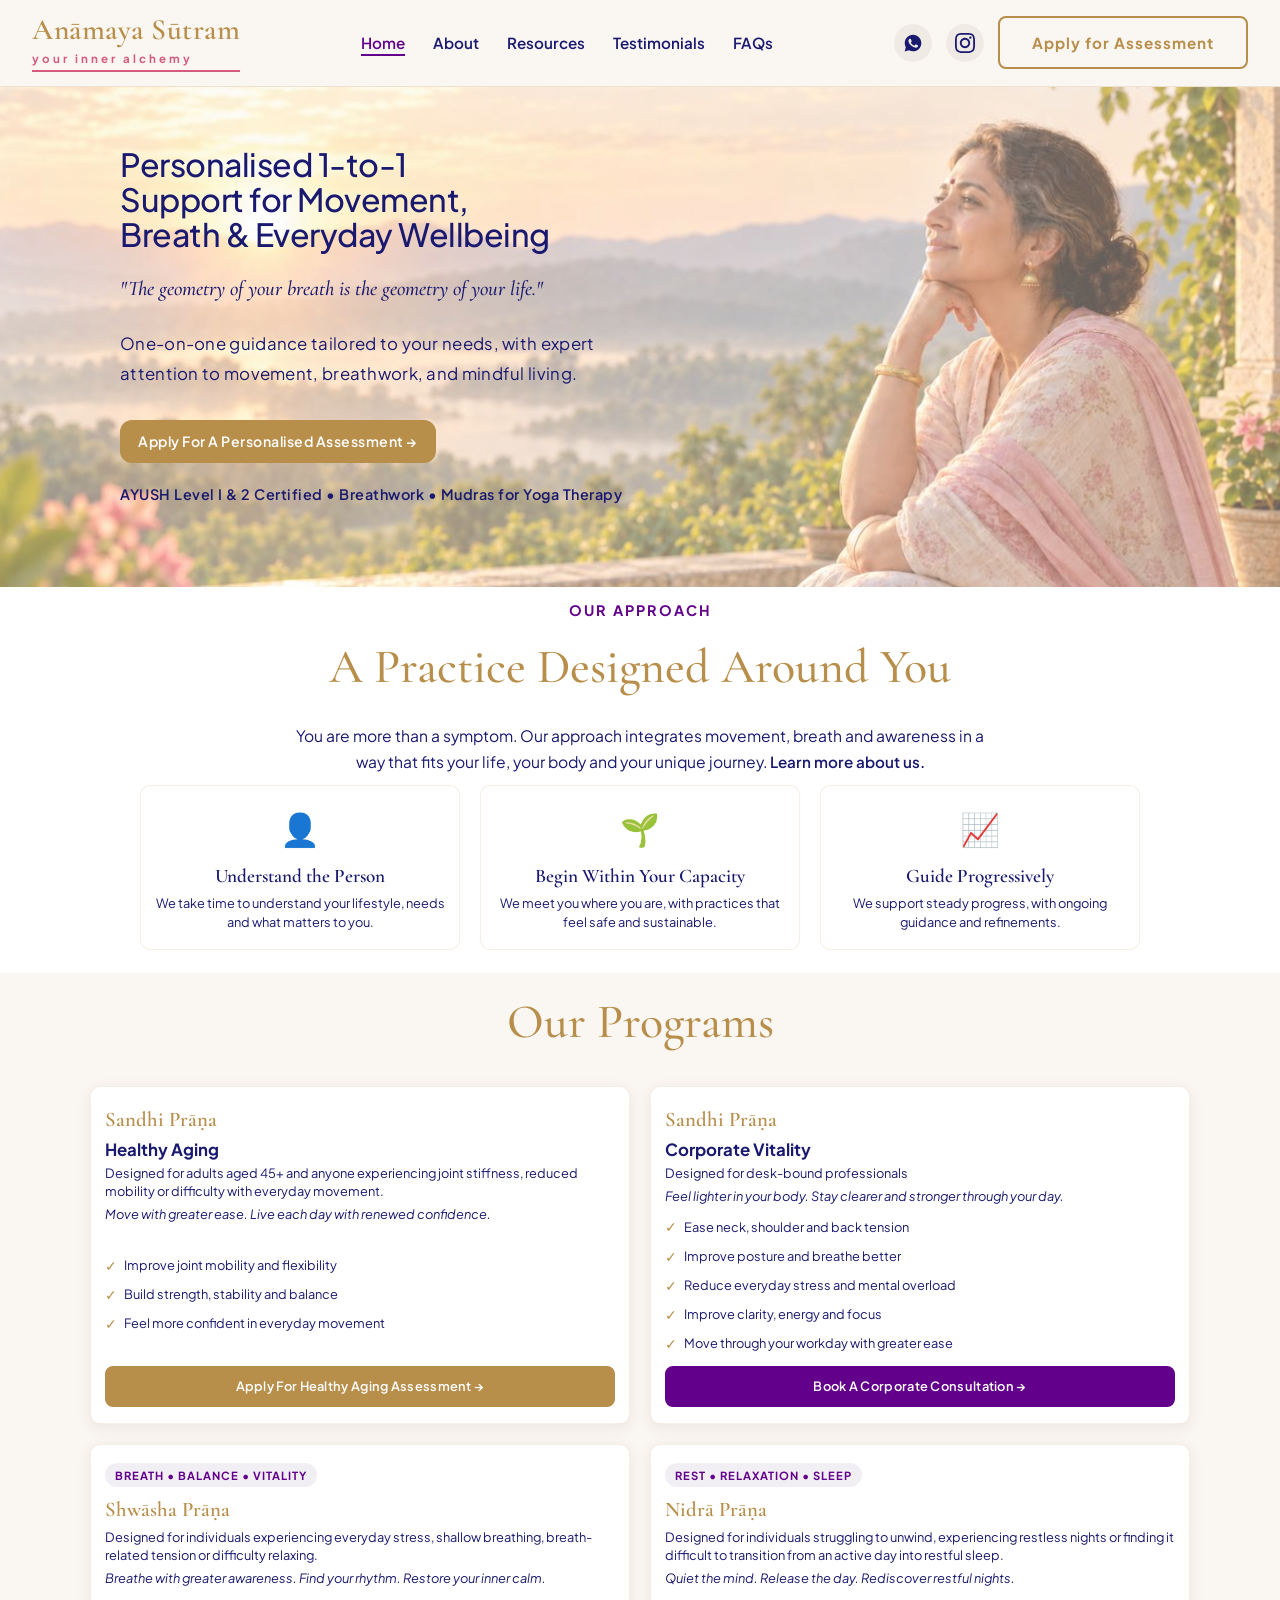
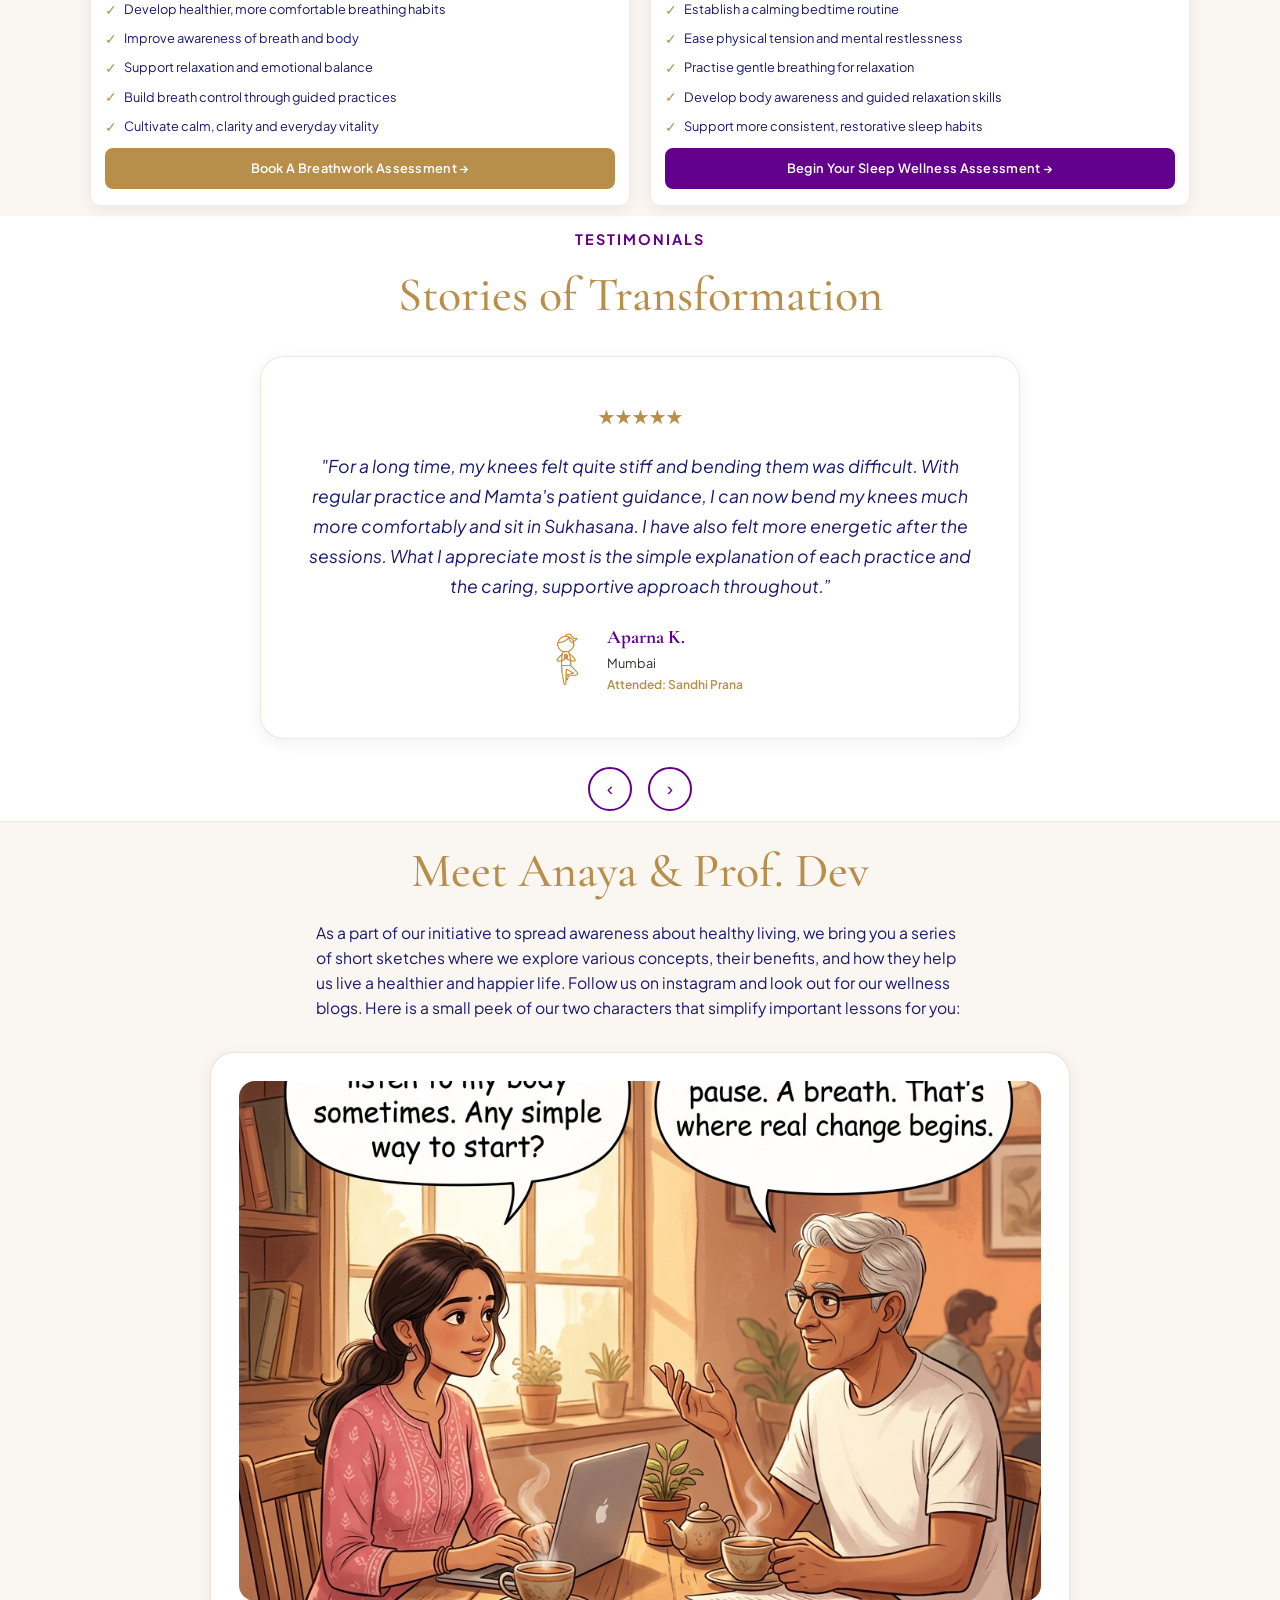
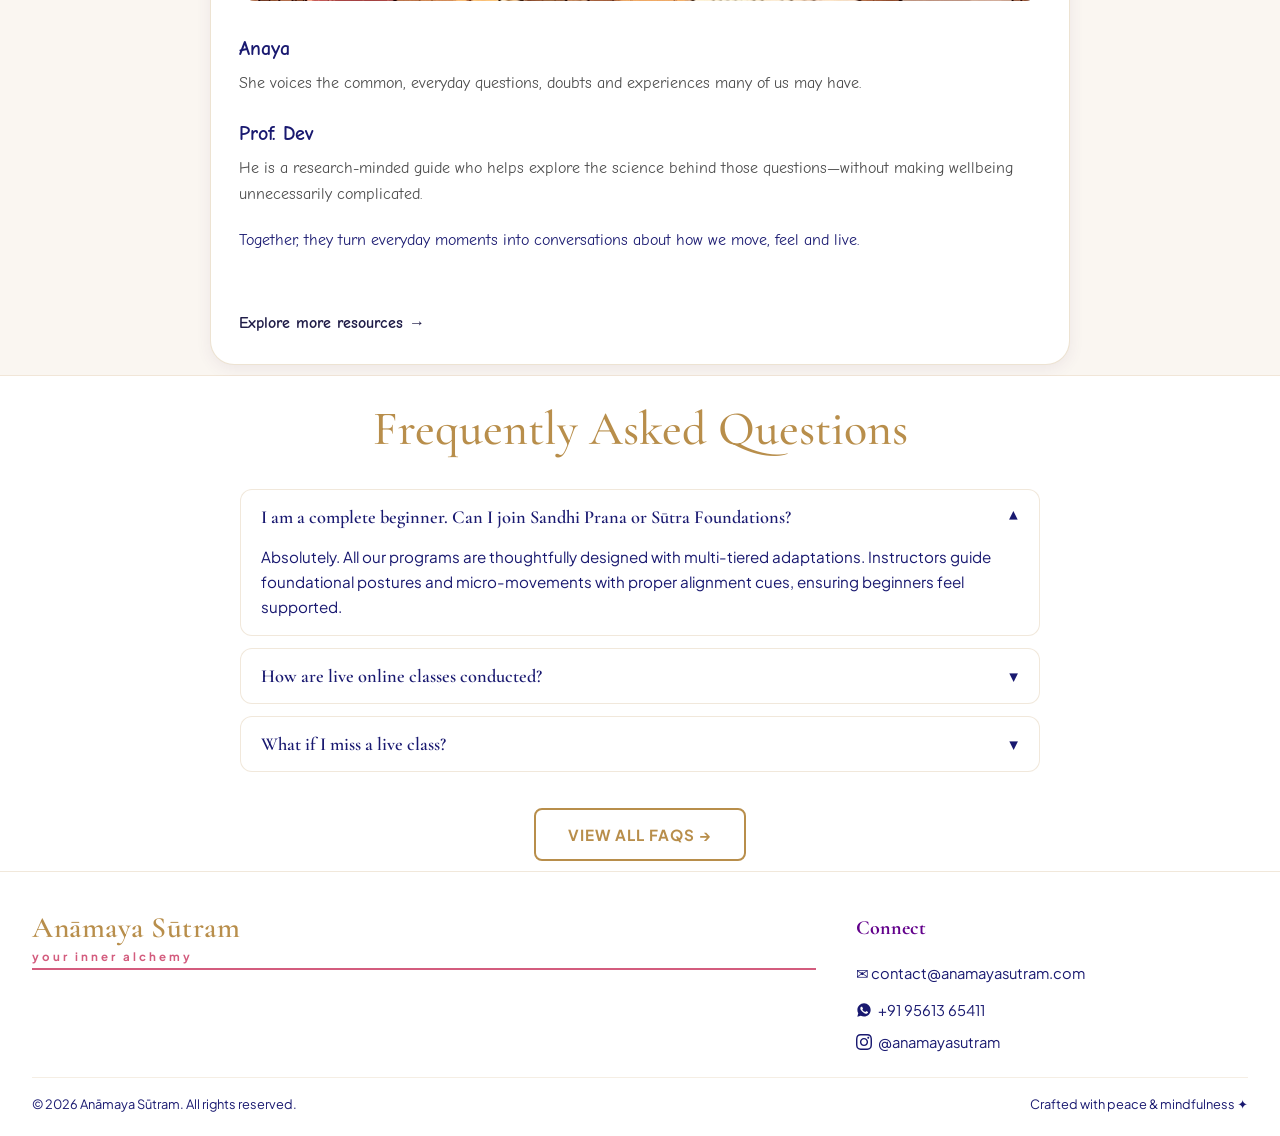
<file: index.html>
<!DOCTYPE html>
<html lang="en">

<head>
  <meta charset="UTF-8">
  <meta name="viewport" content="width=device-width, initial-scale=1.0">
  <title>Anāmaya sūtram | Your Inner Alchemy</title>
  <meta name="description"
    content="Science-informed guidance through breath, movement, mudras and mindful awareness. Restore your natural state of wellness.">
  <link rel="stylesheet" href="css/style.css">
  <link rel="icon" href="images/logo.jpg">
</head>

<body>

  <!-- Header / Navigation Bar (Matching Header Screenshot 1) -->
  <header class="navbar">
    <div class="container nav-container">

      <!-- Left Brand Title & Subtitle with Line -->
      <a href="index.html" class="nav-brand-screenshot">
        <span class="nav-brand-title">Anāmaya Sūtram</span></span>
        <span class="nav-brand-tagline">your inner alchemy</span>
      </a>

      <!-- Desktop Navigation Links -->
      <ul class="nav-links">
        <li><a href="index.html" class="nav-link active">Home</a></li>
        <!-- <li><a href="sandhi-prana.html" class="nav-link">Courses</a></li> -->
        <li><a href="about.html" class="nav-link">About</a></li>
        <li><a href="#anaya-prof-dev" class="nav-link">Resources</a></li>
        <li><a href="#testimonials" class="nav-link">Testimonials</a></li>
        <li><a href="#faqs" class="nav-link">FAQs</a></li>
      </ul>

      <!-- Right Header Actions (WhatsApp, Instagram, Purple ENQUIRE Button) -->
      <div class="nav-right-actions">
        <a href="https://wa.me/919561365411" target="_blank" rel="noopener noreferrer" class="social-pill"
          aria-label="WhatsApp">
          <svg viewBox="0 0 24 24">
            <path
              d="M12.031 2c-5.514 0-9.969 4.456-9.969 9.969 0 1.761.459 3.477 1.334 4.988l-1.396 5.109 5.234-1.373c1.458.799 3.104 1.22 4.797 1.22 5.513 0 9.968-4.456 9.968-9.969s-4.455-9.969-9.968-9.969zm5.836 14.173c-.244.687-1.42 1.312-1.969 1.393-.526.078-1.2.112-3.411-.806-2.825-1.173-4.646-4.043-4.786-4.23-.14-.188-1.139-1.517-1.139-2.894 0-1.377.722-2.054.98-2.335.258-.282.562-.352.75-.352.188 0 .375 0 .539.009.174.009.407-.066.637.487.244.586.834 2.033.906 2.18.072.146.12.318.024.506-.096.188-.144.305-.287.474-.143.169-.301.377-.43.506-.143.143-.292.299-.126.584.166.285.736 1.214 1.58 1.966 1.085.967 2.001 1.267 2.286 1.408.285.141.452.12.619-.072.167-.192.716-.834.906-1.119.189-.285.378-.238.636-.144.258.094 1.637.772 1.918.913.281.141.469.211.539.329.07.117.07.682-.174 1.369z" />
          </svg>
        </a>
        <a href="https://www.instagram.com/anamayasutram/" target="_blank" rel="noopener noreferrer" class="social-pill"
          aria-label="Instagram">
          <svg viewBox="0 0 24 24">
            <path
              d="M12 2.163c3.204 0 3.584.012 4.85.07 3.252.148 4.771 1.691 4.919 4.919.058 1.265.069 1.645.069 4.849 0 3.205-.012 3.584-.069 4.849-.149 3.225-1.664 4.771-4.919 4.919-1.266.058-1.644.07-4.85.07-3.204 0-3.584-.012-4.849-.07-3.26-.149-4.771-1.699-4.919-4.92-.058-1.265-.07-1.644-.07-4.849 0-3.204.013-3.583.07-4.849.149-3.227 1.664-4.771 4.919-4.919 1.266-.057 1.645-.069 4.849-.069zm0-2.163c-3.259 0-3.667.014-4.947.072-4.358.2-6.78 2.618-6.98 6.98-.059 1.281-.073 1.689-.073 4.948 0 3.259.014 3.668.072 4.948.2 4.358 2.618 6.78 6.98 6.98 1.281.058 1.689.072 4.948.072 3.259 0 3.668-.014 4.948-.072 4.354-.2 6.782-2.618 6.979-6.98.059-1.28.073-1.689.073-4.948 0-3.259-.014-3.667-.072-4.947-.196-4.354-2.617-6.78-6.979-6.98-1.281-.059-1.69-.073-4.949-.073zm0 5.838c-3.403 0-6.162 2.759-6.162 6.162s2.759 6.163 6.162 6.163 6.162-2.759 6.162-6.163c0-3.403-2.759-6.162-6.162-6.162zm0 10.162c-2.209 0-4-1.79-4-4 0-2.209 1.791-4 4-4s4 1.791 4 4c0 2.21-1.791 4-4 4zm6.406-11.845c-.796 0-1.441.645-1.441 1.44s.645 1.44 1.441 1.44c.795 0 1.439-.645 1.439-1.44s-.644-1.44-1.439-1.44z" />
          </svg>
        </a>
        <a href="https://forms.gle/pNHa3Q9pTXm5epXJA" target="_blank" rel="noopener noreferrer" class="btn btn-gold-outline">Apply for Assessment</a>
      </div>

      <button class="hamburger" aria-label="Toggle navigation">☰</button>
    </div>
  </header>

  <!-- Mobile Dropdown Menu -->
  <div class="mobile-menu">
    <ul class="mobile-nav-links">
      <li><a href="index.html">Home</a></li>
      <!-- <li><a href="sandhi-prana.html">Sandhi Prana</a></li> -->
      <li><a href="about.html">About</a></li>
      <li><a href="#anaya-prof-dev">Resources</a></li>
      <li><a href="#testimonials">Testimonials</a></li>
      <li><a href="#faqs">FAQs</a></li>
    </ul>
  </div>

  <!-- Hero Section (New Design with Personal Imagery) -->
  <section class="hero-wrapper">
    <div class="hero-overlay-content">
      <!-- Main Headline -->
      <h1 class="hero-headline">
        Personalised 1-to-1<br>
        Support for Movement,<br>
        Breath & Everyday Wellbeing
      </h1>

      <!-- Quote -->
      <p class="hero-quote">
        "The geometry of your breath is the geometry of your life."
      </p>

      <!-- Subheading -->
      <p class="hero-subheading">
        One-on-one guidance tailored to your needs, with expert attention to movement, breathwork, and mindful living.
      </p>

      <!-- Primary CTA Button -->
      <a href="https://forms.gle/pNHa3Q9pTXm5epXJA" target="_blank" rel="noopener noreferrer" class="btn btn-health-enquiry">Apply for a Personalised Assessment →</a>

      <!-- Supporting Text -->
      <p class="hero-supporting-text">
        AYUSH Level I & 2 Certified • Breathwork • Mudras for Yoga Therapy
      </p>

      <!-- Core Pillars Icons
      <div class="hero-pillars">
        <div class="pillar-item">
          <div class="pillar-icon">🌿</div>
          <div class="pillar-label">BREATH</div>
        </div>
        <div class="pillar-item">
          <div class="pillar-icon">🧘</div>
          <div class="pillar-label">MOVEMENT</div>
        </div>
        <div class="pillar-item">
          <div class="pillar-icon">🪷</div>
          <div class="pillar-label">AWARENESS</div>
        </div>
        <div class="pillar-item">
          <div class="pillar-icon">☀️</div>
          <div class="pillar-label">MINDFUL LIVING</div>
        </div>
      </div>
    </div> -->
  </section>
<!-- Why Practice With Us Section -->
  <section class="section-padding" style="background: #ffffff;">
    <div class="container">
      <div class="text-center" style="margin-bottom: 24px;">
        <span class="tagline-purple">Our Approach</span>
        <h2 class="gold-section-title" style="margin-top: 4px;">A Practice Designed Around You</h2>
        <p style="color: var(--color-midnight); max-width: 700px; margin: 16px auto 0; font-size: 0.98rem; line-height: 1.65;">
          You are more than a symptom. Our approach integrates movement, breath and awareness in a way that fits your life, your body and your unique journey. <a href="about.html" class="nav-link">Learn more about us.</a>
      </p>
        </p>
      </div>

      <div class="approach-cards-grid">
        <div class="approach-card">
          <div class="approach-icon">👤</div>
          <h3 class="approach-title">Understand the Person</h3>
          <p class="approach-desc">We take time to understand your lifestyle, needs and what matters to you.</p>
        </div>

        <div class="approach-card">
          <div class="approach-icon">🌱</div>
          <h3 class="approach-title">Begin Within Your Capacity</h3>
          <p class="approach-desc">We meet you where you are, with practices that feel safe and sustainable.</p>
        </div>

        <div class="approach-card">
          <div class="approach-icon">📈</div>
          <h3 class="approach-title">Guide Progressively</h3>
          <p class="approach-desc">We support steady progress, with ongoing guidance and refinements.</p>
        </div>
      </div>
    </div>
  </section>

  <!-- What is Anāmaya sūtram Section (Matching Screenshot 1)
  <section class="section-what-is" id="what-is">
    <div class="container">
      <h2 class="gold-section-title">What is Anāmaya Sūtram?</h2>
      <div class="geometry-quote">
        "Even through such a gross thing as breath I can get hold of the Spirit itself" <br> ~ Swami Vivekananda
      </div>

      <p class="science-desc">
        We provide science-backed courses combining yoga, breathwork and mindfulness. 
    </div>
  </section> -->

  <!-- Guided Programs Section -->
  <section class="section-padding bg-ivory" id="programs">
    <div class="container">
      <div class="text-center" style="margin-bottom: 24px;">
        <h2 class="gold-section-title">Our Programs</h2>
      </div>

      <div class="programs-grid-two">
        <!-- Healthy Aging Program -->
        <div class="program-card-featured">
          <div class="program-featured-header">
            <h3 class="program-featured-title">Sandhi Prāṇa</h3>
            <p class="program-featured-subtitle">Healthy Aging</p>
            <p class="program-featured-descriptor">Designed for adults aged 45+ and anyone experiencing joint stiffness, reduced mobility or difficulty with everyday movement.</p>
            <p class="program-featured-tagline">Move with greater ease. Live each day with renewed confidence.</p>
          </div>

          <div class="program-featured-content">
            <ul class="program-featured-list">
              <li>Improve joint mobility and flexibility</li>
              <li>Build strength, stability and balance</li>
              <li>Feel more confident in everyday movement</li>
            </ul>
          </div>

          <a href="https://forms.gle/pNHa3Q9pTXm5epXJA" target="_blank" rel="noopener noreferrer" class="btn btn-program-gold">Apply for Healthy Aging Assessment →</a>
        </div>

        <!-- Corporate Vitality Program -->
        <div class="program-card-featured">
          <div class="program-featured-header">
            <h3 class="program-featured-title">Sandhi Prāṇa</h3>
            <p class="program-featured-subtitle">Corporate Vitality</p>
            <p class="program-featured-descriptor">Designed for desk-bound professionals</p>
            <p class="program-featured-tagline">Feel lighter in your body. Stay clearer and stronger through your day.</p>
          </div>

          <div class="program-featured-content">
            <ul class="program-featured-list">
              <li>Ease neck, shoulder and back tension</li>
              <li>Improve posture and breathe better</li>
              <li>Reduce everyday stress and mental overload</li>
              <li>Improve clarity, energy and focus</li>
              <li>Move through your workday with greater ease</li>
            </ul>
          </div>

          <a href="https://forms.gle/pNHa3Q9pTXm5epXJA" target="_blank" rel="noopener noreferrer" class="btn btn-program-purple">Book a Corporate Consultation →</a>
        </div>

        <!-- Shwāsa Prāṇa Program -->
        <div class="program-card-featured">
          <div class="program-featured-header">
            <span class="program-featured-tag">Breath • Balance • Vitality</span>
            <h3 class="program-featured-title">Shwāsha Prāṇa</h3>
            <p class="program-featured-descriptor">Designed for individuals experiencing everyday stress, shallow breathing, breath-related tension or difficulty relaxing.</p>
            <p class="program-featured-tagline">Breathe with greater awareness. Find your rhythm. Restore your inner calm.</p>
          </div>

          <div class="program-featured-content">
            <ul class="program-featured-list">
              <li>Develop healthier, more comfortable breathing habits</li>
              <li>Improve awareness of breath and body</li>
              <li>Support relaxation and emotional balance</li>
              <li>Build breath control through guided practices</li>
              <li>Cultivate calm, clarity and everyday vitality</li>
            </ul>
          </div>

          <a href="https://forms.gle/pNHa3Q9pTXm5epXJA" target="_blank" rel="noopener noreferrer" class="btn btn-program-gold">Book a Breathwork Assessment →</a>
        </div>

        <!-- Nidrā Prāṇa Program -->
        <div class="program-card-featured">
          <div class="program-featured-header">
            <span class="program-featured-tag">Rest • Relaxation • Sleep</span>
            <h3 class="program-featured-title">Nidrā Prāṇa</h3>
            <p class="program-featured-descriptor">Designed for individuals struggling to unwind, experiencing restless nights or finding it difficult to transition from an active day into restful sleep.</p>
            <p class="program-featured-tagline">Quiet the mind. Release the day. Rediscover restful nights.</p>
          </div>

          <div class="program-featured-content">
            <ul class="program-featured-list">
              <li>Establish a calming bedtime routine</li>
              <li>Ease physical tension and mental restlessness</li>
              <li>Practise gentle breathing for relaxation</li>
              <li>Develop body awareness and guided relaxation skills</li>
              <li>Support more consistent, restorative sleep habits</li>
            </ul>
          </div>

          <a href="https://forms.gle/pNHa3Q9pTXm5epXJA" target="_blank" rel="noopener noreferrer" class="btn btn-program-purple">Begin Your Sleep Wellness Assessment →</a>
        </div>
      </div>
    </div>
  </section>

  
  <!-- Upcoming Batch Section -->
    <!--Commented out for now; but can be used when u want to advertise live sessions  -->
  <!-- <section class="section-padding bg-ivory">
    <div class="container">
      <div class="batch-container">
        <div class="batch-grid">
          <div>
            <span class="program-tag">✦ Upcoming Immersion</span>
            <h2 class="batch-title">Sandhi Prana &amp; Inner Alchemy</h2>
            <p style="color: var(--color-midnight); font-size: 1rem; line-height: 1.6;">
              Designed to awaken vital vitality, ease joint stiffness, and anchor peace into your daily routine. Guided
              live with personal attention to individual alignment.
            </p>
            <ul class="program-highlights" style="margin-top: 16px;">
              <li>Joint Lubrication &amp; Mobility Mechanics</li>
              <li>Prāṇāyāma &amp; Breathwork</li>
              <li>Sūtra Wisdom &amp; Meditation</li>
              <li>Personalized Verbal Adjustments</li>
            </ul>
          </div> -->

          <!-- <div class="batch-card-right">
            <div
              style="display: flex; justify-content: space-between; align-items: center; border-bottom: 1px solid rgba(184,142,75,0.2); padding-bottom: 12px; margin-bottom: 20px;">
              <span
                style="font-size: 0.75rem; text-transform: uppercase; color: var(--color-muted); font-weight: 600;">Status</span>
              <span
                style="font-size: 0.75rem; font-weight: 700; color: var(--color-purple); background: rgba(83,55,107,0.1); padding: 4px 12px; border-radius: 12px;">Filling
                Fast (5 seats left)</span>
            </div>

            <div class="batch-info-item">
              <div class="batch-info-icon">📅</div>
              <div class="batch-info-text">
                <label>Start Date</label>
                <span>September 10, 2026</span>
              </div>
            </div>

            <div class="batch-info-item">
              <div class="batch-info-icon">⏰</div>
              <div class="batch-info-text">
                <label>Schedule &amp; Time</label>
                <span>Tue, Thu &amp; Sat • 7:30 AM IST</span>
              </div>
            </div>

            <div class="batch-info-item">
              <div class="batch-info-icon">💻</div>
              <div class="batch-info-text">
                <label>Mode</label>
                <span>Online (Live Interactive Zoom)</span>
              </div>
            </div>

            <button onclick="openModal('Sandhi Prana')" class="btn btn-purple"
              style="width: 100%; margin-top: 12px;">REGISTER NOW</button>
          </div>
        </div>
      </div>
    </div>
  </section> -->

  <!-- Practitioner Testimonials Section (id="testimonials") -->
  <section class="section-padding" style="background: #ffffff;" id="testimonials">
    <div class="container">
      <div class="text-center" style="margin-bottom: 20px;">
        <span class="tagline-purple">Testimonials</span>
        <h2 class="gold-section-title" style="margin-top: 4px;">Stories of Transformation</h2>
      </div>

      <div class="testimonial-card">
        <div style="color: var(--color-gold); font-size: 1.2rem;">★★★★★</div>
        <p class="quote-text" id="testimonialQuote">
          "For a long time, my knees felt quite stiff and bending them was difficult. With regular practice and Mamta's
          patient guidance, I can now bend my knees much more comfortably and sit in Sukhasana. I have also felt more
          energetic after the sessions. What I appreciate most is the simple explanation of each practice and the
          caring, supportive approach throughout.”
        </p>
        <div class="user-bio">
          <img src="doodles/vrksasana_gold.png" alt="User avatar" class="user-avatar" id="testimonialAvatar">
          <div>
            <h4 style="font-family: var(--font-heading); font-size: 1.2rem; color: var(--color-purple);"
              id="testimonialName">Aparna K.</h4>
            <div style="font-size: 0.8rem; color: var(--color-muted);" id="testimonialRole">Mumbai</div>
            <div style="font-size: 0.75rem; color: var(--color-gold); font-weight: 600;" id="testimonialBatch">Attended:
              Sandhi Prana</div>
          </div>
        </div>
      </div>

      <div class="slider-controls">
        <button onclick="prevTestimonial()" class="slider-btn">‹</button>
        <button onclick="nextTestimonial()" class="slider-btn">›</button>
      </div>

      <!-- <div class="text-center" style="margin-top: 28px;">
        <a href="testimonials.html" class="btn btn-gold-outline">VIEW ALL STORIES →</a>
      </div>
    </div> -->
  </section>

  <!-- Meet Anaya & Prof. Dev Section (PLACED RIGHT ABOVE FAQs AS REQUESTED!) -->
  <section class="section-padding bg-ivory" id="anaya-prof-dev"
    style="border-top: 1px solid rgba(184,142,75,0.15); border-bottom: 1px solid rgba(184,142,75,0.15);">
    <div class="container">
      <div class="text-center" style="margin-bottom: 32px;">
        <h2 class="gold-section-title">Meet Anaya &amp; Prof. Dev</h2>
        <p class="science-desc">
          As a part of our initiative to spread awareness about healthy living, we bring you a series of short sketches where we explore various concepts, their benefits, and how they help us live a healthier and happier life. Follow us on instagram and look out for our wellness blogs. Here is a small peek of our two characters that simplify important lessons for you:
        </p>
      </div>  
      </div>

      <div class="anaya-dev-card">
        <img src="images/anaya_prof_dev.png" alt="Anaya and Prof. Dev Illustrated Discussion" class="anaya-dev-img">

        <div class="character-descriptions">
          <div class="character-item">
            <h4 class="text-purple">Anaya</h4>
            <p>She voices the common, everyday questions, doubts and experiences many of us may have.</p>
          </div>

          <div class="character-item">
            <h4 class="text-green">Prof. Dev</h4>
            <p>He is a research-minded guide who helps explore the science behind those questions—without making
              wellbeing
              unnecessarily complicated.</p>
          </div>

          <p style="font-size: 1rem; color: var(--color-midnight); margin-bottom: 24px;">
            Together, they turn everyday moments into conversations about how we move, feel and live.
          </p>

          <div>
            <a href="resources.html" class="explore-series-link">Explore more resources →</a>
          </div>
        </div>
      </div>
    </div>
  </section>

  <!-- Frequently Asked Questions Section (id="faqs") -->
  <section class="section-padding" style="background: #ffffff;" id="faqs">
    <div class="container">
      <div class="text-center" style="margin-bottom: 20px;">
        <!-- <span class="tagline-purple">Common Inquiries</span> -->
        <h2 class="gold-section-title" style="margin-top: 4px;">Frequently Asked Questions</h2>
      </div>

      <div class="accordion">
        <div class="accordion-item active">
          <button class="accordion-header">
            <span>I am a complete beginner. Can I join Sandhi Prana or Sūtra Foundations?</span>
            <span class="accordion-icon">▼</span>
          </button>
          <div class="accordion-body">
            Absolutely. All our programs are thoughtfully designed with multi-tiered adaptations. Instructors guide
            foundational postures and micro-movements with proper alignment cues, ensuring beginners feel supported.
          </div>
        </div>

        <div class="accordion-item">
          <button class="accordion-header">
            <span>How are live online classes conducted?</span>
            <span class="accordion-icon">▼</span>
          </button>
          <div class="accordion-body">
            Our live online classes are streamed via high-definition interactive Zoom sessions. Instructors observe
            participants carefully, providing real-time alignment corrections and verbal cues.
          </div>
        </div>

        <div class="accordion-item">
          <button class="accordion-header">
            <span>What if I miss a live class?</span>
            <span class="accordion-icon">▼</span>
          </button>
          <div class="accordion-body">
            Every live session is recorded in full high-definition and shared on your student portal within 3 hours. You
            receive access to recordings for the entire batch duration plus a catch-up buffer.
          </div>
        </div>
      </div>

      <div class="text-center" style="margin-top: 36px;">
        <a href="faq.html" class="btn btn-gold-outline">VIEW ALL FAQS →</a>
      </div>
      </div>
    </div>
  </section>

  <!-- Footer -->
  <footer>
    <div class="container">
      <div class="footer-grid">
        <div>
          <a href="index.html" class="nav-brand-screenshot" style="margin-bottom: 16px;">
            <span class="nav-brand-title">Anāmaya Sūtram</span>
            <span class="nav-brand-tagline">your inner alchemy</span>
          </a>
        </div>

        <div>
          <h4
            style="font-family: var(--font-heading); font-size: 1.25rem; color: var(--color-purple); margin-bottom: 16px;">
            Connect</h4>
          <p style="font-size: 0.92rem; color: var(--color-midnight); margin-bottom: 12px;">✉ contact@anamayasutram.com</p>
          <a href="https://wa.me/919561365411" target="_blank" rel="noopener noreferrer" style="text-decoration: none; color: var(--color-midnight); display: inline-flex; align-items: center; gap: 6px; font-size: 0.92rem; margin-bottom: 8px;">
            <svg viewBox="0 0 24 24" style="width: 16px; height: 16px; fill: currentColor;">
              <path d="M12.031 2c-5.514 0-9.969 4.456-9.969 9.969 0 1.761.459 3.477 1.334 4.988l-1.396 5.109 5.234-1.373c1.458.799 3.104 1.22 4.797 1.22 5.513 0 9.968-4.456 9.968-9.969s-4.455-9.969-9.968-9.969zm5.836 14.173c-.244.687-1.42 1.312-1.969 1.393-.526.078-1.2.112-3.411-.806-2.825-1.173-4.646-4.043-4.786-4.23-.14-.188-1.139-1.517-1.139-2.894 0-1.377.722-2.054.98-2.335.258-.282.562-.352.75-.352.188 0 .375 0 .539.009.174.009.407-.066.637.487.244.586.834 2.033.906 2.18.072.146.12.318.024.506-.096.188-.144.305-.287.474-.143.169-.301.377-.43.506-.143.143-.292.299-.126.584.166.285.736 1.214 1.58 1.966 1.085.967 2.001 1.267 2.286 1.408.285.141.452.12.619-.072.167-.192.716-.834.906-1.119.189-.285.378-.238.636-.144.258.094 1.637.772 1.918.913.281.141.469.211.539.329.07.117.07.682-.174 1.369z"/>
            </svg>
            +91 95613 65411
          </a>
          <br>
          <a href="https://www.instagram.com/anamayasutram/" target="_blank" rel="noopener noreferrer" style="text-decoration: none; color: var(--color-midnight); display: inline-flex; align-items: center; gap: 6px; font-size: 0.92rem;">
            <svg viewBox="0 0 24 24" style="width: 16px; height: 16px; fill: currentColor;">
              <path d="M12 2.163c3.204 0 3.584.012 4.85.07 3.252.148 4.771 1.691 4.919 4.919.058 1.265.069 1.645.069 4.849 0 3.205-.012 3.584-.069 4.849-.149 3.225-1.664 4.771-4.919 4.919-1.266.058-1.644.07-4.85.07-3.204 0-3.584-.012-4.849-.07-3.26-.149-4.771-1.699-4.919-4.92-.058-1.265-.07-1.644-.07-4.849 0-3.204.013-3.583.07-4.849.149-3.227 1.664-4.771 4.919-4.919 1.266-.057 1.645-.069 4.849-.069zm0-2.163c-3.259 0-3.667.014-4.947.072-4.358.2-6.78 2.618-6.98 6.98-.059 1.281-.073 1.689-.073 4.948 0 3.259.014 3.668.072 4.948.2 4.358 2.618 6.78 6.98 6.98 1.281.058 1.689.072 4.948.072 3.259 0 3.668-.014 4.948-.072 4.354-.2 6.782-2.618 6.979-6.98.059-1.28.073-1.689.073-4.948 0-3.259-.014-3.667-.072-4.947-.196-4.354-2.617-6.78-6.979-6.98-1.281-.059-1.69-.073-4.949-.073zm0 5.838c-3.403 0-6.162 2.759-6.162 6.162s2.759 6.163 6.162 6.163 6.162-2.759 6.162-6.163c0-3.403-2.759-6.162-6.162-6.162zm0 10.162c-2.209 0-4-1.79-4-4 0-2.209 1.791-4 4-4s4 1.791 4 4c0 2.21-1.791 4-4 4zm6.406-11.845c-.796 0-1.441.645-1.441 1.44s.645 1.44 1.441 1.44c.795 0 1.439-.645 1.439-1.44s-.644-1.44-1.439-1.44z"/>
            </svg>
            @anamayasutram
          </a>
        </div>
      </div>

      <div class="footer-bottom">
        <div>© 2026 Anāmaya Sūtram. All rights reserved.</div>
        <div>Crafted with peace &amp; mindfulness ✦</div>
      </div>
    </div>
  </footer>

  <!-- Modal Overlay -->
  <div class="modal-overlay" id="registrationModal">
    <div class="modal-card">
      <div class="modal-header">
        <div class="modal-title">Enquire / Join Batch</div>
        <button class="modal-close" id="closeModal">✕</button>
      </div>

      <div class="modal-body">
        <form id="registrationForm">
          <p style="font-size: 0.88rem; color: var(--color-muted); margin-bottom: 20px;">
            Fill out your details below to reserve your space or enquire about our upcoming batches.
          </p>

          <div class="form-group">
            <label>Full Name *</label>
            <input type="text" id="regName" class="form-control" placeholder="e.g. Radhika Sharma" required>
          </div>

          <div class="form-group">
            <label>Email Address *</label>
            <input type="email" id="regEmail" class="form-control" placeholder="you@example.com" required>
          </div>

          <div class="form-group">
            <label>Phone Number *</label>
            <input type="tel" id="regPhone" class="form-control" placeholder="+91 98765 43210" required>
          </div>

          <div class="form-group">
            <label>Preferred Program</label>
            <select id="preferredBatch" class="form-control">
              <option value="Sandhi Prana">Sandhi Prana (12-Week Joint Mobility Program)</option>
              <option value="Sūtra Foundations & Inner Alchemy">Sūtra Foundations (4-Week Core Immersion)</option>
              <option value="General Enquiry">General Enquiry</option>
            </select>
          </div>

          <div class="form-group">
            <label>Health Goals or Questions (Optional)</label>
            <textarea id="regMessage" class="form-control" rows="3"
              placeholder="Any joint stiffness, physical concerns or goals..."></textarea>
          </div>

          <button type="submit" class="btn btn-purple" style="width: 100%; margin-top: 8px;">SUBMIT ENQUIRY</button>
        </form>

        <div id="registrationSuccess" style="display: none; text-align: center; padding: 24px 0;">
          <div style="font-size: 3rem; color: var(--color-gold); margin-bottom: 12px;">✓</div>
          <h3 style="font-family: var(--font-heading); font-size: 2rem; color: var(--color-purple);">Namaste, <span
              id="userNameSuccess">Practitioner</span>!</h3>
          <p style="font-size: 0.95rem; color: var(--color-midnight); margin: 12px 0 24px 0;">Your enquiry has been received. Our team will contact you shortly with your batch orientation details.</p>
          <button onclick="closeModal()" class="btn btn-purple">Return to Home</button>
        </div>
      </div>
    </div>
  </div>

  <script src="js/main.js"></script>
</body>

</html>
</file>
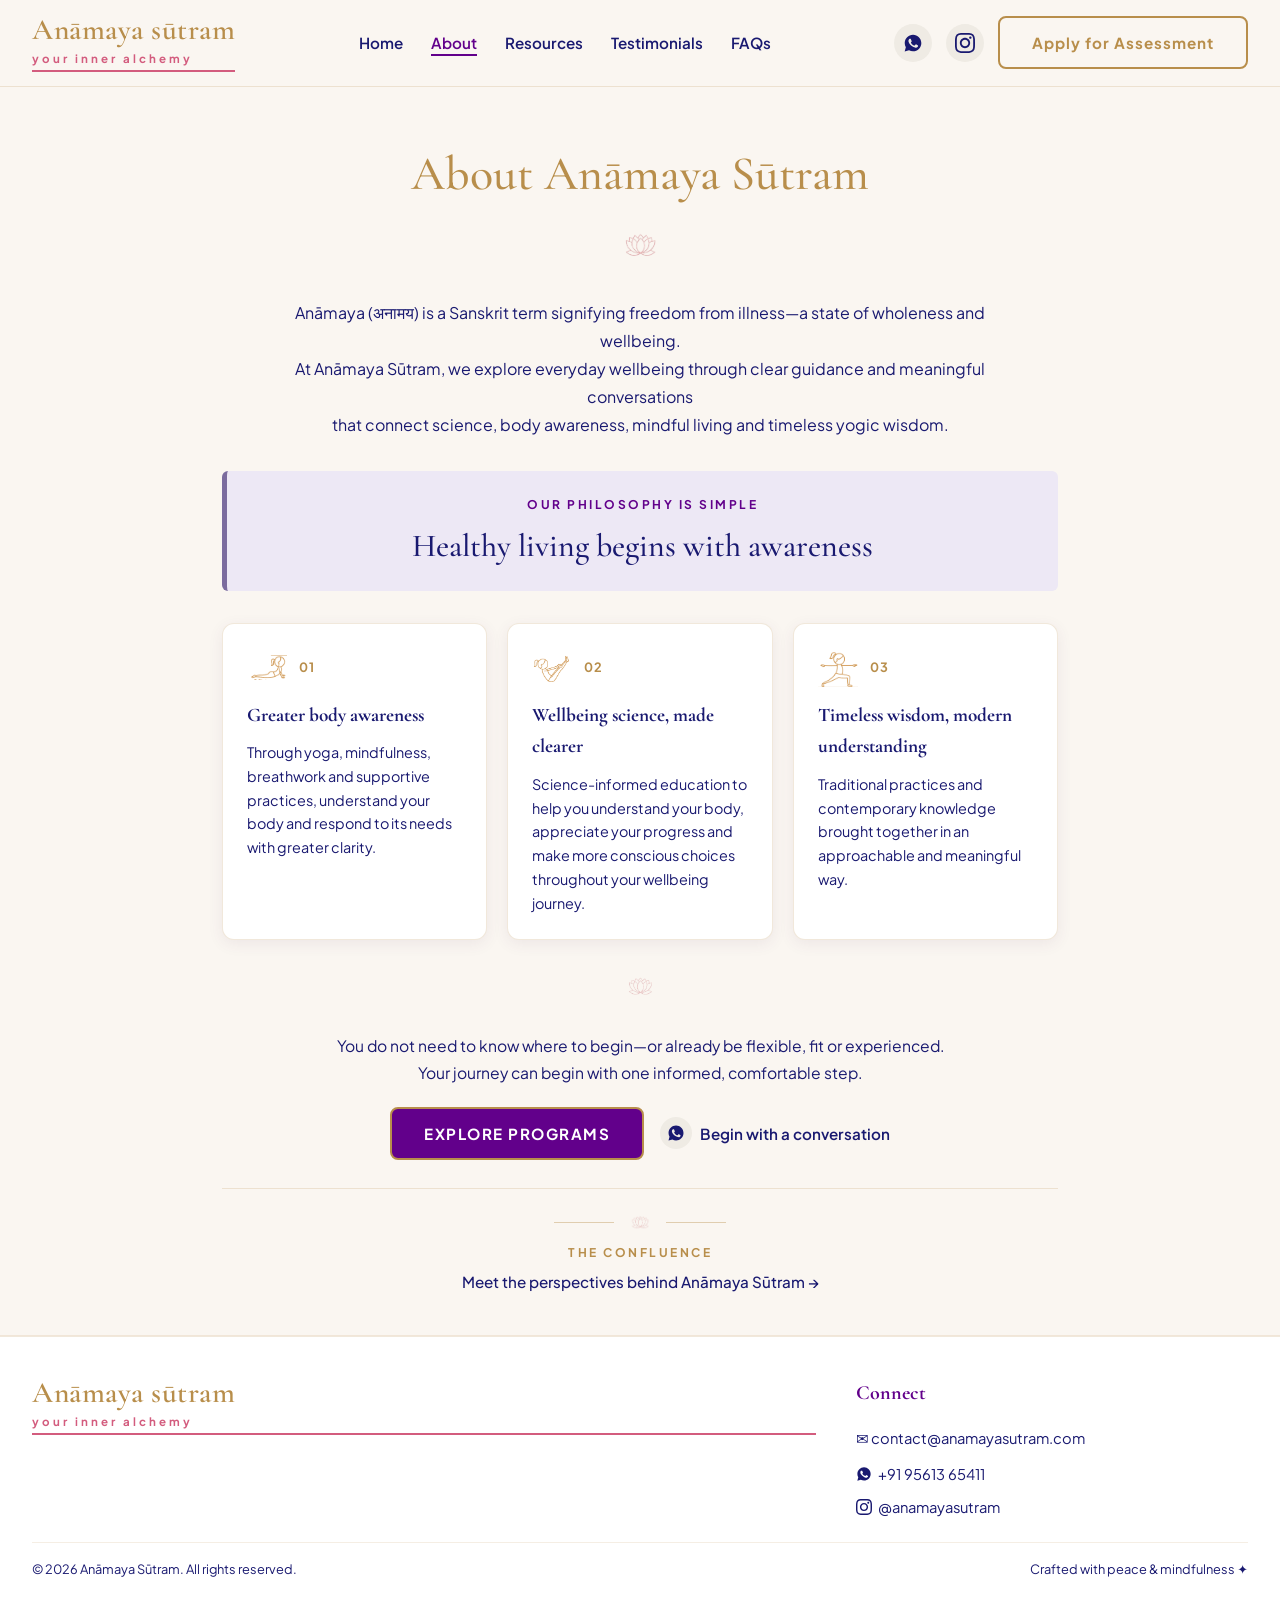
<file: about.html>
<!DOCTYPE html>
<html lang="en">

<head>
  <meta charset="UTF-8">
  <meta name="viewport" content="width=device-width, initial-scale=1.0">
  <title>About Us | Anāmaya sūtram</title>
  <meta name="description" content="Learn about Anāmaya sūtram">
  <link rel="stylesheet" href="css/style.css">
  <link rel="icon" href="images/logo.jpg">
</head>

<body>

  <!-- Header Navigation (Matching Header Screenshot 1) -->
  <header class="navbar">
    <div class="container nav-container">
      <a href="index.html" class="nav-brand-screenshot">
        <span class="nav-brand-title">Anāmaya sūtram</span>
        <span class="nav-brand-tagline">your inner alchemy</span>
      </a>

      <ul class="nav-links">
        <li><a href="index.html" class="nav-link">Home</a></li>
        <li><a href="about.html" class="nav-link active">About</a></li>
        <li><a href="resources.html" class="nav-link">Resources</a></li>
        <li><a href="testimonials.html" class="nav-link">Testimonials</a></li>
        <li><a href="faq.html" class="nav-link">FAQs</a></li>
      </ul>

      <div class="nav-right-actions">
        <a href="https://wa.me/919561365411" target="_blank" rel="noopener noreferrer" class="social-pill" aria-label="WhatsApp">
          <svg viewBox="0 0 24 24">
            <path
              d="M12.031 2c-5.514 0-9.969 4.456-9.969 9.969 0 1.761.459 3.477 1.334 4.988l-1.396 5.109 5.234-1.373c1.458.799 3.104 1.22 4.797 1.22 5.513 0 9.968-4.456 9.968-9.969s-4.455-9.969-9.968-9.969zm5.836 14.173c-.244.687-1.42 1.312-1.969 1.393-.526.078-1.2.112-3.411-.806-2.825-1.173-4.646-4.043-4.786-4.23-.14-.188-1.139-1.517-1.139-2.894 0-1.377.722-2.054.98-2.335.258-.282.562-.352.75-.352.188 0 .375 0 .539.009.174.009.407-.066.637.487.244.586.834 2.033.906 2.18.072.146.12.318.024.506-.096.188-.144.305-.287.474-.143.169-.301.377-.43.506-.143.143-.292.299-.126.584.166.285.736 1.214 1.58 1.966 1.085.967 2.001 1.267 2.286 1.408.285.141.452.12.619-.072.167-.192.716-.834.906-1.119.189-.285.378-.238.636-.144.258.094 1.637.772 1.918.913.281.141.469.211.539.329.07.117.07.682-.174 1.369z" />
          </svg>
        </a>
        <a href="https://www.instagram.com/anamayasutram/" target="_blank" rel="noopener noreferrer" class="social-pill"
          aria-label="Instagram">
          <svg viewBox="0 0 24 24">
            <path
              d="M12 2.163c3.204 0 3.584.012 4.85.07 3.252.148 4.771 1.691 4.919 4.919.058 1.265.069 1.645.069 4.849 0 3.205-.012 3.584-.069 4.849-.149 3.225-1.664 4.771-4.919 4.919-1.266.058-1.644.07-4.85.07-3.204 0-3.584-.012-4.849-.07-3.26-.149-4.771-1.699-4.919-4.92-.058-1.265-.07-1.644-.07-4.849 0-3.204.013-3.583.07-4.849.149-3.227 1.664-4.771 4.919-4.919 1.266-.057 1.645-.069 4.849-.069zm0-2.163c-3.259 0-3.667.014-4.947.072-4.358.2-6.78 2.618-6.98 6.98-.059 1.281-.073 1.689-.073 4.948 0 3.259.014 3.668.072 4.948.2 4.358 2.618 6.78 6.98 6.98 1.281.058 1.689.072 4.948.072 3.259 0 3.668-.014 4.948-.072 4.354-.2 6.782-2.618 6.979-6.98.059-1.28.073-1.689.073-4.948 0-3.259-.014-3.667-.072-4.947-.196-4.354-2.617-6.78-6.979-6.98-1.281-.059-1.69-.073-4.949-.073zm0 5.838c-3.403 0-6.162 2.759-6.162 6.162s2.759 6.163 6.162 6.163 6.162-2.759 6.162-6.163c0-3.403-2.759-6.162-6.162-6.162zm0 10.162c-2.209 0-4-1.79-4-4 0-2.209 1.791-4 4-4s4 1.791 4 4c0 2.21-1.791 4-4 4zm6.406-11.845c-.796 0-1.441.645-1.441 1.44s.645 1.44 1.441 1.44c.795 0 1.439-.645 1.439-1.44s-.644-1.44-1.439-1.44z" />
          </svg>
        </a>
        <a href="https://forms.gle/pNHa3Q9pTXm5epXJA" target="_blank" rel="noopener noreferrer" class="btn btn-gold-outline">Apply for Assessment</a>
      </div>

      <button class="hamburger" aria-label="Toggle navigation">☰</button>
    </div>
  </header>

  <!-- Mobile Dropdown Menu -->
  <div class="mobile-menu">
    <ul class="mobile-nav-links">
      <li><a href="index.html">Home</a></li>
      <li><a href="about.html">About</a></li>
      <li><a href="resources.html">Resources</a></li>
      <li><a href="testimonials.html">Testimonials</a></li>
      <li><a href="faq.html">FAQs</a></li>
    </ul>
  </div>

  <!-- About Hero Section -->
  <section style="padding: 48px 24px 40px; background-color: var(--color-ivory); border-bottom: 1px solid rgba(184,142,75,0.15);">
    <div class="container" style="max-width: 900px;">

      <!-- Title + Lotus -->
      <div class="text-center" style="margin-bottom: 28px;">
        <h1 class="gold-section-title" style="font-size: 3rem; margin: 0 0 14px 0;">About Anāmaya Sūtram</h1>
        <img src="images/lotus-icon.png" alt="Lotus" style="width: 36px; height: 36px; object-fit: contain; opacity: 0.85;">
      </div>

      <!-- Description -->
      <div class="text-center" style="max-width: 700px; margin: 0 auto 32px;">
        <p style="font-size: 1rem; color: var(--color-midnight); line-height: 1.75; margin: 0;">
          Anāmaya (अनामय) is a Sanskrit term signifying freedom from illness—a state of wholeness and wellbeing.<br>
          At Anāmaya Sūtram, we explore everyday wellbeing through clear guidance and meaningful conversations<br>
          that connect science, body awareness, mindful living and timeless yogic wisdom.
        </p>
      </div>

      <!-- Philosophy Box -->
      <div style="max-width: 840px; margin: 0 auto 32px; background: #EDE8F5; border-left: 5px solid #7B6B9E; border-radius: 6px; padding: 24px 32px;">
        <p style="font-size: 0.75rem; text-align: center; font-weight: 700; letter-spacing: 2.5px; text-transform: uppercase; color: var(--color-purple); margin: 0 0 10px 0;">Our Philosophy is Simple</p>
        <h2 style="font-family: var(--font-heading); font-size: 2rem; text-align: center; color: var(--color-midnight); margin: 0; font-weight: 500; line-height: 1.3;">Healthy living begins with awareness</h2>
      </div>

      <!-- Three Pillar Cards -->
      <div style="display: grid; grid-template-columns: repeat(auto-fit, minmax(260px, 1fr)); gap: 20px; max-width: 840px; margin: 0 auto 32px;">

        <!-- Card 1 -->
        <div style="background: #ffffff; border-radius: 12px; padding: 24px; border: 1px solid rgba(184, 142, 75, 0.2); box-shadow: var(--shadow-sm);">
          <div style="display: flex; align-items: center; gap: 12px; margin-bottom: 12px;">
            <img src="doodles/Bhujang_gold.png" alt="01" style="width: 40px; height: 40px; object-fit: contain; opacity: 0.9;">
            <span style="font-size: 0.8rem; font-weight: 700; color: var(--color-gold); letter-spacing: 1px;">01</span>
          </div>
          <h4 style="font-family: var(--font-heading); font-size: 1.2rem; font-weight: 700; color: var(--color-midnight); margin: 0 0 10px 0;">Greater body awareness</h4>
          <p style="font-size: 0.9rem; color: var(--color-midnight); line-height: 1.65; margin: 0;">
            Through yoga, mindfulness, breathwork and supportive practices, understand your body and respond to its needs with greater clarity.
          </p>
        </div>

        <!-- Card 2 -->
        <div style="background: #ffffff; border-radius: 12px; padding: 24px; border: 1px solid rgba(184, 142, 75, 0.2); box-shadow: var(--shadow-sm);">
          <div style="display: flex; align-items: center; gap: 12px; margin-bottom: 12px;">
            <img src="doodles/Nav_gold.png" alt="02" style="width: 40px; height: 40px; object-fit: contain; opacity: 0.9;">
            <span style="font-size: 0.8rem; font-weight: 700; color: var(--color-gold); letter-spacing: 1px;">02</span>
          </div>
          <h4 style="font-family: var(--font-heading); font-size: 1.2rem; font-weight: 700; color: var(--color-midnight); margin: 0 0 10px 0;">Wellbeing science, made clearer</h4>
          <p style="font-size: 0.9rem; color: var(--color-midnight); line-height: 1.65; margin: 0;">
            Science-informed education to help you understand your body, appreciate your progress and make more conscious choices throughout your wellbeing journey.
          </p>
        </div>

        <!-- Card 3 -->
        <div style="background: #ffffff; border-radius: 12px; padding: 24px; border: 1px solid rgba(184, 142, 75, 0.2); box-shadow: var(--shadow-sm);">
          <div style="display: flex; align-items: center; gap: 12px; margin-bottom: 12px;">
            <img src="doodles/Vidharba_gold.png" alt="03" style="width: 40px; height: 40px; object-fit: contain; opacity: 0.9;">
            <span style="font-size: 0.8rem; font-weight: 700; color: var(--color-gold); letter-spacing: 1px;">03</span>
          </div>
          <h4 style="font-family: var(--font-heading); font-size: 1.2rem; font-weight: 700; color: var(--color-midnight); margin: 0 0 10px 0;">Timeless wisdom, modern understanding</h4>
          <p style="font-size: 0.9rem; color: var(--color-midnight); line-height: 1.65; margin: 0;">
            Traditional practices and contemporary knowledge brought together in an approachable and meaningful way.
          </p>
        </div>

      </div>

      <!-- Divider with lotus -->
      <div class="text-center" style="margin-bottom: 24px;">
        <img src="images/lotus-icon.png" alt="" style="width: 28px; height: 28px; object-fit: contain; opacity: 0.6;">
      </div>

      <!-- CTA -->
      <div class="text-center" style="margin-bottom: 28px;">
        <p style="font-size: 0.98rem; color: var(--color-midnight); line-height: 1.75; margin: 0 0 20px 0;">
          You do not need to know where to begin—or already be flexible, fit or experienced.<br>
          Your journey can begin with one informed, comfortable step.
        </p>
        <div style="display: flex; gap: 16px; justify-content: center; align-items: center; flex-wrap: wrap;">
          <a href="sandhi-prana.html" class="btn btn-purple" style="letter-spacing: 1.5px;">EXPLORE PROGRAMS</a>
          <a href="https://wa.me/919561365411" target="_blank" rel="noopener noreferrer" style="text-decoration: none; display: inline-flex; align-items: center; gap: 8px; color: var(--color-midnight); font-size: 0.95rem; font-weight: 600;">
            <span class="social-pill" style="width: 32px; height: 32px; flex-shrink: 0;">
              <svg viewBox="0 0 24 24" style="width: 18px; height: 18px; fill: currentColor;">
                <path d="M12.031 2c-5.514 0-9.969 4.456-9.969 9.969 0 1.761.459 3.477 1.334 4.988l-1.396 5.109 5.234-1.373c1.458.799 3.104 1.22 4.797 1.22 5.513 0 9.968-4.456 9.968-9.969s-4.455-9.969-9.968-9.969zm5.836 14.173c-.244.687-1.42 1.312-1.969 1.393-.526.078-1.2.112-3.411-.806-2.825-1.173-4.646-4.043-4.786-4.23-.14-.188-1.139-1.517-1.139-2.894 0-1.377.722-2.054.98-2.335.258-.282.562-.352.75-.352.188 0 .375 0 .539.009.174.009.407-.066.637.487.244.586.834 2.033.906 2.18.072.146.12.318.024.506-.096.188-.144.305-.287.474-.143.169-.301.377-.43.506-.143.143-.292.299-.126.584.166.285.736 1.214 1.58 1.966 1.085.967 2.001 1.267 2.286 1.408.285.141.452.12.619-.072.167-.192.716-.834.906-1.119.189-.285.378-.238.636-.144.258.094 1.637.772 1.918.913.281.141.469.211.539.329.07.117.07.682-.174 1.369z" />
              </svg>
            </span>
            Begin with a conversation
          </a>
        </div>
      </div>

      <!-- The Confluence byline -->
      <div class="text-center" style="padding-top: 24px; border-top: 1px solid rgba(184,142,75,0.2);">
        <div style="display: flex; align-items: center; justify-content: center; gap: 16px; margin-bottom: 10px;">
          <div style="height: 1px; width: 60px; background: rgba(184,142,75,0.4);"></div>
          <img src="images/lotus-icon.png" alt="" style="width: 20px; height: 20px; object-fit: contain; opacity: 0.6;">
          <div style="height: 1px; width: 60px; background: rgba(184,142,75,0.4);"></div>
        </div>
        <p style="font-size: 0.75rem; font-weight: 700; letter-spacing: 2.5px; text-transform: uppercase; color: var(--color-gold); margin: 0 0 6px 0;">The Confluence</p>
        <a href="story.html" style="text-decoration: none; font-size: 0.95rem; color: var(--color-midnight); font-weight: 500;">Meet the perspectives behind Anāmaya Sūtram →</a>
      </div>

    </div>
  </section>

  <!-- Footer -->
  <footer>
    <div class="container">
      <div class="footer-grid">
        <div>
          <a href="index.html" class="nav-brand-screenshot" style="margin-bottom: 16px;">
            <span class="nav-brand-title">Anāmaya sūtram</span>
            <span class="nav-brand-tagline">your inner alchemy</span>
          </a>
        </div>

        <div>
          <h4
            style="font-family: var(--font-heading); font-size: 1.25rem; color: var(--color-purple); margin-bottom: 16px;">
            Connect</h4>
          <p style="font-size: 0.92rem; color: var(--color-midnight); margin-bottom: 12px;">✉ contact@anamayasutram.com</p>
          <a href="https://wa.me/919561365411" target="_blank" rel="noopener noreferrer" style="text-decoration: none; color: var(--color-midnight); display: inline-flex; align-items: center; gap: 6px; font-size: 0.92rem; margin-bottom: 8px;">
            <svg viewBox="0 0 24 24" style="width: 16px; height: 16px; fill: currentColor;">
              <path d="M12.031 2c-5.514 0-9.969 4.456-9.969 9.969 0 1.761.459 3.477 1.334 4.988l-1.396 5.109 5.234-1.373c1.458.799 3.104 1.22 4.797 1.22 5.513 0 9.968-4.456 9.968-9.969s-4.455-9.969-9.968-9.969zm5.836 14.173c-.244.687-1.42 1.312-1.969 1.393-.526.078-1.2.112-3.411-.806-2.825-1.173-4.646-4.043-4.786-4.23-.14-.188-1.139-1.517-1.139-2.894 0-1.377.722-2.054.98-2.335.258-.282.562-.352.75-.352.188 0 .375 0 .539.009.174.009.407-.066.637.487.244.586.834 2.033.906 2.18.072.146.12.318.024.506-.096.188-.144.305-.287.474-.143.169-.301.377-.43.506-.143.143-.292.299-.126.584.166.285.736 1.214 1.58 1.966 1.085.967 2.001 1.267 2.286 1.408.285.141.452.12.619-.072.167-.192.716-.834.906-1.119.189-.285.378-.238.636-.144.258.094 1.637.772 1.918.913.281.141.469.211.539.329.07.117.07.682-.174 1.369z"/>
            </svg>
            +91 95613 65411
          </a>
          <br>
          <a href="https://www.instagram.com/anamayasutram/" target="_blank" rel="noopener noreferrer" style="text-decoration: none; color: var(--color-midnight); display: inline-flex; align-items: center; gap: 6px; font-size: 0.92rem;">
            <svg viewBox="0 0 24 24" style="width: 16px; height: 16px; fill: currentColor;">
              <path d="M12 2.163c3.204 0 3.584.012 4.85.07 3.252.148 4.771 1.691 4.919 4.919.058 1.265.069 1.645.069 4.849 0 3.205-.012 3.584-.069 4.849-.149 3.225-1.664 4.771-4.919 4.919-1.266.058-1.644.07-4.85.07-3.204 0-3.584-.012-4.849-.07-3.26-.149-4.771-1.699-4.919-4.92-.058-1.265-.07-1.644-.07-4.849 0-3.204.013-3.583.07-4.849.149-3.227 1.664-4.771 4.919-4.919 1.266-.057 1.645-.069 4.849-.069zm0-2.163c-3.259 0-3.667.014-4.947.072-4.358.2-6.78 2.618-6.98 6.98-.059 1.281-.073 1.689-.073 4.948 0 3.259.014 3.668.072 4.948.2 4.358 2.618 6.78 6.98 6.98 1.281.058 1.689.072 4.948.072 3.259 0 3.668-.014 4.948-.072 4.354-.2 6.782-2.618 6.979-6.98.059-1.28.073-1.689.073-4.948 0-3.259-.014-3.667-.072-4.947-.196-4.354-2.617-6.78-6.979-6.98-1.281-.059-1.69-.073-4.949-.073zm0 5.838c-3.403 0-6.162 2.759-6.162 6.162s2.759 6.163 6.162 6.163 6.162-2.759 6.162-6.163c0-3.403-2.759-6.162-6.162-6.162zm0 10.162c-2.209 0-4-1.79-4-4 0-2.209 1.791-4 4-4s4 1.791 4 4c0 2.21-1.791 4-4 4zm6.406-11.845c-.796 0-1.441.645-1.441 1.44s.645 1.44 1.441 1.44c.795 0 1.439-.645 1.439-1.44s-.644-1.44-1.439-1.44z"/>
            </svg>
            @anamayasutram
          </a>
        </div>
      </div>

      <div class="footer-bottom">
        <div>© 2026 Anāmaya Sūtram. All rights reserved.</div>
        <div>Crafted with peace &amp; mindfulness ✦</div>
      </div>
    </div>
  </footer>

  <script src="js/main.js"></script>
</body>

</html>
</file>
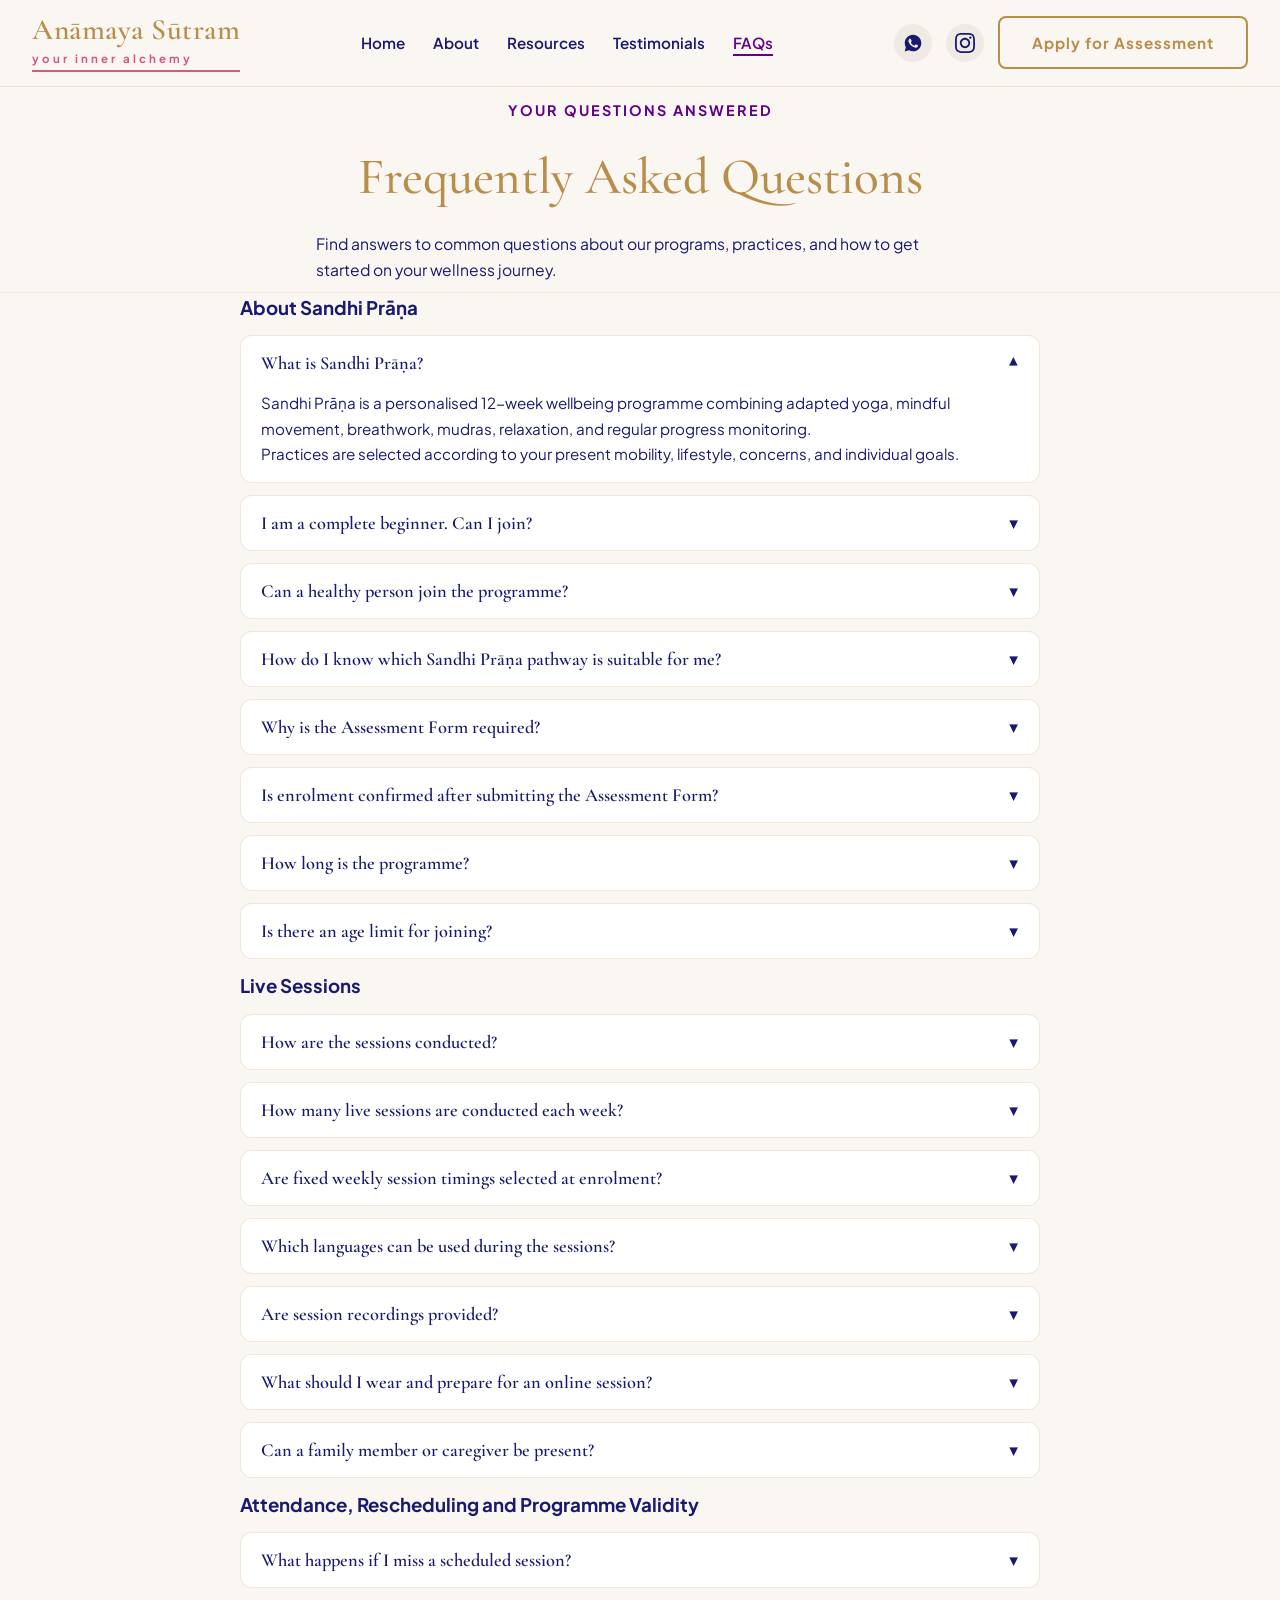
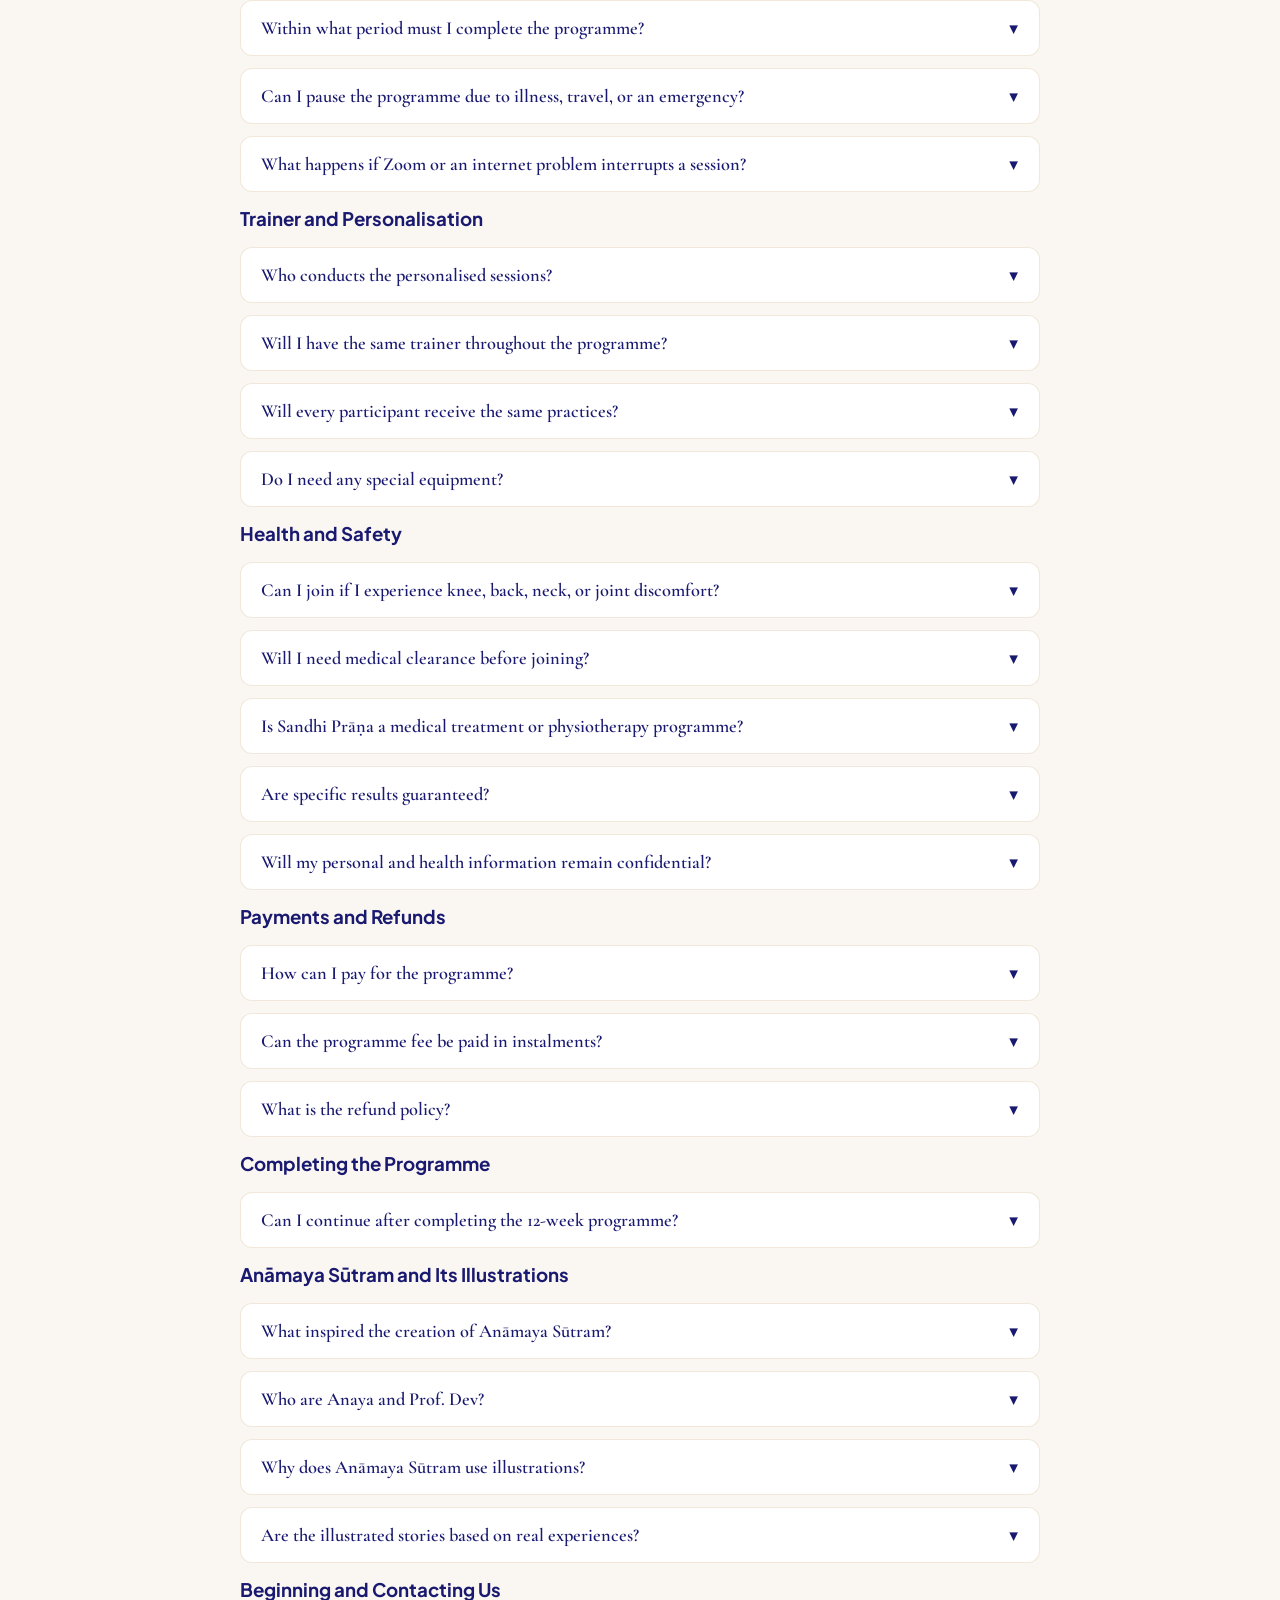
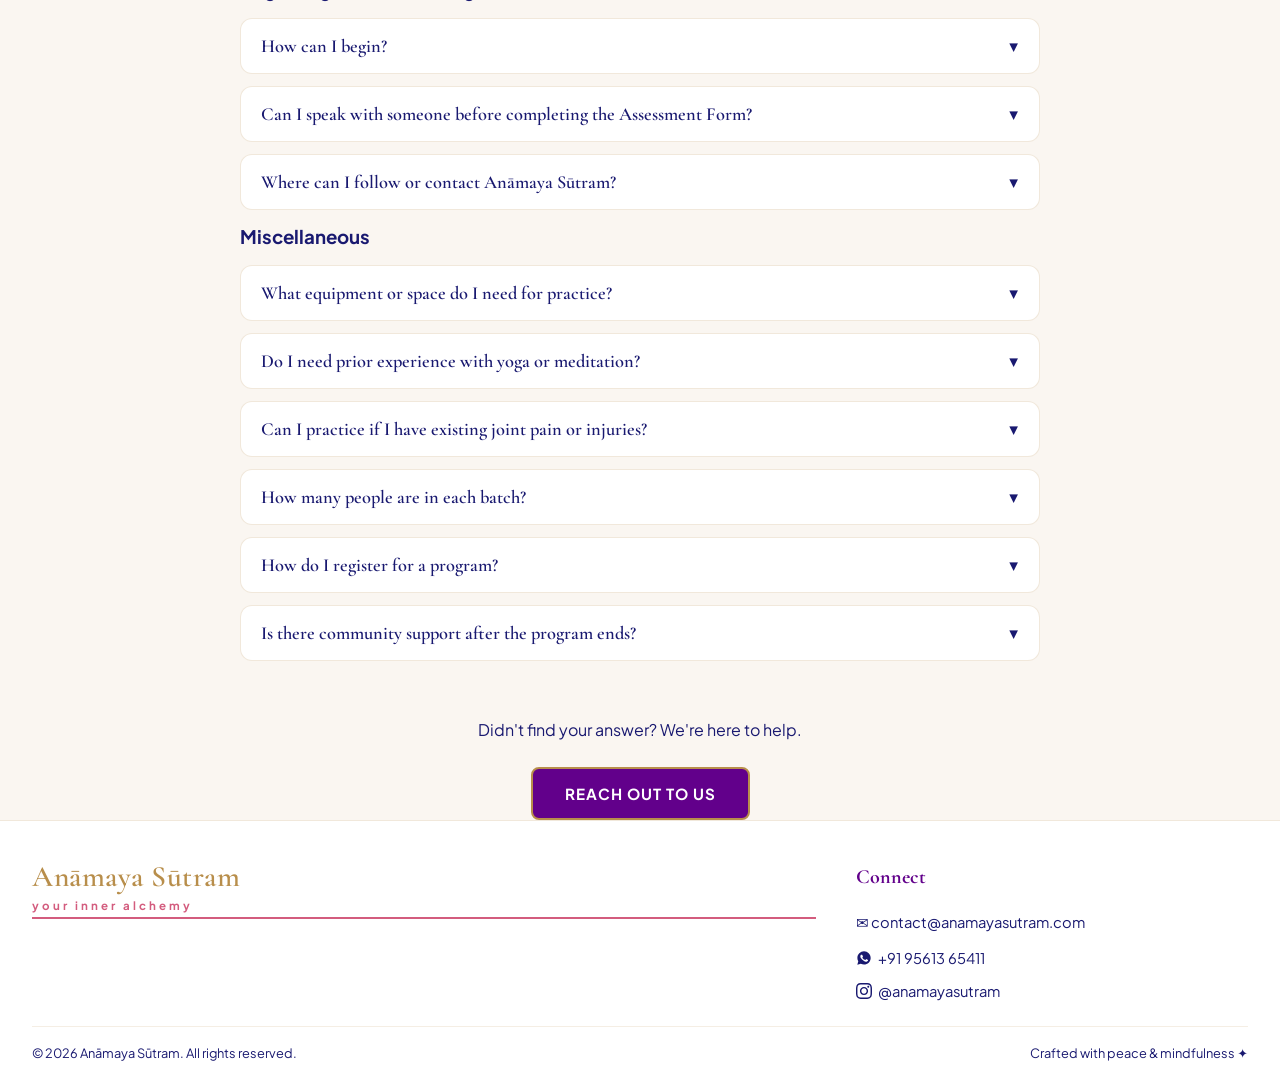
<file: faq.html>
<!DOCTYPE html>
<html lang="en">

<head>
  <meta charset="UTF-8">
  <meta name="viewport" content="width=device-width, initial-scale=1.0">
  <title>FAQs | Anāmaya sūtram</title>
  <meta name="description" content="Frequently Asked Questions about Anāmaya sūtram programs and practices.">
  <link rel="stylesheet" href="css/style.css">
    <!-- Header Navigation (Matching Header Screenshot 1) -->
  <header class="navbar">
    <div class="container nav-container">
      <a href="index.html" class="nav-brand-screenshot">
        <span class="nav-brand-title">Anāmaya Sūtram</span>
        <span class="nav-brand-tagline">your inner alchemy</span>
      </a>

      <!-- Desktop Links -->
      <ul class="nav-links">
        <li><a href="index.html" class="nav-link">Home</a></li>
        <li><a href="about.html" class="nav-link">About</a></li>
        <li><a href="resources.html" class="nav-link">Resources</a></li>
        <li><a href="testimonials.html" class="nav-link">Testimonials</a></li>
        <li><a href="faq.html" class="nav-link active">FAQs</a></li>
      </ul>

      <div class="nav-right-actions">
        <a href="https://wa.me/919561365411" target="_blank" rel="noopener noreferrer" class="social-pill" aria-label="WhatsApp">
          <svg viewBox="0 0 24 24"><path d="M12.031 2c-5.514 0-9.969 4.456-9.969 9.969 0 1.761.459 3.477 1.334 4.988l-1.396 5.109 5.234-1.373c1.458.799 3.104 1.22 4.797 1.22 5.513 0 9.968-4.456 9.968-9.969s-4.455-9.969-9.968-9.969zm5.836 14.173c-.244.687-1.42 1.312-1.969 1.393-.526.078-1.2.112-3.411-.806-2.825-1.173-4.646-4.043-4.786-4.23-.14-.188-1.139-1.517-1.139-2.894 0-1.377.722-2.054.98-2.335.258-.282.562-.352.75-.352.188 0 .375 0 .539.009.174.009.407-.066.637.487.244.586.834 2.033.906 2.18.072.146.12.318.024.506-.096.188-.144.305-.287.474-.143.169-.301.377-.43.506-.143.143-.292.299-.126.584.166.285.736 1.214 1.58 1.966 1.085.967 2.001 1.267 2.286 1.408.285.141.452.12.619-.072.167-.192.716-.834.906-1.119.189-.285.378-.238.636-.144.258.094 1.637.772 1.918.913.281.141.469.211.539.329.07.117.07.682-.174 1.369z"/></svg>
        </a>
        <a href="https://www.instagram.com/anamayasutram/" target="_blank" rel="noopener noreferrer" class="social-pill" aria-label="Instagram">
          <svg viewBox="0 0 24 24"><path d="M12 2.163c3.204 0 3.584.012 4.85.07 3.252.148 4.771 1.691 4.919 4.919.058 1.265.069 1.645.069 4.849 0 3.205-.012 3.584-.069 4.849-.149 3.225-1.664 4.771-4.919 4.919-1.266.058-1.644.07-4.85.07-3.204 0-3.584-.012-4.849-.07-3.26-.149-4.771-1.699-4.919-4.92-.058-1.265-.07-1.644-.07-4.849 0-3.204.013-3.583.07-4.849.149-3.227 1.664-4.771 4.919-4.919 1.266-.057 1.645-.069 4.849-.069zm0-2.163c-3.259 0-3.667.014-4.947.072-4.358.2-6.78 2.618-6.98 6.98-.059 1.281-.073 1.689-.073 4.948 0 3.259.014 3.668.072 4.948.2 4.358 2.618 6.78 6.98 6.98 1.281.058 1.689.072 4.948.072 3.259 0 3.668-.014 4.948-.072 4.354-.2 6.782-2.618 6.979-6.98.059-1.28.073-1.689.073-4.948 0-3.259-.014-3.667-.072-4.947-.196-4.354-2.617-6.78-6.979-6.98-1.281-.059-1.69-.073-4.949-.073zm0 5.838c-3.403 0-6.162 2.759-6.162 6.162s2.759 6.163 6.162 6.163 6.162-2.759 6.162-6.163c0-3.403-2.759-6.162-6.162-6.162zm0 10.162c-2.209 0-4-1.79-4-4 0-2.209 1.791-4 4-4s4 1.791 4 4c0 2.21-1.791 4-4 4zm6.406-11.845c-.796 0-1.441.645-1.441 1.44s.645 1.44 1.441 1.44c.795 0 1.439-.645 1.439-1.44s-.644-1.44-1.439-1.44z"/></svg>
        </a>
        <a href="https://forms.gle/pNHa3Q9pTXm5epXJA" target="_blank" rel="noopener noreferrer" class="btn btn-gold-outline">Apply for Assessment</a>
      </div>

      <button class="hamburger" aria-label="Toggle navigation">☰</button>
    </div>
  </header>

  <!-- Mobile Dropdown Menu -->
  <div class="mobile-menu">
    <ul class="mobile-nav-links">
      <li><a href="index.html">Home</a></li>
      <li><a href="about.html">About</a></li>
      <li><a href="resources.html">Resources</a></li>
      <li><a href="testimonials.html">Testimonials</a></li>
      <li><a href="faq.html">FAQs</a></li>
    </ul>
  </div>

  <!-- Hero Section -->
  <section class="section-padding bg-ivory text-center" style="border-bottom: 1px solid rgba(184,142,75,0.15);">
    <div class="container">
      <span class="tagline-purple">Your Questions Answered</span>
      <h1 class="gold-section-title" style="font-size: 3.2rem; margin: 12px 0;">
        Frequently Asked Questions
      </h1>
      <p class="science-desc">
        Find answers to common questions about our programs, practices, and how to get started on your wellness journey.
      </p>
    </div>
  </section>
      <div class="accordion">
        <h3 class="faq-section-title">About Sandhi Prāṇa</h3>

        <div class="accordion-item active">
          <button class="accordion-header">
            <span>What is Sandhi Prāṇa?</span>
            <span class="accordion-icon">▼</span>
          </button>
          <div class="accordion-body">
            <p>Sandhi Prāṇa is a personalised 12-week wellbeing programme combining adapted yoga, mindful movement, breathwork, mudras, relaxation, and regular progress monitoring.</p>
            <p>Practices are selected according to your present mobility, lifestyle, concerns, and individual goals.</p>
          </div>
        </div>

        <div class="accordion-item">
          <button class="accordion-header">
            <span>I am a complete beginner. Can I join?</span>
            <span class="accordion-icon">▼</span>
          </button>
          <div class="accordion-body">
            <p>Yes. No previous yoga or fitness experience is required. Your practices will be adapted to your present ability, comfort, and movement needs.</p>
          </div>
        </div>

        <div class="accordion-item">
          <button class="accordion-header">
            <span>Can a healthy person join the programme?</span>
            <span class="accordion-icon">▼</span>
          </button>
          <div class="accordion-body">
            <p>Yes. You may join to maintain mobility, fitness, body awareness, and overall wellbeing. Your practices will be planned according to your present abilities and personal goals.</p>
          </div>
        </div>

        <div class="accordion-item">
          <button class="accordion-header">
            <span>How do I know which Sandhi Prāṇa pathway is suitable for me?</span>
            <span class="accordion-icon">▼</span>
          </button>
          <div class="accordion-body">
            <p>Begin by completing the Sandhi Prāṇa Assessment Form. Based on your responses and initial consultation, we will help identify whether <strong>Active Longevity</strong> or <strong>Corporate Vitality</strong> is better suited to your needs.</p>
          </div>
        </div>

        <div class="accordion-item">
          <button class="accordion-header">
            <span>Why is the Assessment Form required?</span>
            <span class="accordion-icon">▼</span>
          </button>
          <div class="accordion-body">
            <p>The Assessment Form helps us understand your present concerns, movement needs, lifestyle, and goals before the initial consultation.</p>
            <p>This allows us to have a more focused conversation and determine whether a Sandhi Prāṇa pathway may be suitable for you. It is a preliminary wellbeing assessment and not a medical diagnosis.</p>
          </div>
        </div>

        <div class="accordion-item">
          <button class="accordion-header">
            <span>Is enrolment confirmed after submitting the Assessment Form?</span>
            <span class="accordion-icon">▼</span>
          </button>
          <div class="accordion-body">
            <p>No. Submitting the form begins the suitability review.</p>
            <p>Enrolment is confirmed only after the initial consultation, programme acceptance, selection of fixed session timings, and receipt of payment.</p>
          </div>
        </div>

        <div class="accordion-item">
          <button class="accordion-header">
            <span>How long is the programme?</span>
            <span class="accordion-icon">▼</span>
          </button>
          <div class="accordion-body">
            <p>Sandhi Prāṇa is a structured <strong>12-week programme</strong>. Your practices progress gradually according to your needs, comfort, consistency, and response.</p>
          </div>
        </div>

        <div class="accordion-item">
          <button class="accordion-header">
            <span>Is there an age limit for joining?</span>
            <span class="accordion-icon">▼</span>
          </button>
          <div class="accordion-body">
            <p>There is no fixed upper age limit. Suitability is determined by your present mobility, health considerations, and ability to participate safely in an online session.</p>
            <p>Parental or guardian consent is required for participants under 18.</p>
          </div>
        </div>

        <h3 class="faq-section-title">Live Sessions</h3>

        <div class="accordion-item">
          <button class="accordion-header">
            <span>How are the sessions conducted?</span>
            <span class="accordion-icon">▼</span>
          </button>
          <div class="accordion-body">
            <p>Sessions are conducted <strong>live and one-to-one via Zoom</strong>. You receive real-time guidance, personalised movement adaptations, and careful corrections based on how your body responds throughout the session.</p>
          </div>
        </div>

        <div class="accordion-item">
          <button class="accordion-header">
            <span>How many live sessions are conducted each week?</span>
            <span class="accordion-icon">▼</span>
          </button>
          <div class="accordion-body">
            <p>The programme includes <strong>three live one-to-one sessions each week</strong>:</p>
            <ul>
              <li>Two guided sessions of <strong>30 minutes each</strong></li>
              <li>One <strong>20-minute practice session</strong>, followed by <strong>15 minutes of weekly monitoring and interactive discussion</strong></li>
            </ul>
            <p>The interactive period is used to review your progress, discuss your experience, address difficulties, and adapt your upcoming practice when required.</p>
            <p>If you have joined primarily to maintain general fitness and wellbeing, you may use this time, at your discretion, for questions, clarification, or further guidance related to your practice.</p>
          </div>
        </div>

        <div class="accordion-item">
          <button class="accordion-header">
            <span>Are fixed weekly session timings selected at enrolment?</span>
            <span class="accordion-icon">▼</span>
          </button>
          <div class="accordion-body">
            <p>Yes. Fixed weekly session slots are agreed upon at the time of enrolment to support consistency and regular practice.</p>
            <p>Any request to change the agreed timing will be subject to the trainer’s availability.</p>
          </div>
        </div>

        <div class="accordion-item">
          <button class="accordion-header">
            <span>Which languages can be used during the sessions?</span>
            <span class="accordion-icon">▼</span>
          </button>
          <div class="accordion-body">
            <p>Sessions may be conducted in <strong>English, Hindi, or a comfortable combination of both</strong>.</p>
          </div>
        </div>

        <div class="accordion-item">
          <button class="accordion-header">
            <span>Are session recordings provided?</span>
            <span class="accordion-icon">▼</span>
          </button>
          <div class="accordion-body">
            <p>No. Anāmaya Sūtram believes in <strong>live, closely monitored sessions rather than recorded classes</strong>.</p>
            <p>Live observation allows the trainer to monitor your movement, alignment, comfort, and response in real time. A generic recording cannot provide the same level of personalised attention and correction.</p>
          </div>
        </div>

        <div class="accordion-item">
          <button class="accordion-header">
            <span>What should I wear and prepare for an online session?</span>
            <span class="accordion-icon">▼</span>
          </button>
          <div class="accordion-body">
            <p>Wear comfortable clothing that allows easy movement. Keep a stable chair, yoga mat, water, and any recommended support nearby.</p>
            <p>Position your camera so the trainer can clearly observe your posture and movements.</p>
          </div>
        </div>

        <div class="accordion-item">
          <button class="accordion-header">
            <span>Can a family member or caregiver be present?</span>
            <span class="accordion-icon">▼</span>
          </button>
          <div class="accordion-body">
            <p>Yes. A family member or caregiver may be present when additional assistance is required, particularly for an older participant or someone with mobility or balance concerns.</p>
            <p>Please discuss this requirement during the initial consultation.</p>
          </div>
        </div>

        <h3 class="faq-section-title">Attendance, Rescheduling and Programme Validity</h3>

        <div class="accordion-item">
          <button class="accordion-header">
            <span>What happens if I miss a scheduled session?</span>
            <span class="accordion-icon">▼</span>
          </button>
          <div class="accordion-body">
            <p>You may reschedule up to <strong>two sessions during the 12-week programme</strong>, provided advance notice is given.</p>
            <p>Further missed sessions, late cancellations, or no-shows will be treated as completed sessions and cannot be carried forward. Genuine emergencies may be considered individually.</p>
            <p>If Anāmaya Sūtram cancels a session, it will be rescheduled and will not count towards your two permitted reschedules.</p>
          </div>
        </div>

        <div class="accordion-item">
          <button class="accordion-header">
            <span>Within what period must I complete the programme?</span>
            <span class="accordion-icon">▼</span>
          </button>
          <div class="accordion-body">
            <p>Sandhi Prāṇa is designed as a <strong>12-week programme</strong>. Up to two eligible missed sessions may be completed within an additional <strong>15-day completion period</strong>.</p>
            <p>Any unused sessions remaining after this period will lapse and cannot be carried forward, transferred, or refunded. Exceptional circumstances may be considered individually.</p>
          </div>
        </div>

        <div class="accordion-item">
          <button class="accordion-header">
            <span>Can I pause the programme due to illness, travel, or an emergency?</span>
            <span class="accordion-icon">▼</span>
          </button>
          <div class="accordion-body">
            <p>Yes. You may request <strong>one programme pause of up to 14 calendar days</strong> due to illness, unavoidable travel, or a genuine emergency. Advance notice should be provided wherever possible.</p>
            <p>After you restart, the same session timing will be retained where possible; however, its availability cannot be guaranteed.</p>
            <p>Longer interruptions arising from exceptional medical or family circumstances may be considered individually. Unused sessions cannot be transferred or extended indefinitely.</p>
          </div>
        </div>

        <div class="accordion-item">
          <button class="accordion-header">
            <span>What happens if Zoom or an internet problem interrupts a session?</span>
            <span class="accordion-icon">▼</span>
          </button>
          <div class="accordion-body">
            <p>If a session is significantly interrupted by a genuine technical or internet-connectivity problem, the circumstances will be considered individually.</p>
            <p>Where appropriate, the remaining session time may be rescheduled, subject to availability. Genuine technical interruptions will not automatically be counted among your two permitted rescheduled sessions.</p>
          </div>
        </div>

        <h3 class="faq-section-title">Trainer and Personalisation</h3>

        <div class="accordion-item">
          <button class="accordion-header">
            <span>Who conducts the personalised sessions?</span>
            <span class="accordion-icon">▼</span>
          </button>
          <div class="accordion-body">
            <p>Your sessions are conducted by an <strong>AYUSH-certified Yoga Wellness Trainer—Levels 1 and 2</strong>, a certified breathwork facilitator, and a practitioner trained in Mudras for Yoga Therapy.</p>
            <p>Her approach brings together adapted yoga, mindful movement, breathwork, mudras, and careful observation to support each participant’s individual needs.</p>
          </div>
        </div>

        <div class="accordion-item">
          <button class="accordion-header">
            <span>Will I have the same trainer throughout the programme?</span>
            <span class="accordion-icon">▼</span>
          </button>
          <div class="accordion-body">
            <p>Yes. The same trainer will guide your initial consultation, live one-to-one Zoom sessions, practice planning, and progress reviews.</p>
            <p>This continuity allows your practices to be adapted with a clear understanding of your individual journey.</p>
          </div>
        </div>

        <div class="accordion-item">
          <button class="accordion-header">
            <span>Will every participant receive the same practices?</span>
            <span class="accordion-icon">▼</span>
          </button>
          <div class="accordion-body">
            <p>No. Your practices are selected and progressively adapted according to your present movement capacity, concerns, lifestyle, goals, and response to previous sessions.</p>
          </div>
        </div>

        <div class="accordion-item">
          <button class="accordion-header">
            <span>Do I need any special equipment?</span>
            <span class="accordion-icon">▼</span>
          </button>
          <div class="accordion-body">
            <p>Most practices require only a stable chair, a yoga mat, and a quiet space where you can move comfortably.</p>
            <p>Any additional support or equipment will be discussed during your consultation.</p>
          </div>
        </div>

        <h3 class="faq-section-title">Health and Safety</h3>

        <div class="accordion-item">
          <button class="accordion-header">
            <span>Can I join if I experience knee, back, neck, or joint discomfort?</span>
            <span class="accordion-icon">▼</span>
          </button>
          <div class="accordion-body">
            <p>Suitability depends on the nature and severity of your concern. The initial assessment helps us understand your needs before recommending an appropriate starting point.</p>
            <p>Medical clearance may be requested when necessary.</p>
          </div>
        </div>

        <div class="accordion-item">
          <button class="accordion-header">
            <span>Will I need medical clearance before joining?</span>
            <span class="accordion-icon">▼</span>
          </button>
          <div class="accordion-body">
            <p>Medical clearance may be requested if you have a diagnosed medical condition, recent injury or surgery, significant pain, balance concerns, or are currently undergoing medical treatment.</p>
          </div>
        </div>

        <div class="accordion-item">
          <button class="accordion-header">
            <span>Is Sandhi Prāṇa a medical treatment or physiotherapy programme?</span>
            <span class="accordion-icon">▼</span>
          </button>
          <div class="accordion-body">
            <p>No. Sandhi Prāṇa is an educational wellbeing programme combining adapted movement, breathwork, mudras, relaxation, and body awareness.</p>
            <p>It does not diagnose or treat medical conditions and is not a substitute for medical care, physiotherapy, or advice from a qualified healthcare professional.</p>
          </div>
        </div>

        <div class="accordion-item">
          <button class="accordion-header">
            <span>Are specific results guaranteed?</span>
            <span class="accordion-icon">▼</span>
          </button>
          <div class="accordion-body">
            <p>No specific result can be guaranteed. Progress varies according to your health, consistency, participation, lifestyle, and other individual factors.</p>
            <p>The programme provides personalised guidance and progressive support without promising a cure or medical outcome.</p>
          </div>
        </div>

        <div class="accordion-item">
          <button class="accordion-header">
            <span>Will my personal and health information remain confidential?</span>
            <span class="accordion-icon">▼</span>
          </button>
          <div class="accordion-body">
            <p>Yes. Information shared through the Assessment Form and private consultations is treated confidentially and used only to evaluate suitability, personalise your sessions, and support programme delivery.</p>
          </div>
        </div>

        <h3 class="faq-section-title">Payments and Refunds</h3>

        <div class="accordion-item">
          <button class="accordion-header">
            <span>How can I pay for the programme?</span>
            <span class="accordion-icon">▼</span>
          </button>
          <div class="accordion-body">
            <p>Once your consultation is complete and the programme is confirmed as suitable for you, payment details will be shared directly.</p>
            <p>Payment can be made through the available <strong>UPI or bank-transfer options</strong>. Your enrolment will be confirmed after the payment has been received.</p>
          </div>
        </div>

        <div class="accordion-item">
          <button class="accordion-header">
            <span>Can the programme fee be paid in instalments?</span>
            <span class="accordion-icon">▼</span>
          </button>
          <div class="accordion-body">
            <p>Any available instalment option may be discussed before enrolment.</p>
            <p>Once agreed, the payment schedule must be followed within the specified timelines to ensure uninterrupted participation in the programme.</p>
          </div>
        </div>

        <div class="accordion-item">
          <button class="accordion-header">
            <span>What is the refund policy?</span>
            <span class="accordion-icon">▼</span>
          </button>
          <div class="accordion-body">
            <p>A refund request may be submitted within <strong>two calendar days of payment</strong>, provided the programme has not started.</p>
            <p>After two calendar days—or once the first session has been conducted—the programme fee becomes <strong>non-refundable and non-transferable</strong>. Duplicate or incorrect payments will be reviewed separately.</p>
          </div>
        </div>

        <h3 class="faq-section-title">Completing the Programme</h3>

        <div class="accordion-item">
          <button class="accordion-header">
            <span>Can I continue after completing the 12-week programme?</span>
            <span class="accordion-icon">▼</span>
          </button>
          <div class="accordion-body">
            <p>Towards the end of the programme, your progress, present needs, and future goals will be reviewed.</p>
            <p>Where continued guidance may be beneficial, suitable continuation options will be discussed individually. Any continuation will be optional, separately charged, and subject to suitability and availability.</p>
          </div>
        </div>

        <h3 class="faq-section-title">Anāmaya Sūtram and Its Illustrations</h3>

        <div class="accordion-item">
          <button class="accordion-header">
            <span>What inspired the creation of Anāmaya Sūtram?</span>
            <span class="accordion-icon">▼</span>
          </button>
          <div class="accordion-body">
            <p>Anāmaya Sūtram grew from the founder’s personal experience of navigating hormonal imbalance, obstructive sleep apnoea, acidity and IBS, a lung infection, excess weight, and increasing joint-related difficulties.</p>
            <p>These challenges affected her sleep, energy, mobility, and everyday life. Her search for a more informed and sustainable approach to wellbeing led her towards breathwork, adapted movement, yoga wellness, and mudras—eventually transforming a personal journey into a purpose to support others.</p>
            <p><em>Read the Founder’s Journey →</em></p>
          </div>
        </div>

        <div class="accordion-item">
          <button class="accordion-header">
            <span>Who are Anaya and Prof. Dev?</span>
            <span class="accordion-icon">▼</span>
          </button>
          <div class="accordion-body">
            <p>Anaya and Prof. Dev are the illustrated characters of Anāmaya Sūtram.</p>
            <p>Anaya represents the everyday questions, concerns, and experiences many of us share, while Prof. Dev offers thoughtful guidance and practical wellbeing insights.</p>
          </div>
        </div>

        <div class="accordion-item">
          <button class="accordion-header">
            <span>Why does Anāmaya Sūtram use illustrations?</span>
            <span class="accordion-icon">▼</span>
          </button>
          <div class="accordion-body">
            <p>Illustrations make complex wellbeing ideas simpler, more relatable, and easier to remember.</p>
            <p>Through conversations between Anaya and Prof. Dev, we connect everyday experiences with body awareness, mindful movement, breathwork, and timeless yogic wisdom.</p>
          </div>
        </div>

        <div class="accordion-item">
          <button class="accordion-header">
            <span>Are the illustrated stories based on real experiences?</span>
            <span class="accordion-icon">▼</span>
          </button>
          <div class="accordion-body">
            <p>Yes. The stories are inspired by real-life experiences shared by people known to Anāmaya Sūtram.</p>
            <p>They are thoughtfully adapted into illustrated narratives for educational awareness while protecting the privacy and identity of the individuals concerned. They should not be interpreted as individual medical advice or diagnosis.</p>
          </div>
        </div>

        <h3 class="faq-section-title">Beginning and Contacting Us</h3>

        <div class="accordion-item">
          <button class="accordion-header">
            <span>How can I begin?</span>
            <span class="accordion-icon">▼</span>
          </button>
          <div class="accordion-body">
            <p>Complete the <strong>Sandhi Prāṇa Assessment Form</strong>. After reviewing your responses, we will contact you and guide you towards the appropriate next step.</p>
          </div>
        </div>

        <div class="accordion-item">
          <button class="accordion-header">
            <span>Can I speak with someone before completing the Assessment Form?</span>
            <span class="accordion-icon">▼</span>
          </button>
          <div class="accordion-body">
            <p>Yes. You may contact Anāmaya Sūtram directly through <strong>WhatsApp, phone, or the website contact form</strong>.</p>
            <p>You may also send a direct message through Instagram or Facebook, and we will guide you towards the most suitable next step.</p>
          </div>
        </div>

        <div class="accordion-item">
          <button class="accordion-header">
            <span>Where can I follow or contact Anāmaya Sūtram?</span>
            <span class="accordion-icon">▼</span>
          </button>
          <div class="accordion-body">
            <p>Stay connected for illustrated wellbeing conversations, practical guidance, and programme updates:</p>
            <ul>
              <li><strong>Instagram:</strong> <a href="https://www.instagram.com/anamayasutram/" target="_blank" rel="noopener noreferrer">@anamayasutram</a></li>
              <li><strong>Facebook:</strong> Anāmaya Sūtram</li>
              <li><strong>Website:</strong> Anāmaya Sūtram official website</li>
              <li><strong>Direct enquiries:</strong> WhatsApp, phone, or the website contact form</li>
            </ul>
          </div>
        </div>
        <h3 class="faq-section-title">Miscellaneous</h3>

        <div class="accordion-item">
          <button class="accordion-header">
            <span>What equipment or space do I need for practice?</span>
            <span class="accordion-icon">▼</span>
          </button>
          <div class="accordion-body">
            You'll need a quiet space (about 6ft x 6ft), a yoga mat or folded blanket, and a yoga block or cushion. We can work with modifications if you have limited space. No special equipment is required.
          </div>
        </div>

        <div class="accordion-item">
          <button class="accordion-header">
            <span>Do I need prior experience with yoga or meditation?</span>
            <span class="accordion-icon">▼</span>
          </button>
          <div class="accordion-body">
            No prior experience is necessary. Our classes are designed to be accessible to practitioners of all levels, from complete beginners to experienced yogis. We focus on building body awareness and gentle progression.
          </div>
        </div>

        <div class="accordion-item">
          <button class="accordion-header">
            <span>Can I practice if I have existing joint pain or injuries?</span>
            <span class="accordion-icon">▼</span>
          </button>
          <div class="accordion-body">
            Our programs are specifically designed for people experiencing joint stiffness or discomfort. However, if you have recent injuries or chronic conditions, please mention this during enrollment so we can provide personalized modifications.
          </div>
        </div>

        <div class="accordion-item">
          <button class="accordion-header">
            <span>How many people are in each batch?</span>
            <span class="accordion-icon">▼</span>
          </button>
          <div class="accordion-body">
            We keep batches limited to 10-15 practitioners for group classes. Individual one-to-one classes are also available.
          </div>
        </div>

        <!-- <div class="accordion-item">
          <button class="accordion-header">
            <span>What is the refund policy?</span>
            <span class="accordion-icon">▼</span>
          </button>
          <div class="accordion-body">
            Please contact us directly at contact@anamayasutram.com or WhatsApp for specific refund policies. We're happy to discuss options that work for your situation.
          </div>
        </div> -->

        <div class="accordion-item">
          <button class="accordion-header">
            <span>How do I register for a program?</span>
            <span class="accordion-icon">▼</span>
          </button>
          <div class="accordion-body">
            Simply click the "ENQUIRE" button on our website or fill out the registration form. You'll be connected with our team who will guide you through the enrollment process and answer any additional questions.
          </div>
        </div>

        <div class="accordion-item">
          <button class="accordion-header">
            <span>Is there community support after the program ends?</span>
            <span class="accordion-icon">▼</span>
          </button>
          <div class="accordion-body">
            Yes, we maintain an active community where practitioners can continue to connect, share experiences, and support each other in their wellness journey even after the program concludes.
          </div>
        </div>
      </div>

      <div class="text-center" style="margin-top: 56px;">
        <p style="font-size: 1rem; color: var(--color-midnight); margin-bottom: 24px;">
          Didn't find your answer? We're here to help.
        </p>
        <a href="mailto:contact@anamayasutram.com" class="btn btn-purple">REACH OUT TO US</a>
      </div>
    </div>
  </section>

  <!-- Footer -->
  <footer>
    <div class="container">
      <div class="footer-grid">
        <div>
          <a href="index.html" class="nav-brand-screenshot" style="margin-bottom: 16px;">
            <span class="nav-brand-title">Anāmaya Sūtram</span>
            <span class="nav-brand-tagline">your inner alchemy</span>
          </a>
        </div>

        <div>
          <h4
            style="font-family: var(--font-heading); font-size: 1.25rem; color: var(--color-purple); margin-bottom: 16px;">
            Connect</h4>
          <p style="font-size: 0.92rem; color: var(--color-midnight); margin-bottom: 12px;">✉ contact@anamayasutram.com</p>
          <a href="https://wa.me/919561365411" target="_blank" rel="noopener noreferrer" style="text-decoration: none; color: var(--color-midnight); display: inline-flex; align-items: center; gap: 6px; font-size: 0.92rem; margin-bottom: 8px;">
            <svg viewBox="0 0 24 24" style="width: 16px; height: 16px; fill: currentColor;">
              <path d="M12.031 2c-5.514 0-9.969 4.456-9.969 9.969 0 1.761.459 3.477 1.334 4.988l-1.396 5.109 5.234-1.373c1.458.799 3.104 1.22 4.797 1.22 5.513 0 9.968-4.456 9.968-9.969s-4.455-9.969-9.968-9.969zm5.836 14.173c-.244.687-1.42 1.312-1.969 1.393-.526.078-1.2.112-3.411-.806-2.825-1.173-4.646-4.043-4.786-4.23-.14-.188-1.139-1.517-1.139-2.894 0-1.377.722-2.054.98-2.335.258-.282.562-.352.75-.352.188 0 .375 0 .539.009.174.009.407-.066.637.487.244.586.834 2.033.906 2.18.072.146.12.318.024.506-.096.188-.144.305-.287.474-.143.169-.301.377-.43.506-.143.143-.292.299-.126.584.166.285.736 1.214 1.58 1.966 1.085.967 2.001 1.267 2.286 1.408.285.141.452.12.619-.072.167-.192.716-.834.906-1.119.189-.285.378-.238.636-.144.258.094 1.637.772 1.918.913.281.141.469.211.539.329.07.117.07.682-.174 1.369z"/>
            </svg>
            +91 95613 65411
          </a>
          <br>
          <a href="https://www.instagram.com/anamayasutram/" target="_blank" rel="noopener noreferrer" style="text-decoration: none; color: var(--color-midnight); display: inline-flex; align-items: center; gap: 6px; font-size: 0.92rem;">
            <svg viewBox="0 0 24 24" style="width: 16px; height: 16px; fill: currentColor;">
              <path d="M12 2.163c3.204 0 3.584.012 4.85.07 3.252.148 4.771 1.691 4.919 4.919.058 1.265.069 1.645.069 4.849 0 3.205-.012 3.584-.069 4.849-.149 3.225-1.664 4.771-4.919 4.919-1.266.058-1.644.07-4.85.07-3.204 0-3.584-.012-4.849-.07-3.26-.149-4.771-1.699-4.919-4.92-.058-1.265-.07-1.644-.07-4.849 0-3.204.013-3.583.07-4.849.149-3.227 1.664-4.771 4.919-4.919 1.266-.057 1.645-.069 4.849-.069zm0-2.163c-3.259 0-3.667.014-4.947.072-4.358.2-6.78 2.618-6.98 6.98-.059 1.281-.073 1.689-.073 4.948 0 3.259.014 3.668.072 4.948.2 4.358 2.618 6.78 6.98 6.98 1.281.058 1.689.072 4.948.072 3.259 0 3.668-.014 4.948-.072 4.354-.2 6.782-2.618 6.979-6.98.059-1.28.073-1.689.073-4.948 0-3.259-.014-3.667-.072-4.947-.196-4.354-2.617-6.78-6.979-6.98-1.281-.059-1.69-.073-4.949-.073zm0 5.838c-3.403 0-6.162 2.759-6.162 6.162s2.759 6.163 6.162 6.163 6.162-2.759 6.162-6.163c0-3.403-2.759-6.162-6.162-6.162zm0 10.162c-2.209 0-4-1.79-4-4 0-2.209 1.791-4 4-4s4 1.791 4 4c0 2.21-1.791 4-4 4zm6.406-11.845c-.796 0-1.441.645-1.441 1.44s.645 1.44 1.441 1.44c.795 0 1.439-.645 1.439-1.44s-.644-1.44-1.439-1.44z"/>
            </svg>
            @anamayasutram
          </a>
        </div>
      </div>

      <div class="footer-bottom">
        <div>© 2026 Anāmaya Sūtram. All rights reserved.</div>
        <div>Crafted with peace &amp; mindfulness ✦</div>
      </div>
    </div>
  </footer>

  <script src="js/main.js"></script>
</body>

</html>
</file>
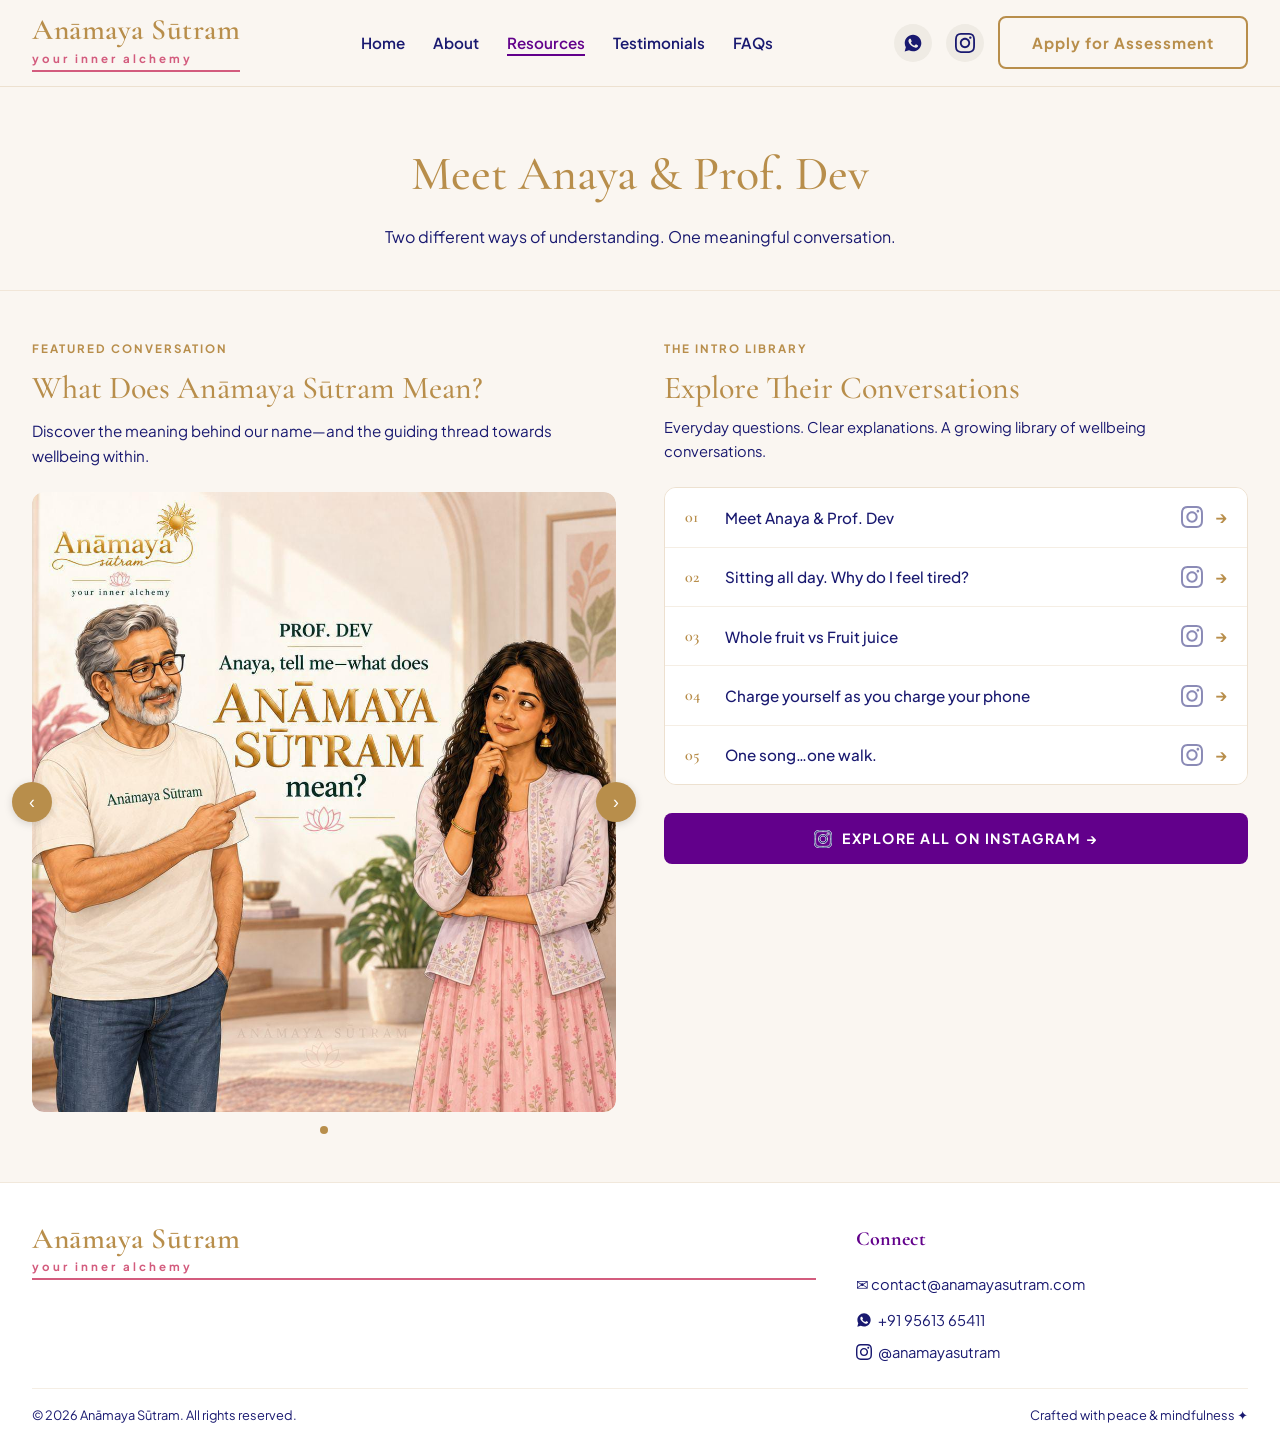
<file: resources.html>
<!DOCTYPE html>
<html lang="en">

<head>
  <meta charset="UTF-8">
  <meta name="viewport" content="width=device-width, initial-scale=1.0">
  <title>Resources | Anāmaya Sūtram</title>
  <meta name="description" content="Explore illustrated conversations with Anaya & Prof. Dev — everyday questions, clear explanations, and a growing library of wellbeing conversations.">
  <link rel="stylesheet" href="css/style.css">
  <link rel="icon" href="images/logo.jpg">
</head>

<body>

  <!-- Header Navigation -->
  <header class="navbar">
    <div class="container nav-container">
      <a href="index.html" class="nav-brand-screenshot">
        <span class="nav-brand-title">Anāmaya Sūtram</span>
        <span class="nav-brand-tagline">your inner alchemy</span>
      </a>

      <ul class="nav-links">
        <li><a href="index.html" class="nav-link">Home</a></li>
        <li><a href="about.html" class="nav-link">About</a></li>
        <li><a href="resources.html" class="nav-link active">Resources</a></li>
        <li><a href="testimonials.html" class="nav-link">Testimonials</a></li>
        <li><a href="faq.html" class="nav-link">FAQs</a></li>
      </ul>

      <div class="nav-right-actions">
        <a href="https://wa.me/919561365411" target="_blank" rel="noopener noreferrer" class="social-pill" aria-label="WhatsApp">
          <svg viewBox="0 0 24 24"><path d="M12.031 2c-5.514 0-9.969 4.456-9.969 9.969 0 1.761.459 3.477 1.334 4.988l-1.396 5.109 5.234-1.373c1.458.799 3.104 1.22 4.797 1.22 5.513 0 9.968-4.456 9.968-9.969s-4.455-9.969-9.968-9.969zm5.836 14.173c-.244.687-1.42 1.312-1.969 1.393-.526.078-1.2.112-3.411-.806-2.825-1.173-4.646-4.043-4.786-4.23-.14-.188-1.139-1.517-1.139-2.894 0-1.377.722-2.054.98-2.335.258-.282.562-.352.75-.352.188 0 .375 0 .539.009.174.009.407-.066.637.487.244.586.834 2.033.906 2.18.072.146.12.318.024.506-.096.188-.144.305-.287.474-.143.169-.301.377-.43.506-.143.143-.292.299-.126.584.166.285.736 1.214 1.58 1.966 1.085.967 2.001 1.267 2.286 1.408.285.141.452.12.619-.072.167-.192.716-.834.906-1.119.189-.285.378-.238.636-.144.258.094 1.637.772 1.918.913.281.141.469.211.539.329.07.117.07.682-.174 1.369z"/></svg>
        </a>
        <a href="https://www.instagram.com/anamayasutram/" target="_blank" rel="noopener noreferrer" class="social-pill" aria-label="Instagram">
          <svg viewBox="0 0 24 24"><path d="M12 2.163c3.204 0 3.584.012 4.85.07 3.252.148 4.771 1.691 4.919 4.919.058 1.265.069 1.645.069 4.849 0 3.205-.012 3.584-.069 4.849-.149 3.225-1.664 4.771-4.919 4.919-1.266.058-1.644.07-4.85.07-3.204 0-3.584-.012-4.849-.07-3.26-.149-4.771-1.699-4.919-4.92-.058-1.265-.07-1.644-.07-4.849 0-3.204.013-3.583.07-4.849.149-3.227 1.664-4.771 4.919-4.919 1.266-.057 1.645-.069 4.849-.069zm0-2.163c-3.259 0-3.667.014-4.947.072-4.358.2-6.78 2.618-6.98 6.98-.059 1.281-.073 1.689-.073 4.948 0 3.259.014 3.668.072 4.948.2 4.358 2.618 6.78 6.98 6.98 1.281.058 1.689.072 4.948.072 3.259 0 3.668-.014 4.948-.072 4.354-.2 6.782-2.618 6.979-6.98.059-1.28.073-1.689.073-4.948 0-3.259-.014-3.667-.072-4.947-.196-4.354-2.617-6.78-6.979-6.98-1.281-.059-1.69-.073-4.949-.073zm0 5.838c-3.403 0-6.162 2.759-6.162 6.162s2.759 6.163 6.162 6.163 6.162-2.759 6.162-6.163c0-3.403-2.759-6.162-6.162-6.162zm0 10.162c-2.209 0-4-1.79-4-4 0-2.209 1.791-4 4-4s4 1.791 4 4c0 2.21-1.791 4-4 4zm6.406-11.845c-.796 0-1.441.645-1.441 1.44s.645 1.44 1.441 1.44c.795 0 1.439-.645 1.439-1.44s-.644-1.44-1.439-1.44z"/></svg>
        </a>
        <a href="https://forms.gle/pNHa3Q9pTXm5epXJA" target="_blank" rel="noopener noreferrer" class="btn btn-gold-outline">Apply for Assessment</a>
      </div>

      <button class="hamburger" aria-label="Toggle navigation">☰</button>
    </div>
  </header>

  <!-- Mobile Menu -->
  <div class="mobile-menu">
    <ul class="mobile-nav-links">
      <li><a href="index.html">Home</a></li>
      <li><a href="about.html">About</a></li>
      <li><a href="resources.html">Resources</a></li>
      <li><a href="testimonials.html">Testimonials</a></li>
      <li><a href="faq.html">FAQs</a></li>
    </ul>
  </div>

  <!-- Hero Header -->
  <section class="resources-hero">
    <div class="container">
      <h1 class="gold-section-title" style="font-size: 3rem; margin: 0 0 10px;">Meet Anaya &amp; Prof. Dev</h1>
      <p style="font-size: 1rem; color: var(--color-midnight); margin: 0;">Two different ways of understanding. One meaningful conversation.</p>
    </div>
  </section>

  <!-- Main Two-Column Layout -->
  <section class="resources-main">
    <div class="container">
      <div class="resources-grid">

        <!-- LEFT: Featured Conversation + Carousel -->
        <div>
          <p class="featured-label">Featured Conversation</p>
          <h2 class="featured-title">What Does Anāmaya Sūtram Mean?</h2>
          <p class="featured-desc">Discover the meaning behind our name—and the guiding thread towards wellbeing within.</p>

          <!-- Carousel -->
          <div class="carousel-wrapper">
            <button class="carousel-btn prev" onclick="changeSlide(-1)" aria-label="Previous">&#8249;</button>

            <div class="carousel-track">
              <div class="carousel-slide active">
                <a href="https://www.instagram.com/p/DcjItLdqPrT/?stkn=MWVkNHpybGd1cHcxdw==" target="_blank" rel="noopener noreferrer">
                  <img src="images/anaya_prof_dev.jpeg" alt="Anaya and Prof. Dev — What does Anāmaya Sūtram mean?">
                </a>
              </div>
              <!-- <div class="carousel-slide">
                <img src="images/anaya_prof_dev.png" alt="Anaya and Prof. Dev illustration">
              </div> -->
              <!-- Add more slides here as new images become available -->
            </div>

            <button class="carousel-btn next" onclick="changeSlide(1)" aria-label="Next">&#8250;</button>
          </div>

          <div class="carousel-dots" id="carouselDots">
            <div class="carousel-dot active" onclick="goToSlide(0)"></div>
            <!-- <div class="carousel-dot" onclick="goToSlide(1)"></div> -->
            <!-- <div class="carousel-dot" onclick="goToSlide(2)"></div>
            <div class="carousel-dot" onclick="goToSlide(3)"></div>
            <div class="carousel-dot" onclick="goToSlide(4)"></div> -->
          </div>

          <!-- <p class="carousel-hint">Use the arrows to continue the conversation.</p> -->
        </div>

        <!-- RIGHT: Intro Library -->
        <div>
          <p class="library-label">The Intro Library</p>
          <h2 class="library-title">Explore Their Conversations</h2>
          <p class="library-desc">Everyday questions. Clear explanations. A growing library of wellbeing conversations.</p>

          <ul class="library-list">
            <li class="library-item">
              <span class="library-num">01</span>
              <a href="https://www.instagram.com/p/DcjItLdqPrT/?stkn=MWVkNHpybGd1cHcxdw==" target="_blank" rel="noopener noreferrer" class="library-text">Meet Anaya &amp; Prof. Dev</a>
              <div class="library-actions">
                <svg class="library-ig-icon" viewBox="0 0 24 24"><path d="M12 2.163c3.204 0 3.584.012 4.85.07 3.252.148 4.771 1.691 4.919 4.919.058 1.265.069 1.645.069 4.849 0 3.205-.012 3.584-.069 4.849-.149 3.225-1.664 4.771-4.919 4.919-1.266.058-1.644.07-4.85.07-3.204 0-3.584-.012-4.849-.07-3.26-.149-4.771-1.699-4.919-4.92-.058-1.265-.07-1.644-.07-4.849 0-3.204.013-3.583.07-4.849.149-3.227 1.664-4.771 4.919-4.919 1.266-.057 1.645-.069 4.849-.069zm0-2.163c-3.259 0-3.667.014-4.947.072-4.358.2-6.78 2.618-6.98 6.98-.059 1.281-.073 1.689-.073 4.948 0 3.259.014 3.668.072 4.948.2 4.358 2.618 6.78 6.98 6.98 1.281.058 1.689.072 4.948.072 3.259 0 3.668-.014 4.948-.072 4.354-.2 6.782-2.618 6.979-6.98.059-1.28.073-1.689.073-4.948 0-3.259-.014-3.667-.072-4.947-.196-4.354-2.617-6.78-6.979-6.98-1.281-.059-1.69-.073-4.949-.073zm0 5.838c-3.403 0-6.162 2.759-6.162 6.162s2.759 6.163 6.162 6.163 6.162-2.759 6.162-6.163c0-3.403-2.759-6.162-6.162-6.162zm0 10.162c-2.209 0-4-1.79-4-4 0-2.209 1.791-4 4-4s4 1.791 4 4c0 2.21-1.791 4-4 4zm6.406-11.845c-.796 0-1.441.645-1.441 1.44s.645 1.44 1.441 1.44c.795 0 1.439-.645 1.439-1.44s-.644-1.44-1.439-1.44z" fill="currentColor"/></svg>
                <span class="library-arrow">→</span>
              </div>
            </li>
            <li class="library-item">
              <span class="library-num">02</span>
              <a href="https://www.instagram.com/p/Dctc6f5JjRE/?stkn=ZncycG5uZjQ4dHJw" target="_blank" rel="noopener noreferrer" class="library-text">Sitting all day. Why do I feel tired?</a>
              <div class="library-actions">
                <svg class="library-ig-icon" viewBox="0 0 24 24"><path d="M12 2.163c3.204 0 3.584.012 4.85.07 3.252.148 4.771 1.691 4.919 4.919.058 1.265.069 1.645.069 4.849 0 3.205-.012 3.584-.069 4.849-.149 3.225-1.664 4.771-4.919 4.919-1.266.058-1.644.07-4.85.07-3.204 0-3.584-.012-4.849-.07-3.26-.149-4.771-1.699-4.919-4.92-.058-1.265-.07-1.644-.07-4.849 0-3.204.013-3.583.07-4.849.149-3.227 1.664-4.771 4.919-4.919 1.266-.057 1.645-.069 4.849-.069zm0-2.163c-3.259 0-3.667.014-4.947.072-4.358.2-6.78 2.618-6.98 6.98-.059 1.281-.073 1.689-.073 4.948 0 3.259.014 3.668.072 4.948.2 4.358 2.618 6.78 6.98 6.98 1.281.058 1.689.072 4.948.072 3.259 0 3.668-.014 4.948-.072 4.354-.2 6.782-2.618 6.979-6.98.059-1.28.073-1.689.073-4.948 0-3.259-.014-3.667-.072-4.947-.196-4.354-2.617-6.78-6.979-6.98-1.281-.059-1.69-.073-4.949-.073zm0 5.838c-3.403 0-6.162 2.759-6.162 6.162s2.759 6.163 6.162 6.163 6.162-2.759 6.162-6.163c0-3.403-2.759-6.162-6.162-6.162zm0 10.162c-2.209 0-4-1.79-4-4 0-2.209 1.791-4 4-4s4 1.791 4 4c0 2.21-1.791 4-4 4zm6.406-11.845c-.796 0-1.441.645-1.441 1.44s.645 1.44 1.441 1.44c.795 0 1.439-.645 1.439-1.44s-.644-1.44-1.439-1.44z" fill="currentColor"/></svg>
                <span class="library-arrow">→</span>
              </div>
            </li>
            <li class="library-item">
              <span class="library-num">03</span>
              <a href="https://www.instagram.com/p/Dc-iyNMS7a2/?stkn=MTEyMHk4dHNtOXRpbQ%3D%3D" target="_blank" rel="noopener noreferrer" class="library-text">Whole fruit vs Fruit juice</a>
              <div class="library-actions">
                <svg class="library-ig-icon" viewBox="0 0 24 24"><path d="M12 2.163c3.204 0 3.584.012 4.85.07 3.252.148 4.771 1.691 4.919 4.919.058 1.265.069 1.645.069 4.849 0 3.205-.012 3.584-.069 4.849-.149 3.225-1.664 4.771-4.919 4.919-1.266.058-1.644.07-4.85.07-3.204 0-3.584-.012-4.849-.07-3.26-.149-4.771-1.699-4.919-4.92-.058-1.265-.07-1.644-.07-4.849 0-3.204.013-3.583.07-4.849.149-3.227 1.664-4.771 4.919-4.919 1.266-.057 1.645-.069 4.849-.069zm0-2.163c-3.259 0-3.667.014-4.947.072-4.358.2-6.78 2.618-6.98 6.98-.059 1.281-.073 1.689-.073 4.948 0 3.259.014 3.668.072 4.948.2 4.358 2.618 6.78 6.98 6.98 1.281.058 1.689.072 4.948.072 3.259 0 3.668-.014 4.948-.072 4.354-.2 6.782-2.618 6.979-6.98.059-1.28.073-1.689.073-4.948 0-3.259-.014-3.667-.072-4.947-.196-4.354-2.617-6.78-6.979-6.98-1.281-.059-1.69-.073-4.949-.073zm0 5.838c-3.403 0-6.162 2.759-6.162 6.162s2.759 6.163 6.162 6.163 6.162-2.759 6.162-6.163c0-3.403-2.759-6.162-6.162-6.162zm0 10.162c-2.209 0-4-1.79-4-4 0-2.209 1.791-4 4-4s4 1.791 4 4c0 2.21-1.791 4-4 4zm6.406-11.845c-.796 0-1.441.645-1.441 1.44s.645 1.44 1.441 1.44c.795 0 1.439-.645 1.439-1.44s-.644-1.44-1.439-1.44z" fill="currentColor"/></svg>
                <span class="library-arrow">→</span>
              </div>
            </li>
            <li class="library-item">
              <span class="library-num">04</span>
              <a href="https://www.instagram.com/p/Dc-iyNMS7a2/?stkn=MTEyMHk4dHNtOXRpbQ%3D%3D" target="_blank" rel="noopener noreferrer" class="library-text">Charge yourself as you charge your phone</a>
              <div class="library-actions">
                <svg class="library-ig-icon" viewBox="0 0 24 24"><path d="M12 2.163c3.204 0 3.584.012 4.85.07 3.252.148 4.771 1.691 4.919 4.919.058 1.265.069 1.645.069 4.849 0 3.205-.012 3.584-.069 4.849-.149 3.225-1.664 4.771-4.919 4.919-1.266.058-1.644.07-4.85.07-3.204 0-3.584-.012-4.849-.07-3.26-.149-4.771-1.699-4.919-4.92-.058-1.265-.07-1.644-.07-4.849 0-3.204.013-3.583.07-4.849.149-3.227 1.664-4.771 4.919-4.919 1.266-.057 1.645-.069 4.849-.069zm0-2.163c-3.259 0-3.667.014-4.947.072-4.358.2-6.78 2.618-6.98 6.98-.059 1.281-.073 1.689-.073 4.948 0 3.259.014 3.668.072 4.948.2 4.358 2.618 6.78 6.98 6.98 1.281.058 1.689.072 4.948.072 3.259 0 3.668-.014 4.948-.072 4.354-.2 6.782-2.618 6.979-6.98.059-1.28.073-1.689.073-4.948 0-3.259-.014-3.667-.072-4.947-.196-4.354-2.617-6.78-6.979-6.98-1.281-.059-1.69-.073-4.949-.073zm0 5.838c-3.403 0-6.162 2.759-6.162 6.162s2.759 6.163 6.162 6.163 6.162-2.759 6.162-6.163c0-3.403-2.759-6.162-6.162-6.162zm0 10.162c-2.209 0-4-1.79-4-4 0-2.209 1.791-4 4-4s4 1.791 4 4c0 2.21-1.791 4-4 4zm6.406-11.845c-.796 0-1.441.645-1.441 1.44s.645 1.44 1.441 1.44c.795 0 1.439-.645 1.439-1.44s-.644-1.44-1.439-1.44z" fill="currentColor"/></svg>
                <span class="library-arrow">→</span>
              </div>
            </li>
            <li class="library-item">
              <span class="library-num">05</span>
              <span class="library-text">One song…one walk.</span>
              <div class="library-actions">
                <svg class="library-ig-icon" viewBox="0 0 24 24"><path d="M12 2.163c3.204 0 3.584.012 4.85.07 3.252.148 4.771 1.691 4.919 4.919.058 1.265.069 1.645.069 4.849 0 3.205-.012 3.584-.069 4.849-.149 3.225-1.664 4.771-4.919 4.919-1.266.058-1.644.07-4.85.07-3.204 0-3.584-.012-4.849-.07-3.26-.149-4.771-1.699-4.919-4.92-.058-1.265-.07-1.644-.07-4.849 0-3.204.013-3.583.07-4.849.149-3.227 1.664-4.771 4.919-4.919 1.266-.057 1.645-.069 4.849-.069zm0-2.163c-3.259 0-3.667.014-4.947.072-4.358.2-6.78 2.618-6.98 6.98-.059 1.281-.073 1.689-.073 4.948 0 3.259.014 3.668.072 4.948.2 4.358 2.618 6.78 6.98 6.98 1.281.058 1.689.072 4.948.072 3.259 0 3.668-.014 4.948-.072 4.354-.2 6.782-2.618 6.979-6.98.059-1.28.073-1.689.073-4.948 0-3.259-.014-3.667-.072-4.947-.196-4.354-2.617-6.78-6.979-6.98-1.281-.059-1.69-.073-4.949-.073zm0 5.838c-3.403 0-6.162 2.759-6.162 6.162s2.759 6.163 6.162 6.163 6.162-2.759 6.162-6.163c0-3.403-2.759-6.162-6.162-6.162zm0 10.162c-2.209 0-4-1.79-4-4 0-2.209 1.791-4 4-4s4 1.791 4 4c0 2.21-1.791 4-4 4zm6.406-11.845c-.796 0-1.441.645-1.441 1.44s.645 1.44 1.441 1.44c.795 0 1.439-.645 1.439-1.44s-.644-1.44-1.439-1.44z" fill="currentColor"/></svg>
                <span class="library-arrow">→</span>
              </div>
            </li>
          </ul>

          <a href="https://www.instagram.com/anamayasutram/" target="_blank" rel="noopener noreferrer" class="btn-instagram">
            <svg viewBox="0 0 24 24"><path d="M12 2.163c3.204 0 3.584.012 4.85.07 3.252.148 4.771 1.691 4.919 4.919.058 1.265.069 1.645.069 4.849 0 3.205-.012 3.584-.069 4.849-.149 3.225-1.664 4.771-4.919 4.919-1.266.058-1.644.07-4.85.07-3.204 0-3.584-.012-4.849-.07-3.26-.149-4.771-1.699-4.919-4.92-.058-1.265-.07-1.644-.07-4.849 0-3.204.013-3.583.07-4.849.149-3.227 1.664-4.771 4.919-4.919 1.266-.057 1.645-.069 4.849-.069zm0-2.163c-3.259 0-3.667.014-4.947.072-4.358.2-6.78 2.618-6.98 6.98-.059 1.281-.073 1.689-.073 4.948 0 3.259.014 3.668.072 4.948.2 4.358 2.618 6.78 6.98 6.98 1.281.058 1.689.072 4.948.072 3.259 0 3.668-.014 4.948-.072 4.354-.2 6.782-2.618 6.979-6.98.059-1.28.073-1.689.073-4.948 0-3.259-.014-3.667-.072-4.947-.196-4.354-2.617-6.78-6.979-6.98-1.281-.059-1.69-.073-4.949-.073zm0 5.838c-3.403 0-6.162 2.759-6.162 6.162s2.759 6.163 6.162 6.163 6.162-2.759 6.162-6.163c0-3.403-2.759-6.162-6.162-6.162zm0 10.162c-2.209 0-4-1.79-4-4 0-2.209 1.791-4 4-4s4 1.791 4 4c0 2.21-1.791 4-4 4zm6.406-11.845c-.796 0-1.441.645-1.441 1.44s.645 1.44 1.441 1.44c.795 0 1.439-.645 1.439-1.44s-.644-1.44-1.439-1.44z" stroke="white"/></svg>
            EXPLORE ALL ON INSTAGRAM →
          </a>
        </div>

      </div>
    </div>
  </section>

  <!-- Footer -->
  <footer>
    <div class="container">
      <div class="footer-grid">
        <div>
          <a href="index.html" class="nav-brand-screenshot" style="margin-bottom: 16px;">
            <span class="nav-brand-title">Anāmaya Sūtram</span>
            <span class="nav-brand-tagline">your inner alchemy</span>
          </a>
        </div>
        <div>
          <h4 style="font-family: var(--font-heading); font-size: 1.25rem; color: var(--color-purple); margin-bottom: 16px;">Connect</h4>
          <p style="font-size: 0.92rem; color: var(--color-midnight); margin-bottom: 12px;">✉ contact@anamayasutram.com</p>
          <a href="https://wa.me/919561365411" target="_blank" rel="noopener noreferrer" style="text-decoration: none; color: var(--color-midnight); display: inline-flex; align-items: center; gap: 6px; font-size: 0.92rem; margin-bottom: 8px;">
            <svg viewBox="0 0 24 24" style="width: 16px; height: 16px; fill: currentColor;"><path d="M12.031 2c-5.514 0-9.969 4.456-9.969 9.969 0 1.761.459 3.477 1.334 4.988l-1.396 5.109 5.234-1.373c1.458.799 3.104 1.22 4.797 1.22 5.513 0 9.968-4.456 9.968-9.969s-4.455-9.969-9.968-9.969zm5.836 14.173c-.244.687-1.42 1.312-1.969 1.393-.526.078-1.2.112-3.411-.806-2.825-1.173-4.646-4.043-4.786-4.23-.14-.188-1.139-1.517-1.139-2.894 0-1.377.722-2.054.98-2.335.258-.282.562-.352.75-.352.188 0 .375 0 .539.009.174.009.407-.066.637.487.244.586.834 2.033.906 2.18.072.146.12.318.024.506-.096.188-.144.305-.287.474-.143.169-.301.377-.43.506-.143.143-.292.299-.126.584.166.285.736 1.214 1.58 1.966 1.085.967 2.001 1.267 2.286 1.408.285.141.452.12.619-.072.167-.192.716-.834.906-1.119.189-.285.378-.238.636-.144.258.094 1.637.772 1.918.913.281.141.469.211.539.329.07.117.07.682-.174 1.369z"/></svg>
            +91 95613 65411
          </a>
          <br>
          <a href="https://www.instagram.com/anamayasutram/" target="_blank" rel="noopener noreferrer" style="text-decoration: none; color: var(--color-midnight); display: inline-flex; align-items: center; gap: 6px; font-size: 0.92rem;">
            <svg viewBox="0 0 24 24" style="width: 16px; height: 16px; fill: currentColor;"><path d="M12 2.163c3.204 0 3.584.012 4.85.07 3.252.148 4.771 1.691 4.919 4.919.058 1.265.069 1.645.069 4.849 0 3.205-.012 3.584-.069 4.849-.149 3.225-1.664 4.771-4.919 4.919-1.266.058-1.644.07-4.85.07-3.204 0-3.584-.012-4.849-.07-3.26-.149-4.771-1.699-4.919-4.92-.058-1.265-.07-1.644-.07-4.849 0-3.204.013-3.583.07-4.849.149-3.227 1.664-4.771 4.919-4.919 1.266-.057 1.645-.069 4.849-.069zm0-2.163c-3.259 0-3.667.014-4.947.072-4.358.2-6.78 2.618-6.98 6.98-.059 1.281-.073 1.689-.073 4.948 0 3.259.014 3.668.072 4.948.2 4.358 2.618 6.78 6.98 6.98 1.281.058 1.689.072 4.948.072 3.259 0 3.668-.014 4.948-.072 4.354-.2 6.782-2.618 6.979-6.98.059-1.28.073-1.689.073-4.948 0-3.259-.014-3.667-.072-4.947-.196-4.354-2.617-6.78-6.979-6.98-1.281-.059-1.69-.073-4.949-.073zm0 5.838c-3.403 0-6.162 2.759-6.162 6.162s2.759 6.163 6.162 6.163 6.162-2.759 6.162-6.163c0-3.403-2.759-6.162-6.162-6.162zm0 10.162c-2.209 0-4-1.79-4-4 0-2.209 1.791-4 4-4s4 1.791 4 4c0 2.21-1.791 4-4 4zm6.406-11.845c-.796 0-1.441.645-1.441 1.44s.645 1.44 1.441 1.44c.795 0 1.439-.645 1.439-1.44s-.644-1.44-1.439-1.44z"/></svg>
            @anamayasutram
          </a>
        </div>
      </div>
      <div class="footer-bottom">
        <div>© 2026 Anāmaya Sūtram. All rights reserved.</div>
        <div>Crafted with peace &amp; mindfulness ✦</div>
      </div>
    </div>
  </footer>

  <script src="js/main.js"></script>
  <script>
    // Carousel logic
    let currentSlide = 0;
    const slides = document.querySelectorAll('.carousel-slide');
    const dots = document.querySelectorAll('.carousel-dot');

    function goToSlide(n) {
      slides[currentSlide].classList.remove('active');
      dots[currentSlide % dots.length].classList.remove('active');
      currentSlide = (n + slides.length) % slides.length;
      slides[currentSlide].classList.add('active');
      dots[currentSlide % dots.length].classList.add('active');
    }

    function changeSlide(dir) {
      goToSlide(currentSlide + dir);
    }
  </script>
</body>

</html>
</file>
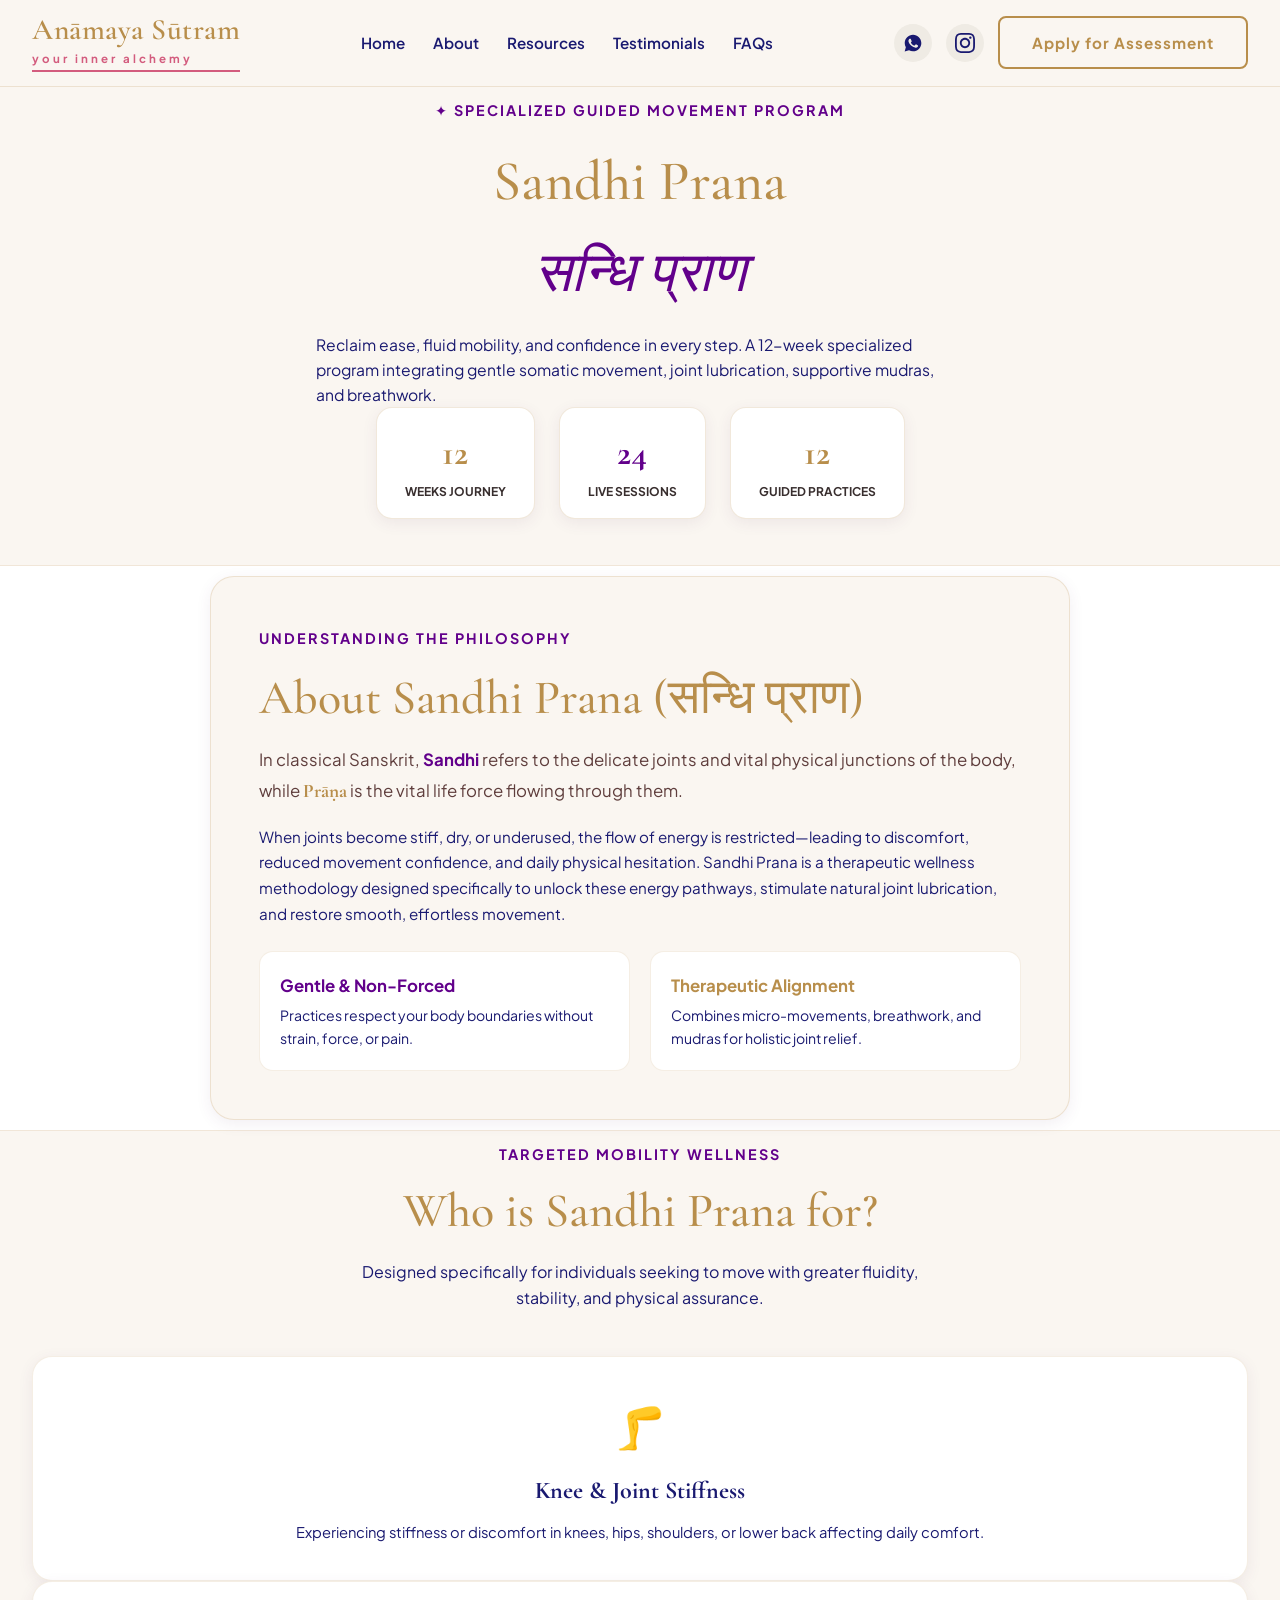
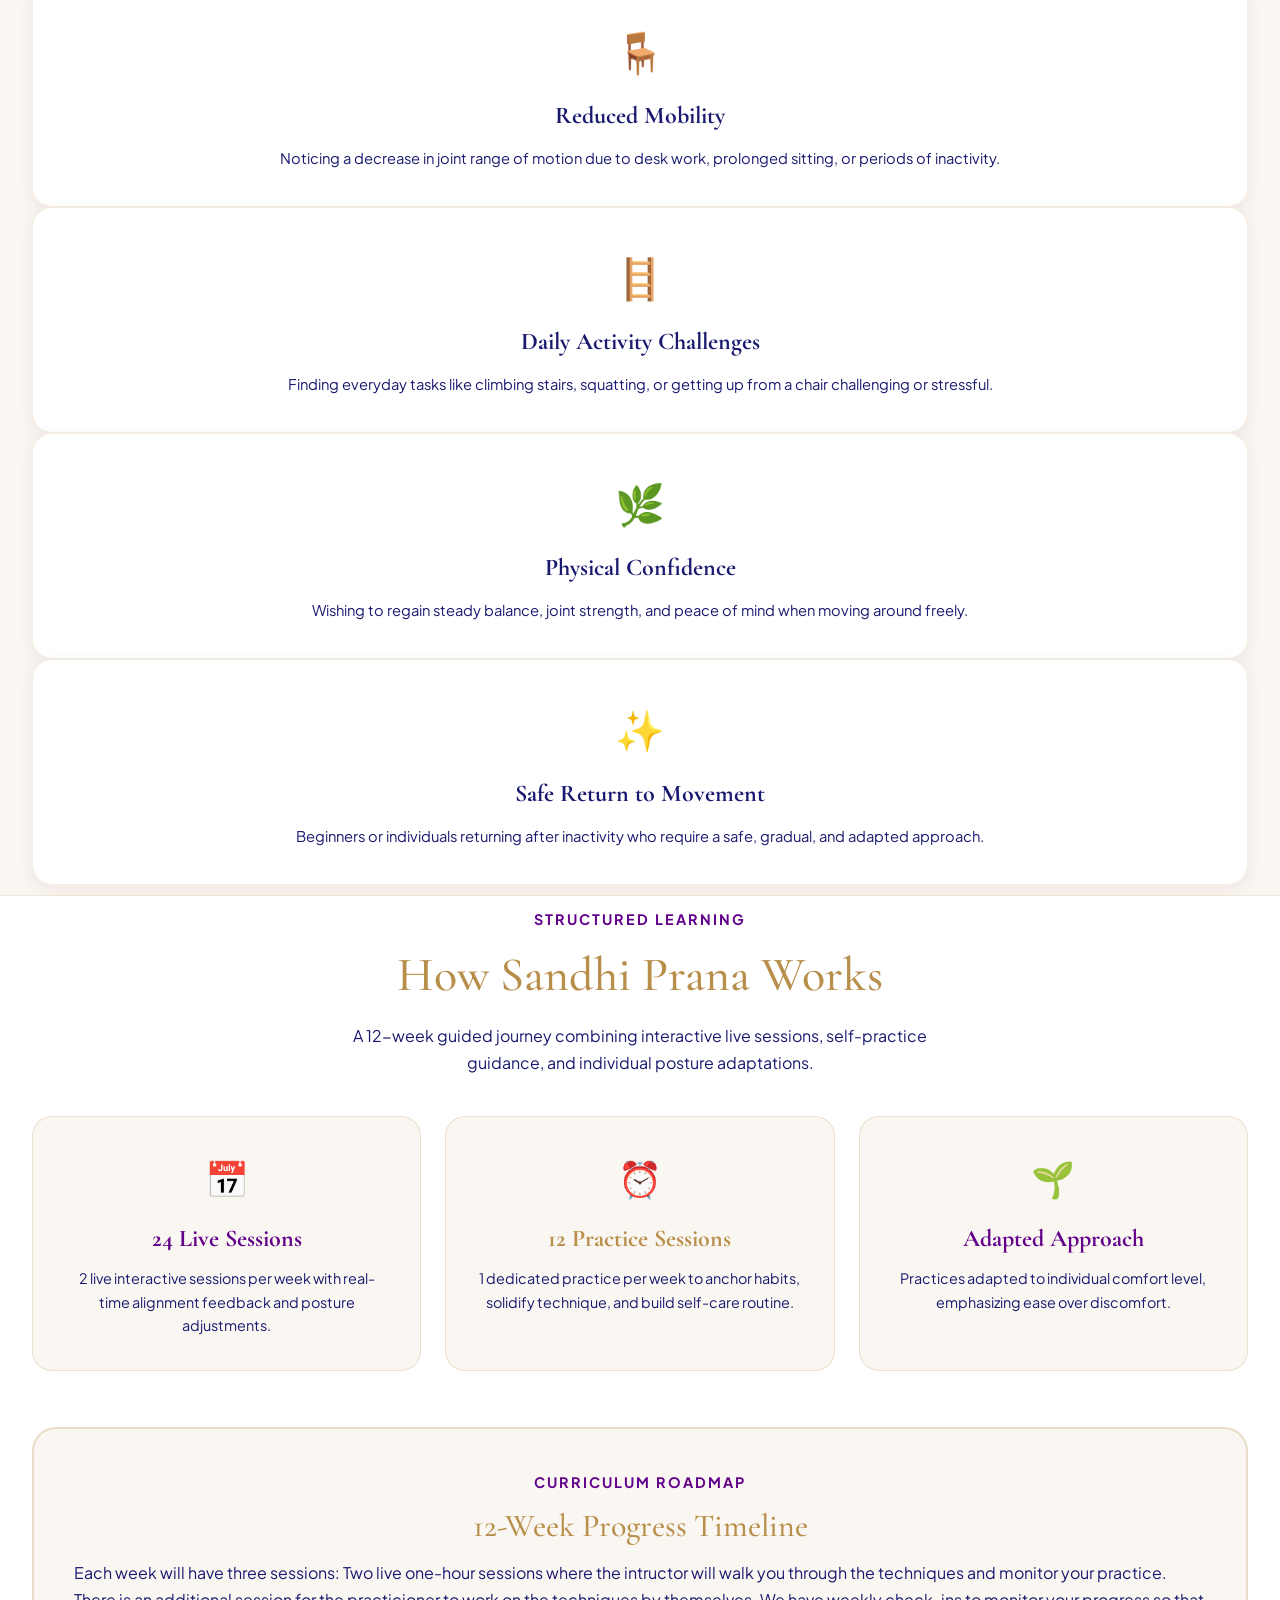
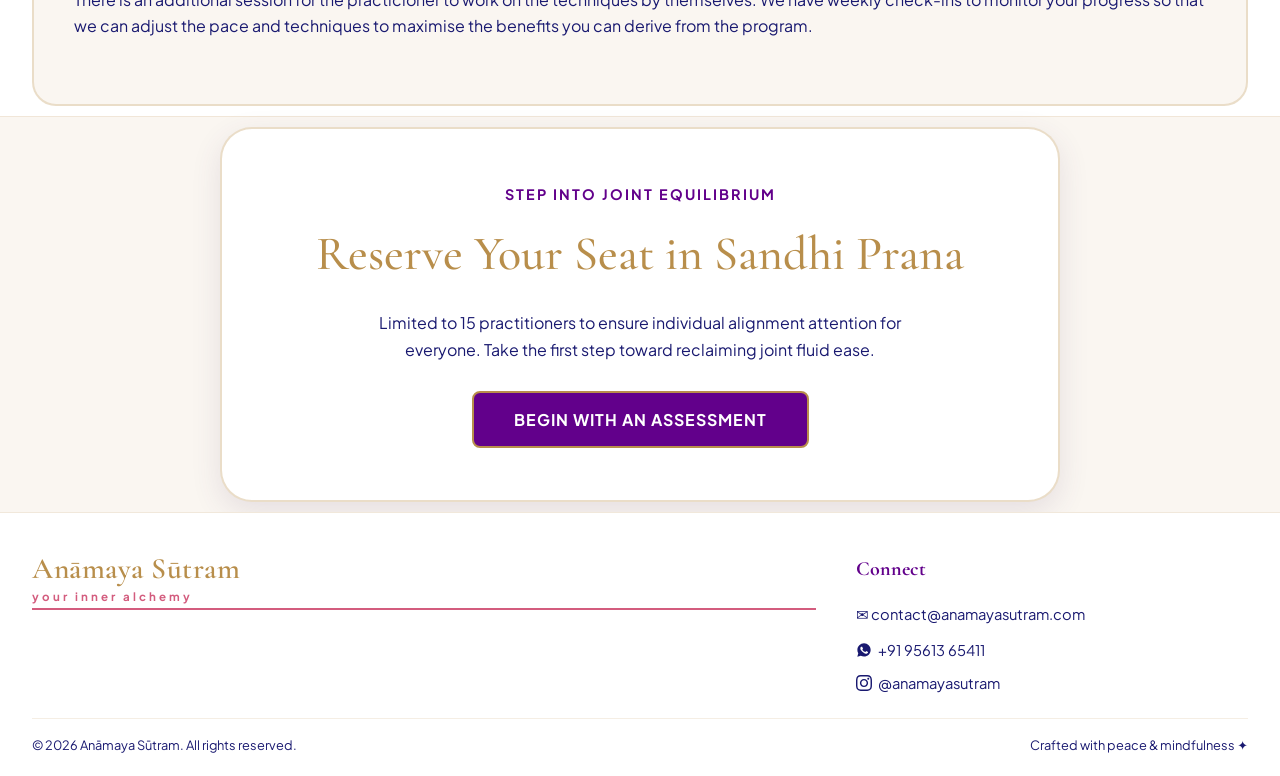
<file: sandhi-prana.html>
<!DOCTYPE html>
<html lang="en">

<head>
  <meta charset="UTF-8">
  <meta name="viewport" content="width=device-width, initial-scale=1.0">
  <title>Sandhi Prana (सन्धि प्राण) | Joint Health & Mobility | Anāmaya sūtram</title>
  <meta name="description"
    content="12-Week specialized guided joint health & mobility program. Ease stiffness, rebuild confidence, and restore fluid daily movement with live expert guidance.">
  <link rel="stylesheet" href="css/style.css">
  <link rel="icon" href="images/logo.jpg">
</head>

<body>

  <!-- Header Navigation (Matching Header Screenshot 1) -->
  <header class="navbar">
    <div class="container nav-container">
      <a href="index.html" class="nav-brand-screenshot">
        <span class="nav-brand-title">Anāmaya Sūtram</span>
        <span class="nav-brand-tagline">your inner alchemy</span>
      </a>

      <ul class="nav-links">
        <li><a href="index.html" class="nav-link">Home</a></li>
        <li><a href="about.html" class="nav-link">About</a></li>
        <li><a href="resources.html" class="nav-link">Resources</a></li>
        <li><a href="testimonials.html" class="nav-link">Testimonials</a></li>
        <li><a href="faq.html" class="nav-link">FAQs</a></li>
      </ul>

      <div class="nav-right-actions">
        <a href="https://wa.me/919561365411" target="_blank" rel="noopener noreferrer" class="social-pill" aria-label="WhatsApp">
          <svg viewBox="0 0 24 24"><path d="M12.031 2c-5.514 0-9.969 4.456-9.969 9.969 0 1.761.459 3.477 1.334 4.988l-1.396 5.109 5.234-1.373c1.458.799 3.104 1.22 4.797 1.22 5.513 0 9.968-4.456 9.968-9.969s-4.455-9.969-9.968-9.969zm5.836 14.173c-.244.687-1.42 1.312-1.969 1.393-.526.078-1.2.112-3.411-.806-2.825-1.173-4.646-4.043-4.786-4.23-.14-.188-1.139-1.517-1.139-2.894 0-1.377.722-2.054.98-2.335.258-.282.562-.352.75-.352.188 0 .375 0 .539.009.174.009.407-.066.637.487.244.586.834 2.033.906 2.18.072.146.12.318.024.506-.096.188-.144.305-.287.474-.143.169-.301.377-.43.506-.143.143-.292.299-.126.584.166.285.736 1.214 1.58 1.966 1.085.967 2.001 1.267 2.286 1.408.285.141.452.12.619-.072.167-.192.716-.834.906-1.119.189-.285.378-.238.636-.144.258.094 1.637.772 1.918.913.281.141.469.211.539.329.07.117.07.682-.174 1.369z"/></svg>
        </a>
        <a href="https://www.instagram.com/anamayasutram/" target="_blank" rel="noopener noreferrer" class="social-pill" aria-label="Instagram">
          <svg viewBox="0 0 24 24"><path d="M12 2.163c3.204 0 3.584.012 4.85.07 3.252.148 4.771 1.691 4.919 4.919.058 1.265.069 1.645.069 4.849 0 3.205-.012 3.584-.069 4.849-.149 3.225-1.664 4.771-4.919 4.919-1.266.058-1.644.07-4.85.07-3.204 0-3.584-.012-4.849-.07-3.26-.149-4.771-1.699-4.919-4.92-.058-1.265-.07-1.644-.07-4.849 0-3.204.013-3.583.07-4.849.149-3.227 1.664-4.771 4.919-4.919 1.266-.057 1.645-.069 4.849-.069zm0-2.163c-3.259 0-3.667.014-4.947.072-4.358.2-6.78 2.618-6.98 6.98-.059 1.281-.073 1.689-.073 4.948 0 3.259.014 3.668.072 4.948.2 4.358 2.618 6.78 6.98 6.98 1.281.058 1.689.072 4.948.072 3.259 0 3.668-.014 4.948-.072 4.354-.2 6.782-2.618 6.979-6.98.059-1.28.073-1.689.073-4.948 0-3.259-.014-3.667-.072-4.947-.196-4.354-2.617-6.78-6.979-6.98-1.281-.059-1.69-.073-4.949-.073zm0 5.838c-3.403 0-6.162 2.759-6.162 6.162s2.759 6.163 6.162 6.163 6.162-2.759 6.162-6.163c0-3.403-2.759-6.162-6.162-6.162zm0 10.162c-2.209 0-4-1.79-4-4 0-2.209 1.791-4 4-4s4 1.791 4 4c0 2.21-1.791 4-4 4zm6.406-11.845c-.796 0-1.441.645-1.441 1.44s.645 1.44 1.441 1.44c.795 0 1.439-.645 1.439-1.44s-.644-1.44-1.439-1.44z"/></svg>
        </a>
        <a href="https://forms.gle/pNHa3Q9pTXm5epXJA" target="_blank" rel="noopener noreferrer" class="btn btn-gold-outline">Apply for Assessment</a>
      </div>

      <button class="hamburger" aria-label="Toggle navigation">☰</button>
    </div>
  </header>

  <!-- Mobile Dropdown Menu -->
  <div class="mobile-menu">
    <ul class="mobile-nav-links">
      <li><a href="index.html">Home</a></li>
      <li><a href="about.html">About</a></li>
      <li><a href="resources.html">Resources</a></li>
      <li><a href="testimonials.html">Testimonials</a></li>
      <li><a href="faq.html">FAQs</a></li>
    </ul>
  </div>

  <!-- Sandhi Prana Hero Section -->
  <section class="section-padding bg-ivory" style="border-bottom: 1px solid rgba(184,142,75,0.15);">
    <div class="container text-center">
      <span class="tagline-purple">✦ Specialized Guided Movement Program</span>
      <h1 class="gold-section-title" style="font-size: 3.5rem; margin: 12px 0;">
        Sandhi Prana <br>
        <span style="font-style: italic; font-weight: 400; color: var(--color-purple);">सन्धि प्राण</span>
      </h1>
      <p class="science-desc" style="max-width: 680px;">
        Reclaim ease, fluid mobility, and confidence in every step. A 12-week specialized program integrating gentle somatic movement, joint lubrication, supportive mudras, and breathwork.
      </p>

      <!-- Stat Badges -->
      <div style="display: flex; justify-content: center; gap: 24px; margin-bottom: 36px; flex-wrap: wrap;">
        <div style="background: #ffffff; padding: 16px 28px; border-radius: 16px; border: 1.5px solid rgba(184,142,75,0.2); box-shadow: var(--shadow-sm);">
          <div style="font-family: var(--font-heading); font-size: 2.2rem; font-weight: 700; color: var(--color-gold);">12</div>
          <div style="font-size: 0.75rem; color: var(--color-muted); text-transform: uppercase; font-weight: 700;">Weeks Journey</div>
        </div>
        <div style="background: #ffffff; padding: 16px 28px; border-radius: 16px; border: 1.5px solid rgba(184,142,75,0.2); box-shadow: var(--shadow-sm);">
          <div style="font-family: var(--font-heading); font-size: 2.2rem; font-weight: 700; color: var(--color-purple);">24</div>
          <div style="font-size: 0.75rem; color: var(--color-muted); text-transform: uppercase; font-weight: 700;">Live Sessions</div>
        </div>
        <div style="background: #ffffff; padding: 16px 28px; border-radius: 16px; border: 1.5px solid rgba(184,142,75,0.2); box-shadow: var(--shadow-sm);">
          <div style="font-family: var(--font-heading); font-size: 2.2rem; font-weight: 700; color: var(--color-gold);">12</div>
          <div style="font-size: 0.75rem; color: var(--color-muted); text-transform: uppercase; font-weight: 700;">Guided Practices</div>
        </div>
      </div>
    </div>
  </section>

  <!-- Section 1: About Sandhi Prana -->
  <section class="section-padding" style="background: #ffffff;" id="about-sandhi-prana">
    <div class="container">
      <div style="max-width: 860px; margin: 0 auto; background: var(--color-ivory); padding: 48px; border-radius: 24px; border: 1.5px solid rgba(184,142,75,0.2); box-shadow: var(--shadow-sm);">
        <span class="tagline-purple">Understanding the Philosophy</span>
        <h2 class="gold-section-title" style="margin-top: 8px;">About Sandhi Prana (सन्धि प्राण)</h2>
        <p style="font-size: 1.05rem; color: var(--color-charcoal); line-height: 1.7; margin-bottom: 16px;">
          In classical Sanskrit, <strong style="color: var(--color-purple);">Sandhi</strong> refers to the delicate joints and vital physical junctions of the body, while <strong style="color: var(--color-gold); font-family: var(--font-heading); font-size: 1.2rem;">Prāṇa</strong> is the vital life force flowing through them.
        </p>
        <p style="font-size: 0.95rem; color: var(--color-midnight); line-height: 1.7; margin-bottom: 24px;">
          When joints become stiff, dry, or underused, the flow of energy is restricted—leading to discomfort, reduced movement confidence, and daily physical hesitation. Sandhi Prana is a therapeutic wellness methodology designed specifically to unlock these energy pathways, stimulate natural joint lubrication, and restore smooth, effortless movement.
        </p>
        
        <div style="display: grid; grid-template-columns: 1fr 1fr; gap: 20px;">
          <div style="background: #ffffff; padding: 20px; border-radius: 14px; border: 1px solid rgba(184,142,75,0.15);">
            <h4 style="color: var(--color-purple); font-size: 1.05rem; margin-bottom: 4px;">Gentle &amp; Non-Forced</h4>
            <p style="font-size: 0.88rem; color: var(--color-midnight);">Practices respect your body boundaries without strain, force, or pain.</p>
          </div>
          <div style="background: #ffffff; padding: 20px; border-radius: 14px; border: 1px solid rgba(184,142,75,0.15);">
            <h4 style="color: var(--color-gold); font-size: 1.05rem; margin-bottom: 4px;">Therapeutic Alignment</h4>
            <p style="font-size: 0.88rem; color: var(--color-midnight);">Combines micro-movements, breathwork, and mudras for holistic joint relief.</p>
          </div>
        </div>
      </div>
    </div>
  </section>

  <!-- Section 2: Who is Sandhi Prana for -->
  <section class="section-padding bg-ivory" id="who-is-it-for" style="border-top: 1px solid rgba(184,142,75,0.15); border-bottom: 1px solid rgba(184,142,75,0.15);">
    <div class="container">
      <div class="text-center" style="margin-bottom: 44px;">
        <span class="tagline-purple">Targeted Mobility Wellness</span>
        <h2 class="gold-section-title" style="margin-top: 4px;">Who is Sandhi Prana for?</h2>
        <p style="color: var(--color-midnight); max-width: 600px; margin: 8px auto 0 auto;">
          Designed specifically for individuals seeking to move with greater fluidity, stability, and physical assurance.
        </p>
      </div>

      <div class="cards-grid">
        <div class="feature-card">
          <div style="font-size: 2.5rem; margin-bottom: 12px;">🦵</div>
          <h3 class="feature-title">Knee &amp; Joint Stiffness</h3>
          <p class="feature-desc">Experiencing stiffness or discomfort in knees, hips, shoulders, or lower back affecting daily comfort.</p>
        </div>

        <div class="feature-card">
          <div style="font-size: 2.5rem; margin-bottom: 12px;">🪑</div>
          <h3 class="feature-title">Reduced Mobility</h3>
          <p class="feature-desc">Noticing a decrease in joint range of motion due to desk work, prolonged sitting, or periods of inactivity.</p>
        </div>

        <div class="feature-card">
          <div style="font-size: 2.5rem; margin-bottom: 12px;">🪜</div>
          <h3 class="feature-title">Daily Activity Challenges</h3>
          <p class="feature-desc">Finding everyday tasks like climbing stairs, squatting, or getting up from a chair challenging or stressful.</p>
        </div>

        <div class="feature-card">
          <div style="font-size: 2.5rem; margin-bottom: 12px;">🌿</div>
          <h3 class="feature-title">Physical Confidence</h3>
          <p class="feature-desc">Wishing to regain steady balance, joint strength, and peace of mind when moving around freely.</p>
        </div>

        <div class="feature-card">
          <div style="font-size: 2.5rem; margin-bottom: 12px;">✨</div>
          <h3 class="feature-title">Safe Return to Movement</h3>
          <p class="feature-desc">Beginners or individuals returning after inactivity who require a safe, gradual, and adapted approach.</p>
        </div>
      </div>
    </div>
  </section>

  <!-- Section 3: How it works & 12-Week Progress Timeline -->
  <section class="section-padding" style="background: #ffffff;" id="how-it-works">
    <div class="container">
      <div class="text-center" style="margin-bottom: 40px;">
        <span class="tagline-purple">Structured Learning</span>
        <h2 class="gold-section-title" style="margin-top: 4px;">How Sandhi Prana Works</h2>
        <p style="color: var(--color-midnight); max-width: 620px; margin: 8px auto 0 auto;">
          A 12-week guided journey combining interactive live sessions, self-practice guidance, and individual posture adaptations.
        </p>
      </div>

      <div style="display: grid; grid-template-columns: repeat(auto-fit, minmax(280px, 1fr)); gap: 24px; margin-bottom: 56px;">
        <div style="background: var(--color-ivory); padding: 32px; border-radius: 20px; text-align: center; border: 1.5px solid rgba(184,142,75,0.2);">
          <div style="font-size: 2.2rem; margin-bottom: 12px;">📅</div>
          <h3 style="font-family: var(--font-heading); font-size: 1.5rem; color: var(--color-purple); margin-bottom: 8px;">24 Live Sessions</h3>
          <p style="font-size: 0.9rem; color: var(--color-midnight);">2 live interactive sessions per week with real-time alignment feedback and posture adjustments.</p>
        </div>

        <div style="background: var(--color-ivory); padding: 32px; border-radius: 20px; text-align: center; border: 1.5px solid rgba(184,142,75,0.2);">
          <div style="font-size: 2.2rem; margin-bottom: 12px;">⏰</div>
          <h3 style="font-family: var(--font-heading); font-size: 1.5rem; color: var(--color-gold); margin-bottom: 8px;">12 Practice Sessions</h3>
          <p style="font-size: 0.9rem; color: var(--color-midnight);">1 dedicated practice per week to anchor habits, solidify technique, and build self-care routine.</p>
        </div>

        <div style="background: var(--color-ivory); padding: 32px; border-radius: 20px; text-align: center; border: 1.5px solid rgba(184,142,75,0.2);">
          <div style="font-size: 2.2rem; margin-bottom: 12px;">🌱</div>
          <h3 style="font-family: var(--font-heading); font-size: 1.5rem; color: var(--color-purple); margin-bottom: 8px;">Adapted Approach</h3>
          <p style="font-size: 0.9rem; color: var(--color-midnight);">Practices adapted to individual comfort level, emphasizing ease over discomfort.</p>
        </div>
      </div>

      <!-- 12-Week Progress Timeline Tabs -->
      <div style="background: var(--color-ivory); border-radius: 24px; padding: 40px; border: 2px solid rgba(184,142,75,0.25);">
        <div class="text-center" style="margin-bottom: 24px;">
          <span class="tagline-purple">Curriculum Roadmap</span>
          <h3 class="gold-section-title" style="font-size: 2rem; margin-top: 4px;">12-Week Progress Timeline</h3>
          <p class="text-left">Each week will have three sessions: Two live one-hour sessions where the intructor will walk you through
          the techniques and monitor your practice. There is an additional session for the practicioner to work on the techniques by themselves.
          We have weekly check-ins to monitor your progress so that we can adjust the pace and techniques to maximise the benefits you can derive
          from the program. 
          </p>
        </div>

        <!-- <div class="timeline-tabs">
          <button onclick="switchTimelineTab(0)" class="timeline-tab-btn active">Phase 1 • Weeks 1 to 4</button>
          <button onclick="switchTimelineTab(1)" class="timeline-tab-btn">Phase 2 • Weeks 5 to 8</button>
          <button onclick="switchTimelineTab(2)" class="timeline-tab-btn">Phase 3 • Weeks 9 to 12</button>
        </div> -->

        <!-- Phase 1 Content -->
        <!-- <div class="timeline-content-card timeline-phase-content" style="display: block;">
          <span style="font-size: 0.75rem; font-weight: 700; color: var(--color-gold); text-transform: uppercase;">Phase 1 • Weeks 1 to 4</span>
          <h4 style="font-family: var(--font-heading); font-size: 1.8rem; color: var(--color-purple); margin: 4px 0 12px 0;">Awareness &amp; Joint Decompression</h4>
          <ul class="program-highlights" style="margin: 0;">
            <li>Gentle Micro-movements (Sukshma Vyayama) for ankles, knees, hips, and shoulders.</li>
            <li>Somatic breathwork (Prāṇāyāma) to soothe joint inflammation and nervous system tension.</li>
            <li>Introduction to supportive mudras that enhance energy circulation in joints.</li>
            <li>Building foundational posture awareness without joint stress or strain.</li>
          </ul>
        </div> -->

        <!-- Phase 2 Content -->
        <!-- <div class="timeline-content-card timeline-phase-content" style="display: none;">
          <span style="font-size: 0.75rem; font-weight: 700; color: var(--color-gold); text-transform: uppercase;">Phase 2 • Weeks 5 to 8</span>
          <h4 style="font-family: var(--font-heading); font-size: 1.8rem; color: var(--color-purple); margin: 4px 0 12px 0;">Mobility &amp; Synovial Fluid Activation</h4>
          <ul class="program-highlights" style="margin: 0;">
            <li>Progressive joint lubrication exercises adapted for individual comfort levels.</li>
            <li>Core and pelvic floor stabilization to relieve weight burdens on knees and lower spine.</li>
            <li>Guided practice sessions reinforcing safe movement mechanics for daily tasks.</li>
            <li>Prop-supported poses (chairs, bolsters) ensuring accessibility for all bodies.</li>
          </ul>
        </div> -->

        <!-- Phase 3 Content -->
        <!-- <div class="timeline-content-card timeline-phase-content" style="display: none;">
          <span style="font-size: 0.75rem; font-weight: 700; color: var(--color-gold); text-transform: uppercase;">Phase 3 • Weeks 9 to 12</span>
          <h4 style="font-family: var(--font-heading); font-size: 1.8rem; color: var(--color-purple); margin: 4px 0 12px 0;">Functional Strength &amp; Daily Integration</h4>
          <ul class="program-highlights" style="margin: 0;">
            <li>Integrating joint stability into gait, stair climbing, and rising from seating effortlessly.</li>
            <li>Building functional leg and core strength for long-term physical independence.</li>
            <li>Personalized home maintenance routine to sustain joint health beyond the 12 weeks.</li>
            <li>Final mobility evaluation and ongoing community support.</li>
          </ul>
        </div> -->
      </div>
    </div>
  </section>

  <!-- Final CTA -->
  <section class="section-padding bg-ivory text-center" style="border-top: 1px solid rgba(184,142,75,0.15);">
    <div class="container">
      <div style="background: #ffffff; border-radius: 32px; border: 2px solid rgba(184,142,75,0.3); padding: 52px 24px; box-shadow: var(--shadow-md); max-width: 840px; margin: 0 auto;">
        <span class="tagline-purple">Step Into Joint Equilibrium</span>
        <h2 class="gold-section-title" style="margin: 8px 0 16px 0;">Reserve Your Seat in Sandhi Prana</h2>
        <p style="color: var(--color-midnight); max-width: 540px; margin: 0 auto 28px auto; font-size: 1rem;">
          Limited to 15 practitioners to ensure individual alignment attention for everyone. Take the first step toward reclaiming joint fluid ease.
        </p>
        <button onclick="openModal('Sandhi Prana')" class="btn btn-purple" style="font-size: 1rem; padding: 16px 40px;">BEGIN WITH AN ASSESSMENT</button>
        <br> 
      </div>
    </div>
  </section>

  <!-- Footer -->
  <footer>
    <div class="container">
      <div class="footer-grid">
        <div>
          <a href="index.html" class="nav-brand-screenshot" style="margin-bottom: 16px;">
            <span class="nav-brand-title">Anāmaya Sūtram</span>
            <span class="nav-brand-tagline">your inner alchemy</span>
          </a>
        </div>

        <div>
          <h4 style="font-family: var(--font-heading); font-size: 1.25rem; color: var(--color-purple); margin-bottom: 16px;">Connect</h4>
          <p style="font-size: 0.92rem; color: var(--color-midnight); margin-bottom: 12px;">✉ contact@anamayasutram.com</p>
          <a href="https://wa.me/919561365411" target="_blank" rel="noopener noreferrer" style="text-decoration: none; color: var(--color-midnight); display: inline-flex; align-items: center; gap: 6px; font-size: 0.92rem; margin-bottom: 8px;">
            <svg viewBox="0 0 24 24" style="width: 16px; height: 16px; fill: currentColor;">
              <path d="M12.031 2c-5.514 0-9.969 4.456-9.969 9.969 0 1.761.459 3.477 1.334 4.988l-1.396 5.109 5.234-1.373c1.458.799 3.104 1.22 4.797 1.22 5.513 0 9.968-4.456 9.968-9.969s-4.455-9.969-9.968-9.969zm5.836 14.173c-.244.687-1.42 1.312-1.969 1.393-.526.078-1.2.112-3.411-.806-2.825-1.173-4.646-4.043-4.786-4.23-.14-.188-1.139-1.517-1.139-2.894 0-1.377.722-2.054.98-2.335.258-.282.562-.352.75-.352.188 0 .375 0 .539.009.174.009.407-.066.637.487.244.586.834 2.033.906 2.18.072.146.12.318.024.506-.096.188-.144.305-.287.474-.143.169-.301.377-.43.506-.143.143-.292.299-.126.584.166.285.736 1.214 1.58 1.966 1.085.967 2.001 1.267 2.286 1.408.285.141.452.12.619-.072.167-.192.716-.834.906-1.119.189-.285.378-.238.636-.144.258.094 1.637.772 1.918.913.281.141.469.211.539.329.07.117.07.682-.174 1.369z"/>
            </svg>
            +91 95613 65411
          </a>
          <br>
          <a href="https://www.instagram.com/anamayasutram/" target="_blank" rel="noopener noreferrer" style="text-decoration: none; color: var(--color-midnight); display: inline-flex; align-items: center; gap: 6px; font-size: 0.92rem;">
            <svg viewBox="0 0 24 24" style="width: 16px; height: 16px; fill: currentColor;">
              <path d="M12 2.163c3.204 0 3.584.012 4.85.07 3.252.148 4.771 1.691 4.919 4.919.058 1.265.069 1.645.069 4.849 0 3.205-.012 3.584-.069 4.849-.149 3.225-1.664 4.771-4.919 4.919-1.266.058-1.644.07-4.85.07-3.204 0-3.584-.012-4.849-.07-3.26-.149-4.771-1.699-4.919-4.92-.058-1.265-.07-1.644-.07-4.849 0-3.204.013-3.583.07-4.849.149-3.227 1.664-4.771 4.919-4.919 1.266-.057 1.645-.069 4.849-.069zm0-2.163c-3.259 0-3.667.014-4.947.072-4.358.2-6.78 2.618-6.98 6.98-.059 1.281-.073 1.689-.073 4.948 0 3.259.014 3.668.072 4.948.2 4.358 2.618 6.78 6.98 6.98 1.281.058 1.689.072 4.948.072 3.259 0 3.668-.014 4.948-.072 4.354-.2 6.782-2.618 6.979-6.98.059-1.28.073-1.689.073-4.948 0-3.259-.014-3.667-.072-4.947-.196-4.354-2.617-6.78-6.979-6.98-1.281-.059-1.69-.073-4.949-.073zm0 5.838c-3.403 0-6.162 2.759-6.162 6.162s2.759 6.163 6.162 6.163 6.162-2.759 6.162-6.163c0-3.403-2.759-6.162-6.162-6.162zm0 10.162c-2.209 0-4-1.79-4-4 0-2.209 1.791-4 4-4s4 1.791 4 4c0 2.21-1.791 4-4 4zm6.406-11.845c-.796 0-1.441.645-1.441 1.44s.645 1.44 1.441 1.44c.795 0 1.439-.645 1.439-1.44s-.644-1.44-1.439-1.44z"/>
            </svg>
            @anamayasutram
          </a>
        </div>
      </div>

      <div class="footer-bottom">
        <div>© 2026 Anāmaya Sūtram. All rights reserved.</div>
        <div>Crafted with peace &amp; mindfulness ✦</div>
      </div>
    </div>
  </footer>

  <!-- Modal Overlay -->
  <div class="modal-overlay" id="registrationModal">
    <div class="modal-card">
      <div class="modal-header">
        <div class="modal-title">Enquire / Join Sandhi Prana</div>
        <button class="modal-close" id="closeModal">✕</button>
      </div>

      <div class="modal-body">
        <form id="registrationForm">
          <p style="font-size: 0.88rem; color: var(--color-muted); margin-bottom: 20px;">
            Fill out your details below to reserve your space in Sandhi Prana.
          </p>

          <div class="form-group">
            <label>Full Name *</label>
            <input type="text" id="regName" class="form-control" placeholder="e.g. Radhika Sharma" required>
          </div>

          <div class="form-group">
            <label>Email Address *</label>
            <input type="email" id="regEmail" class="form-control" placeholder="you@example.com" required>
          </div>

          <div class="form-group">
            <label>Phone Number *</label>
            <input type="tel" id="regPhone" class="form-control" placeholder="+91 98765 43210" required>
          </div>

          <div class="form-group">
            <label>Selected Program</label>
            <select id="preferredBatch" class="form-control">
              <option value="Sandhi Prana" selected>Sandhi Prana (12-Week Joint Mobility Program)</option>
              <option value="Sūtra Foundations & Inner Alchemy">Sūtra Foundations (4-Week Core Immersion)</option>
            </select>
          </div>

          <div class="form-group">
            <label>Joint Health Goals or Concerns (Optional)</label>
            <textarea id="regMessage" class="form-control" rows="3" placeholder="Share any knee stiffness or joint physical concerns..."></textarea>
          </div>

          <button type="submit" class="btn btn-purple" style="width: 100%; margin-top: 8px;">SUBMIT ENROLLMENT</button>
        </form>

        <div id="registrationSuccess" style="display: none; text-align: center; padding: 24px 0;">
          <div style="font-size: 3rem; color: var(--color-gold); margin-bottom: 12px;">✓</div>
          <h3 style="font-family: var(--font-heading); font-size: 2rem; color: var(--color-purple);">Namaste, <span id="userNameSuccess">Practitioner</span>!</h3>
          <p style="font-size: 0.95rem; color: var(--color-midnight); margin: 12px 0 24px 0;">
            Your Sandhi Prana enrollment request has been received. Our team will contact you shortly with your batch orientation details.
          </p>
          <button onclick="closeModal()" class="btn btn-purple">Return to Page</button>
        </div>
      </div>
    </div>
  </div>

  <script src="js/main.js"></script>
</body>

</html>
</file>
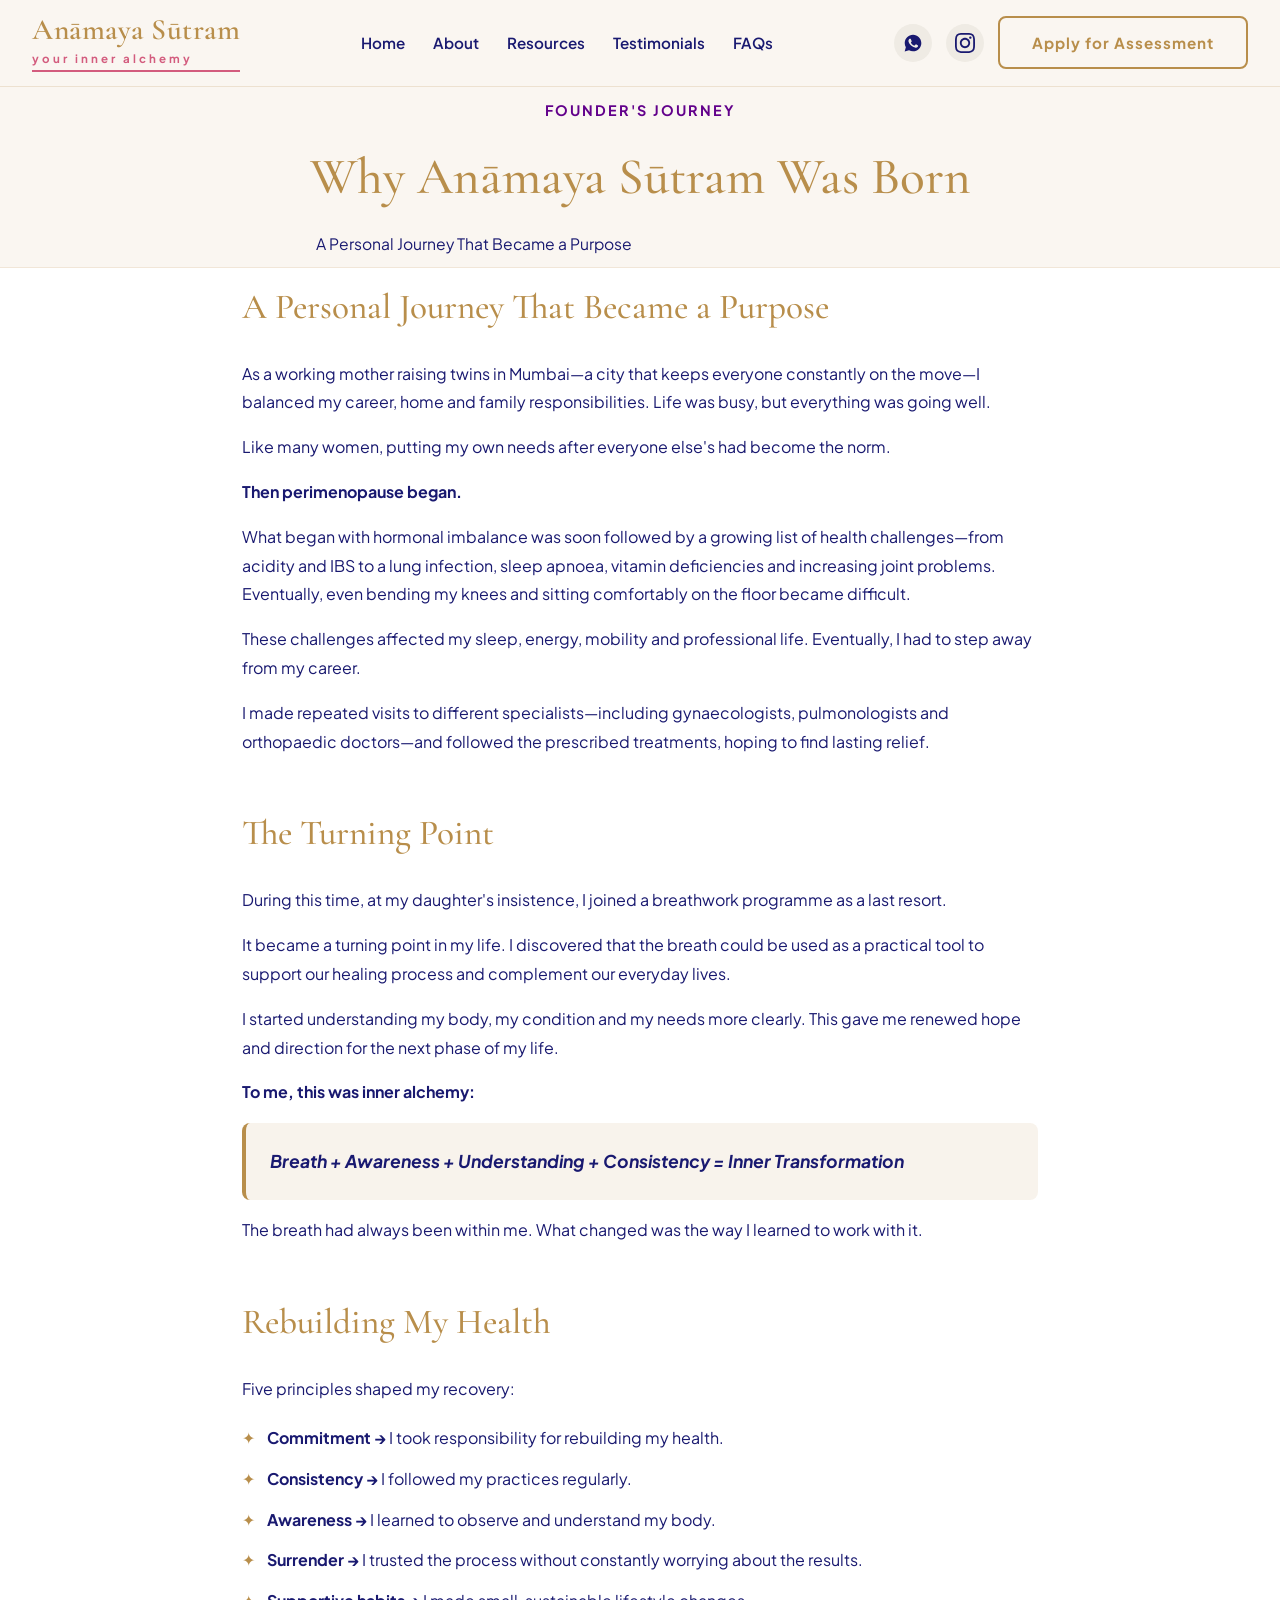
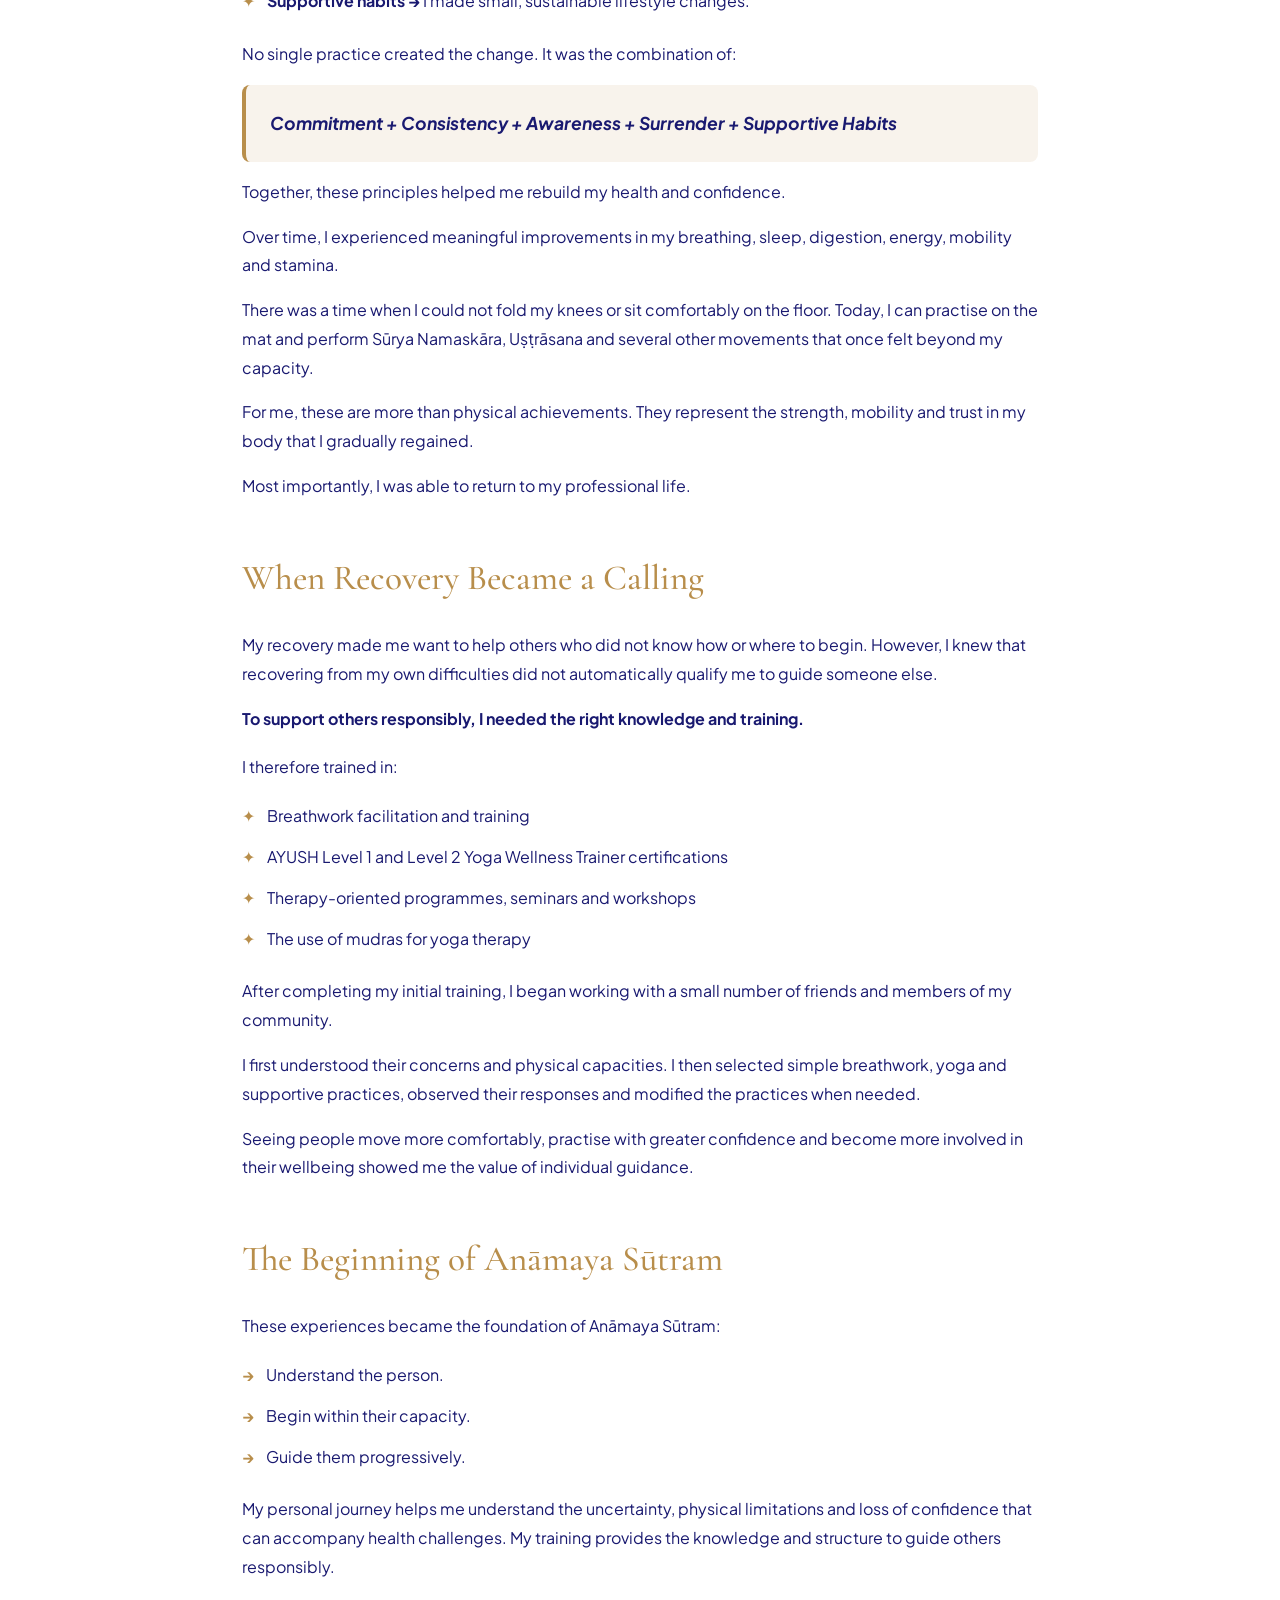
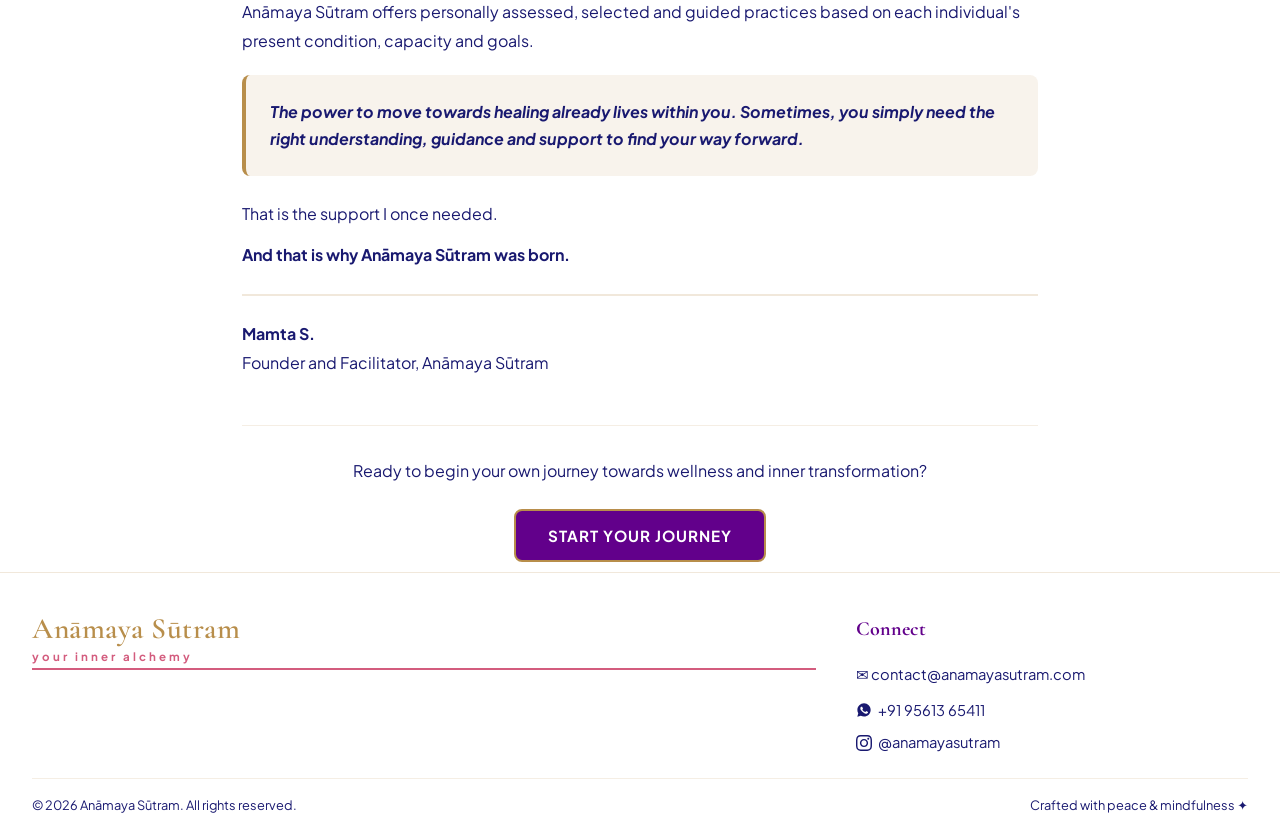
<file: story.html>
<!DOCTYPE html>
<html lang="en">

<head>
  <meta charset="UTF-8">
  <meta name="viewport" content="width=device-width, initial-scale=1.0">
  <title>Why Anāmaya Sūtram Was Born | Anāmaya Sūtram</title>
  <meta name="description" content="The personal journey of Mamta S. - how perimenopause challenges and breathwork led to the creation of Anāmaya Sūtram.">
  <link rel="stylesheet" href="css/style.css">
  <link rel="icon" href="images/logo.jpg">
</head>

<body>

  <!-- Header Navigation -->
  <header class="navbar">
    <div class="container nav-container">
      <a href="index.html" class="nav-brand-screenshot">
        <span class="nav-brand-title">Anāmaya Sūtram</span>
        <span class="nav-brand-tagline">your inner alchemy</span>
      </a>

      <ul class="nav-links">
        <li><a href="index.html" class="nav-link">Home</a></li>
        <li><a href="about.html" class="nav-link">About</a></li>
        <li><a href="resources.html" class="nav-link">Resources</a></li>
        <li><a href="testimonials.html" class="nav-link">Testimonials</a></li>
        <li><a href="faq.html" class="nav-link">FAQs</a></li>
      </ul>

      <div class="nav-right-actions">
        <a href="https://wa.me/919561365411" target="_blank" rel="noopener noreferrer" class="social-pill" aria-label="WhatsApp">
          <svg viewBox="0 0 24 24">
            <path d="M12.031 2c-5.514 0-9.969 4.456-9.969 9.969 0 1.761.459 3.477 1.334 4.988l-1.396 5.109 5.234-1.373c1.458.799 3.104 1.22 4.797 1.22 5.513 0 9.968-4.456 9.968-9.969s-4.455-9.969-9.968-9.969zm5.836 14.173c-.244.687-1.42 1.312-1.969 1.393-.526.078-1.2.112-3.411-.806-2.825-1.173-4.646-4.043-4.786-4.23-.14-.188-1.139-1.517-1.139-2.894 0-1.377.722-2.054.98-2.335.258-.282.562-.352.75-.352.188 0 .375 0 .539.009.174.009.407-.066.637.487.244.586.834 2.033.906 2.18.072.146.12.318.024.506-.096.188-.144.305-.287.474-.143.169-.301.377-.43.506-.143.143-.292.299-.126.584.166.285.736 1.214 1.58 1.966 1.085.967 2.001 1.267 2.286 1.408.285.141.452.12.619-.072.167-.192.716-.834.906-1.119.189-.285.378-.238.636-.144.258.094 1.637.772 1.918.913.281.141.469.211.539.329.07.117.07.682-.174 1.369z" />
          </svg>
        </a>
        <a href="https://www.instagram.com/anamayasutram/" target="_blank" rel="noopener noreferrer" class="social-pill" aria-label="Instagram">
          <svg viewBox="0 0 24 24">
            <path d="M12 2.163c3.204 0 3.584.012 4.85.07 3.252.148 4.771 1.691 4.919 4.919.058 1.265.069 1.645.069 4.849 0 3.205-.012 3.584-.069 4.849-.149 3.225-1.664 4.771-4.919 4.919-1.266.058-1.644.07-4.85.07-3.204 0-3.584-.012-4.849-.07-3.26-.149-4.771-1.699-4.919-4.92-.058-1.265-.07-1.644-.07-4.849 0-3.204.013-3.583.07-4.849.149-3.227 1.664-4.771 4.919-4.919 1.266-.057 1.645-.069 4.849-.069zm0-2.163c-3.259 0-3.667.014-4.947.072-4.358.2-6.78 2.618-6.98 6.98-.059 1.281-.073 1.689-.073 4.948 0 3.259.014 3.668.072 4.948.2 4.358 2.618 6.78 6.98 6.98 1.281.058 1.689.072 4.948.072 3.259 0 3.668-.014 4.948-.072 4.354-.2 6.782-2.618 6.979-6.98.059-1.28.073-1.689.073-4.948 0-3.259-.014-3.667-.072-4.947-.196-4.354-2.617-6.78-6.979-6.98-1.281-.059-1.69-.073-4.949-.073zm0 5.838c-3.403 0-6.162 2.759-6.162 6.162s2.759 6.163 6.162 6.163 6.162-2.759 6.162-6.163c0-3.403-2.759-6.162-6.162-6.162zm0 10.162c-2.209 0-4-1.79-4-4 0-2.209 1.791-4 4-4s4 1.791 4 4c0 2.21-1.791 4-4 4zm6.406-11.845c-.796 0-1.441.645-1.441 1.44s.645 1.44 1.441 1.44c.795 0 1.439-.645 1.439-1.44s-.644-1.44-1.439-1.44z" />
          </svg>
        </a>
        <a href="https://forms.gle/pNHa3Q9pTXm5epXJA" target="_blank" rel="noopener noreferrer" class="btn btn-gold-outline">Apply for Assessment</a>
      </div>

      <button class="hamburger" aria-label="Toggle navigation">☰</button>
    </div>
  </header>

  <!-- Mobile Dropdown Menu -->
  <div class="mobile-menu">
    <ul class="mobile-nav-links">
      <li><a href="index.html">Home</a></li>
      <li><a href="about.html">About</a></li>
      <li><a href="resources.html">Resources</a></li>
      <li><a href="testimonials.html">Testimonials</a></li>
      <li><a href="faq.html">FAQs</a></li>
    </ul>
  </div>

  <!-- Hero Section -->
  <section class="section-padding bg-ivory text-center" style="border-bottom: 1px solid rgba(184,142,75,0.15);">
    <div class="container">
      <span class="tagline-purple">Founder's Journey</span>
      <h1 class="gold-section-title" style="font-size: 3.2rem; margin: 12px 0;">
        Why Anāmaya Sūtram Was Born
      </h1>
      <p class="science-desc">
        A Personal Journey That Became a Purpose
      </p>
    </div>
  </section>

  <!-- Story Content -->
  <section class="section-padding" style="background: #ffffff;">
    <div class="container" style="max-width: 860px;">

      <!-- The Beginning -->
      <div style="margin-bottom: 48px;">
        <h2 class="gold-section-title" style="font-size: 2.2rem; margin-bottom: 24px;">A Personal Journey That Became a Purpose</h2>
        
        <p style="font-size: 1rem; color: var(--color-midnight); line-height: 1.8; margin-bottom: 16px;">
          As a working mother raising twins in Mumbai—a city that keeps everyone constantly on the move—I balanced my career, home and family responsibilities. Life was busy, but everything was going well.
        </p>

        <p style="font-size: 1rem; color: var(--color-midnight); line-height: 1.8; margin-bottom: 16px;">
          Like many women, putting my own needs after everyone else's had become the norm.
        </p>

        <p style="font-size: 1rem; color: var(--color-midnight); line-height: 1.8; margin-bottom: 16px;">
          <strong>Then perimenopause began.</strong>
        </p>

        <p style="font-size: 1rem; color: var(--color-midnight); line-height: 1.8; margin-bottom: 16px;">
          What began with hormonal imbalance was soon followed by a growing list of health challenges—from acidity and IBS to a lung infection, sleep apnoea, vitamin deficiencies and increasing joint problems. Eventually, even bending my knees and sitting comfortably on the floor became difficult.
        </p>

        <p style="font-size: 1rem; color: var(--color-midnight); line-height: 1.8; margin-bottom: 16px;">
          These challenges affected my sleep, energy, mobility and professional life. Eventually, I had to step away from my career.
        </p>

        <p style="font-size: 1rem; color: var(--color-midnight); line-height: 1.8; margin-bottom: 16px;">
          I made repeated visits to different specialists—including gynaecologists, pulmonologists and orthopaedic doctors—and followed the prescribed treatments, hoping to find lasting relief.
        </p>
      </div>

      <!-- The Turning Point -->
      <div style="margin-bottom: 48px;">
        <h2 class="gold-section-title" style="font-size: 2.2rem; margin-bottom: 24px;">The Turning Point</h2>
        
        <p style="font-size: 1rem; color: var(--color-midnight); line-height: 1.8; margin-bottom: 16px;">
          During this time, at my daughter's insistence, I joined a breathwork programme as a last resort.
        </p>

        <p style="font-size: 1rem; color: var(--color-midnight); line-height: 1.8; margin-bottom: 16px;">
          It became a turning point in my life. I discovered that the breath could be used as a practical tool to support our healing process and complement our everyday lives.
        </p>

        <p style="font-size: 1rem; color: var(--color-midnight); line-height: 1.8; margin-bottom: 16px;">
          I started understanding my body, my condition and my needs more clearly. This gave me renewed hope and direction for the next phase of my life.
        </p>

        <p style="font-size: 1rem; color: var(--color-midnight); line-height: 1.8; margin-bottom: 16px;">
          <strong>To me, this was inner alchemy:</strong>
        </p>

        <div style="background: rgba(184, 142, 75, 0.1); padding: 24px; border-left: 4px solid var(--color-gold); margin-bottom: 16px; border-radius: 8px;">
          <p style="font-size: 1.1rem; font-style: italic; color: var(--color-midnight); margin: 0;">
            <strong>Breath + Awareness + Understanding + Consistency = Inner Transformation</strong>
          </p>
        </div>

        <p style="font-size: 1rem; color: var(--color-midnight); line-height: 1.8; margin-bottom: 16px;">
          The breath had always been within me. What changed was the way I learned to work with it.
        </p>
      </div>

      <!-- Rebuilding Health -->
      <div style="margin-bottom: 48px;">
        <h2 class="gold-section-title" style="font-size: 2.2rem; margin-bottom: 24px;">Rebuilding My Health</h2>
        
        <p style="font-size: 1rem; color: var(--color-midnight); line-height: 1.8; margin-bottom: 20px;">
          Five principles shaped my recovery:
        </p>

        <ul style="list-style: none; margin-bottom: 24px;">
          <li style="font-size: 1rem; color: var(--color-midnight); line-height: 1.8; margin-bottom: 12px; display: flex; gap: 12px;">
            <span style="color: var(--color-gold); font-weight: 700; flex-shrink: 0;">✦</span>
            <span><strong>Commitment →</strong> I took responsibility for rebuilding my health.</span>
          </li>
          <li style="font-size: 1rem; color: var(--color-midnight); line-height: 1.8; margin-bottom: 12px; display: flex; gap: 12px;">
            <span style="color: var(--color-gold); font-weight: 700; flex-shrink: 0;">✦</span>
            <span><strong>Consistency →</strong> I followed my practices regularly.</span>
          </li>
          <li style="font-size: 1rem; color: var(--color-midnight); line-height: 1.8; margin-bottom: 12px; display: flex; gap: 12px;">
            <span style="color: var(--color-gold); font-weight: 700; flex-shrink: 0;">✦</span>
            <span><strong>Awareness →</strong> I learned to observe and understand my body.</span>
          </li>
          <li style="font-size: 1rem; color: var(--color-midnight); line-height: 1.8; margin-bottom: 12px; display: flex; gap: 12px;">
            <span style="color: var(--color-gold); font-weight: 700; flex-shrink: 0;">✦</span>
            <span><strong>Surrender →</strong> I trusted the process without constantly worrying about the results.</span>
          </li>
          <li style="font-size: 1rem; color: var(--color-midnight); line-height: 1.8; display: flex; gap: 12px;">
            <span style="color: var(--color-gold); font-weight: 700; flex-shrink: 0;">✦</span>
            <span><strong>Supportive habits →</strong> I made small, sustainable lifestyle changes.</span>
          </li>
        </ul>

        <p style="font-size: 1rem; color: var(--color-midnight); line-height: 1.8; margin-bottom: 16px;">
          No single practice created the change. It was the combination of:
        </p>

        <div style="background: rgba(184, 142, 75, 0.1); padding: 24px; border-left: 4px solid var(--color-gold); margin-bottom: 16px; border-radius: 8px;">
          <p style="font-size: 1.1rem; font-style: italic; color: var(--color-midnight); margin: 0;">
            <strong>Commitment + Consistency + Awareness + Surrender + Supportive Habits</strong>
          </p>
        </div>

        <p style="font-size: 1rem; color: var(--color-midnight); line-height: 1.8; margin-bottom: 16px;">
          Together, these principles helped me rebuild my health and confidence.
        </p>

        <p style="font-size: 1rem; color: var(--color-midnight); line-height: 1.8; margin-bottom: 16px;">
          Over time, I experienced meaningful improvements in my breathing, sleep, digestion, energy, mobility and stamina.
        </p>

        <p style="font-size: 1rem; color: var(--color-midnight); line-height: 1.8; margin-bottom: 16px;">
          There was a time when I could not fold my knees or sit comfortably on the floor. Today, I can practise on the mat and perform Sūrya Namaskāra, Uṣṭrāsana and several other movements that once felt beyond my capacity.
        </p>

        <p style="font-size: 1rem; color: var(--color-midnight); line-height: 1.8; margin-bottom: 16px;">
          For me, these are more than physical achievements. They represent the strength, mobility and trust in my body that I gradually regained.
        </p>

        <p style="font-size: 1rem; color: var(--color-midnight); line-height: 1.8;">
          Most importantly, I was able to return to my professional life.
        </p>
      </div>

      <!-- When Recovery Became a Calling -->
      <div style="margin-bottom: 48px;">
        <h2 class="gold-section-title" style="font-size: 2.2rem; margin-bottom: 24px;">When Recovery Became a Calling</h2>
        
        <p style="font-size: 1rem; color: var(--color-midnight); line-height: 1.8; margin-bottom: 16px;">
          My recovery made me want to help others who did not know how or where to begin. However, I knew that recovering from my own difficulties did not automatically qualify me to guide someone else.
        </p>

        <p style="font-size: 1rem; color: var(--color-midnight); line-height: 1.8; margin-bottom: 20px;">
          <strong>To support others responsibly, I needed the right knowledge and training.</strong>
        </p>

        <p style="font-size: 1rem; color: var(--color-midnight); line-height: 1.8; margin-bottom: 20px;">
          I therefore trained in:
        </p>

        <ul style="list-style: none; margin-bottom: 24px;">
          <li style="font-size: 1rem; color: var(--color-midnight); line-height: 1.8; margin-bottom: 12px; display: flex; gap: 12px;">
            <span style="color: var(--color-gold); font-weight: 700; flex-shrink: 0;">✦</span>
            <span>Breathwork facilitation and training</span>
          </li>
          <li style="font-size: 1rem; color: var(--color-midnight); line-height: 1.8; margin-bottom: 12px; display: flex; gap: 12px;">
            <span style="color: var(--color-gold); font-weight: 700; flex-shrink: 0;">✦</span>
            <span>AYUSH Level 1 and Level 2 Yoga Wellness Trainer certifications</span>
          </li>
          <li style="font-size: 1rem; color: var(--color-midnight); line-height: 1.8; margin-bottom: 12px; display: flex; gap: 12px;">
            <span style="color: var(--color-gold); font-weight: 700; flex-shrink: 0;">✦</span>
            <span>Therapy-oriented programmes, seminars and workshops</span>
          </li>
          <li style="font-size: 1rem; color: var(--color-midnight); line-height: 1.8; display: flex; gap: 12px;">
            <span style="color: var(--color-gold); font-weight: 700; flex-shrink: 0;">✦</span>
            <span>The use of mudras for yoga therapy</span>
          </li>
        </ul>

        <p style="font-size: 1rem; color: var(--color-midnight); line-height: 1.8; margin-bottom: 16px;">
          After completing my initial training, I began working with a small number of friends and members of my community.
        </p>

        <p style="font-size: 1rem; color: var(--color-midnight); line-height: 1.8; margin-bottom: 16px;">
          I first understood their concerns and physical capacities. I then selected simple breathwork, yoga and supportive practices, observed their responses and modified the practices when needed.
        </p>

        <p style="font-size: 1rem; color: var(--color-midnight); line-height: 1.8;">
          Seeing people move more comfortably, practise with greater confidence and become more involved in their wellbeing showed me the value of individual guidance.
        </p>
      </div>

      <!-- The Beginning of Anāmaya Sūtram -->
      <div style="margin-bottom: 48px;">
        <h2 class="gold-section-title" style="font-size: 2.2rem; margin-bottom: 24px;">The Beginning of Anāmaya Sūtram</h2>
        
        <p style="font-size: 1rem; color: var(--color-midnight); line-height: 1.8; margin-bottom: 20px;">
          These experiences became the foundation of Anāmaya Sūtram:
        </p>

        <ul style="list-style: none; margin-bottom: 24px;">
          <li style="font-size: 1rem; color: var(--color-midnight); line-height: 1.8; margin-bottom: 12px; display: flex; gap: 12px;">
            <span style="color: var(--color-gold); font-weight: 700; flex-shrink: 0;">→</span>
            <span>Understand the person.</span>
          </li>
          <li style="font-size: 1rem; color: var(--color-midnight); line-height: 1.8; margin-bottom: 12px; display: flex; gap: 12px;">
            <span style="color: var(--color-gold); font-weight: 700; flex-shrink: 0;">→</span>
            <span>Begin within their capacity.</span>
          </li>
          <li style="font-size: 1rem; color: var(--color-midnight); line-height: 1.8; display: flex; gap: 12px;">
            <span style="color: var(--color-gold); font-weight: 700; flex-shrink: 0;">→</span>
            <span>Guide them progressively.</span>
          </li>
        </ul>

        <p style="font-size: 1rem; color: var(--color-midnight); line-height: 1.8; margin-bottom: 16px;">
          My personal journey helps me understand the uncertainty, physical limitations and loss of confidence that can accompany health challenges. My training provides the knowledge and structure to guide others responsibly.
        </p>

        <p style="font-size: 1rem; color: var(--color-midnight); line-height: 1.8; margin-bottom: 20px;">
          Anāmaya Sūtram offers personally assessed, selected and guided practices based on each individual's present condition, capacity and goals.
        </p>

        <div style="background: rgba(184, 142, 75, 0.1); padding: 24px; border-left: 4px solid var(--color-gold); margin-bottom: 24px; border-radius: 8px;">
          <p style="font-size: 1rem; font-style: italic; color: var(--color-midnight); margin: 0;">
            <strong>The power to move towards healing already lives within you. Sometimes, you simply need the right understanding, guidance and support to find your way forward.</strong>
          </p>
        </div>

        <p style="font-size: 1rem; color: var(--color-midnight); line-height: 1.8; margin-bottom: 12px;">
          That is the support I once needed.
        </p>

        <p style="font-size: 1rem; color: var(--color-midnight); line-height: 1.8; margin-bottom: 24px;">
          <strong>And that is why Anāmaya Sūtram was born.</strong>
        </p>

        <div style="border-top: 2px solid rgba(184, 142, 75, 0.2); padding-top: 24px; margin-top: 24px;">
          <p style="font-size: 1rem; color: var(--color-midnight); line-height: 1.8; margin: 0;">
            <strong>Mamta S.</strong><br>
            Founder and Facilitator, Anāmaya Sūtram
          </p>
        </div>
      </div>

      <!-- Call to Action -->
      <div style="text-align: center; margin-top: 48px; padding-top: 32px; border-top: 1px solid rgba(184, 142, 75, 0.15);">
        <p style="font-size: 1rem; color: var(--color-midnight); margin-bottom: 24px;">
          Ready to begin your own journey towards wellness and inner transformation?
        </p>
        <a href="https://forms.gle/pNHa3Q9pTXm5epXJA" target="_blank" rel="noopener noreferrer" class="btn btn-purple">START YOUR JOURNEY</a>
      </div>

    </div>
  </section>

  <!-- Footer -->
  <footer>
    <div class="container">
      <div class="footer-grid">
        <div>
          <a href="index.html" class="nav-brand-screenshot" style="margin-bottom: 16px;">
            <span class="nav-brand-title">Anāmaya Sūtram</span>
            <span class="nav-brand-tagline">your inner alchemy</span>
          </a>
        </div>

        <div>
          <h4 style="font-family: var(--font-heading); font-size: 1.25rem; color: var(--color-purple); margin-bottom: 16px;">
            Connect</h4>
          <p style="font-size: 0.92rem; color: var(--color-midnight); margin-bottom: 12px;">✉ contact@anamayasutram.com</p>
          <a href="https://wa.me/919561365411" target="_blank" rel="noopener noreferrer" style="text-decoration: none; color: var(--color-midnight); display: inline-flex; align-items: center; gap: 6px; font-size: 0.92rem; margin-bottom: 8px;">
            <svg viewBox="0 0 24 24" style="width: 16px; height: 16px; fill: currentColor;">
              <path d="M12.031 2c-5.514 0-9.969 4.456-9.969 9.969 0 1.761.459 3.477 1.334 4.988l-1.396 5.109 5.234-1.373c1.458.799 3.104 1.22 4.797 1.22 5.513 0 9.968-4.456 9.968-9.969s-4.455-9.969-9.968-9.969zm5.836 14.173c-.244.687-1.42 1.312-1.969 1.393-.526.078-1.2.112-3.411-.806-2.825-1.173-4.646-4.043-4.786-4.23-.14-.188-1.139-1.517-1.139-2.894 0-1.377.722-2.054.98-2.335.258-.282.562-.352.75-.352.188 0 .375 0 .539.009.174.009.407-.066.637.487.244.586.834 2.033.906 2.18.072.146.12.318.024.506-.096.188-.144.305-.287.474-.143.169-.301.377-.43.506-.143.143-.292.299-.126.584.166.285.736 1.214 1.58 1.966 1.085.967 2.001 1.267 2.286 1.408.285.141.452.12.619-.072.167-.192.716-.834.906-1.119.189-.285.378-.238.636-.144.258.094 1.637.772 1.918.913.281.141.469.211.539.329.07.117.07.682-.174 1.369z"/>
            </svg>
            +91 95613 65411
          </a>
          <br>
          <a href="https://www.instagram.com/anamayasutram/" target="_blank" rel="noopener noreferrer" style="text-decoration: none; color: var(--color-midnight); display: inline-flex; align-items: center; gap: 6px; font-size: 0.92rem;">
            <svg viewBox="0 0 24 24" style="width: 16px; height: 16px; fill: currentColor;">
              <path d="M12 2.163c3.204 0 3.584.012 4.85.07 3.252.148 4.771 1.691 4.919 4.919.058 1.265.069 1.645.069 4.849 0 3.205-.012 3.584-.069 4.849-.149 3.225-1.664 4.771-4.919 4.919-1.266.058-1.644.07-4.85.07-3.204 0-3.584-.012-4.849-.07-3.26-.149-4.771-1.699-4.919-4.92-.058-1.265-.07-1.644-.07-4.849 0-3.204.013-3.583.07-4.849.149-3.227 1.664-4.771 4.919-4.919 1.266-.057 1.645-.069 4.849-.069zm0-2.163c-3.259 0-3.667.014-4.947.072-4.358.2-6.78 2.618-6.98 6.98-.059 1.281-.073 1.689-.073 4.948 0 3.259.014 3.668.072 4.948.2 4.358 2.618 6.78 6.98 6.98 1.281.058 1.689.072 4.948.072 3.259 0 3.668-.014 4.948-.072 4.354-.2 6.782-2.618 6.979-6.98.059-1.28.073-1.689.073-4.948 0-3.259-.014-3.667-.072-4.947-.196-4.354-2.617-6.78-6.979-6.98-1.281-.059-1.69-.073-4.949-.073zm0 5.838c-3.403 0-6.162 2.759-6.162 6.162s2.759 6.163 6.162 6.163 6.162-2.759 6.162-6.163c0-3.403-2.759-6.162-6.162-6.162zm0 10.162c-2.209 0-4-1.79-4-4 0-2.209 1.791-4 4-4s4 1.791 4 4c0 2.21-1.791 4-4 4zm6.406-11.845c-.796 0-1.441.645-1.441 1.44s.645 1.44 1.441 1.44c.795 0 1.439-.645 1.439-1.44s-.644-1.44-1.439-1.44z"/>
            </svg>
            @anamayasutram
          </a>
        </div>
      </div>

      <div class="footer-bottom">
        <div>© 2026 Anāmaya Sūtram. All rights reserved.</div>
        <div>Crafted with peace &amp; mindfulness ✦</div>
      </div>
    </div>
  </footer>

  <script src="js/main.js"></script>
</body>

</html>
</file>
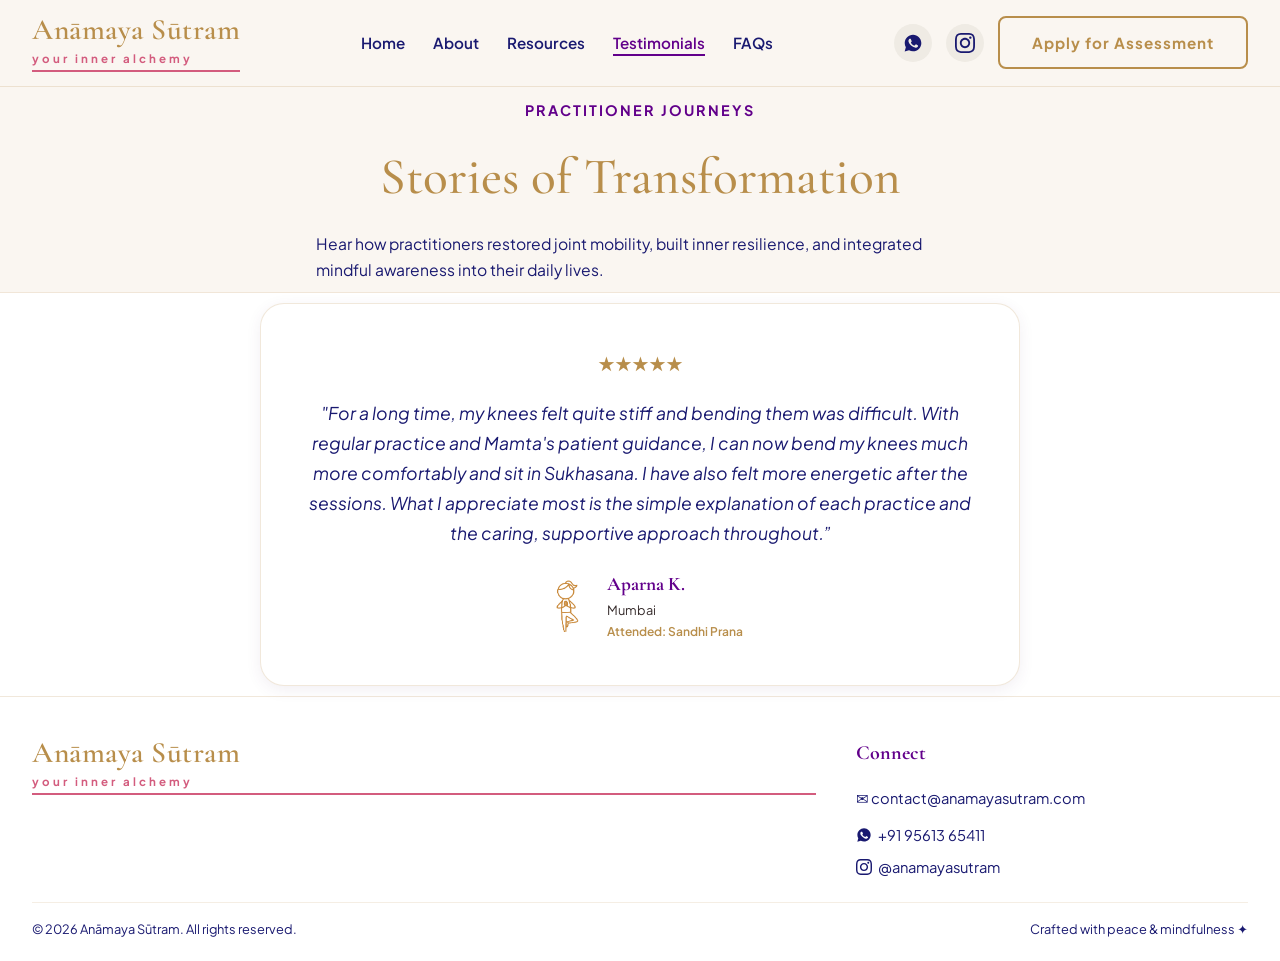
<file: testimonials.html>
<!DOCTYPE html>
<html lang="en">

<head>
  <meta charset="UTF-8">
  <meta name="viewport" content="width=device-width, initial-scale=1.0">
  <title>Testimonials | Anāmaya Sūtram</title>
  <meta name="description"
    content="Read stories of transformation, joint mobility restoration, and inner peace from Anāmaya sūtram practitioners.">
  <link rel="stylesheet" href="css/style.css">
  <link rel="icon" href="images/logo.jpg">
</head>

<body>

  <!-- Header Navigation (Matching Header Screenshot 1) -->
  <header class="navbar">
    <div class="container nav-container">
      <a href="index.html" class="nav-brand-screenshot">
        <span class="nav-brand-title">Anāmaya Sūtram</span>
        <span class="nav-brand-tagline">your inner alchemy</span>
      </a>

      <ul class="nav-links">
        <li><a href="index.html" class="nav-link">Home</a></li>
        <li><a href="about.html" class="nav-link">About</a></li>
        <li><a href="resources.html" class="nav-link">Resources</a></li>
        <li><a href="testimonials.html" class="nav-link active">Testimonials</a></li>
        <li><a href="faq.html" class="nav-link">FAQs</a></li>
      </ul>

      <div class="nav-right-actions">
        <a href="https://wa.me/919561365411" target="_blank" rel="noopener noreferrer" class="social-pill" aria-label="WhatsApp">
          <svg viewBox="0 0 24 24">
            <path
              d="M12.031 2c-5.514 0-9.969 4.456-9.969 9.969 0 1.761.459 3.477 1.334 4.988l-1.396 5.109 5.234-1.373c1.458.799 3.104 1.22 4.797 1.22 5.513 0 9.968-4.456 9.968-9.969s-4.455-9.969-9.968-9.969zm5.836 14.173c-.244.687-1.42 1.312-1.969 1.393-.526.078-1.2.112-3.411-.806-2.825-1.173-4.646-4.043-4.786-4.23-.14-.188-1.139-1.517-1.139-2.894 0-1.377.722-2.054.98-2.335.258-.282.562-.352.75-.352.188 0 .375 0 .539.009.174.009.407-.066.637.487.244.586.834 2.033.906 2.18.072.146.12.318.024.506-.096.188-.144.305-.287.474-.143.169-.301.377-.43.506-.143.143-.292.299-.126.584.166.285.736 1.214 1.58 1.966 1.085.967 2.001 1.267 2.286 1.408.285.141.452.12.619-.072.167-.192.716-.834.906-1.119.189-.285.378-.238.636-.144.258.094 1.637.772 1.918.913.281.141.469.211.539.329.07.117.07.682-.174 1.369z" />
          </svg>
        </a>
        <a href="https://www.instagram.com/anamayasutram/" target="_blank" rel="noopener noreferrer" class="social-pill"
          aria-label="Instagram">
          <svg viewBox="0 0 24 24">
            <path
              d="M12 2.163c3.204 0 3.584.012 4.85.07 3.252.148 4.771 1.691 4.919 4.919.058 1.265.069 1.645.069 4.849 0 3.205-.012 3.584-.069 4.849-.149 3.225-1.664 4.771-4.919 4.919-1.266.058-1.644.07-4.85.07-3.204 0-3.584-.012-4.849-.07-3.26-.149-4.771-1.699-4.919-4.92-.058-1.265-.07-1.644-.07-4.849 0-3.204.013-3.583.07-4.849.149-3.227 1.664-4.771 4.919-4.919 1.266-.057 1.645-.069 4.849-.069zm0-2.163c-3.259 0-3.667.014-4.947.072-4.358.2-6.78 2.618-6.98 6.98-.059 1.281-.073 1.689-.073 4.948 0 3.259.014 3.668.072 4.948.2 4.358 2.618 6.78 6.98 6.98 1.281.058 1.689.072 4.948.072 3.259 0 3.668-.014 4.948-.072 4.354-.2 6.782-2.618 6.979-6.98.059-1.28.073-1.689.073-4.948 0-3.259-.014-3.667-.072-4.947-.196-4.354-2.617-6.78-6.979-6.98-1.281-.059-1.69-.073-4.949-.073zm0 5.838c-3.403 0-6.162 2.759-6.162 6.162s2.759 6.163 6.162 6.163 6.162-2.759 6.162-6.163c0-3.403-2.759-6.162-6.162-6.162zm0 10.162c-2.209 0-4-1.79-4-4 0-2.209 1.791-4 4-4s4 1.791 4 4c0 2.21-1.791 4-4 4zm6.406-11.845c-.796 0-1.441.645-1.441 1.44s.645 1.44 1.441 1.44c.795 0 1.439-.645 1.439-1.44s-.644-1.44-1.439-1.44z" />
          </svg>
        </a>
        <a href="https://forms.gle/pNHa3Q9pTXm5epXJA" target="_blank" rel="noopener noreferrer" class="btn btn-gold-outline">Apply for Assessment</a>
      </div>

      <button class="hamburger" aria-label="Toggle navigation">☰</button>
    </div>
  </header>

  <!-- Mobile Dropdown Menu -->
  <div class="mobile-menu">
    <ul class="mobile-nav-links">
      <li><a href="index.html">Home</a></li>
      <li><a href="sandhi-prana.html">Sandhi Prana</a></li>
      <li><a href="about.html">About</a></li>
      <li><a href="resources.html">Resources</a></li>
      <li><a href="testimonials.html">Testimonials</a></li>
      <li><a href="index.html#faqs">FAQs</a></li>
    </ul>
  </div>

  <section class="section-padding bg-ivory text-center" style="border-bottom: 1px solid rgba(184,142,75,0.15);">
    <div class="container">
      <span class="tagline-purple">Practitioner Journeys</span>
      <h1 class="gold-section-title" style="font-size: 3.2rem; margin: 12px 0;">
        Stories of Transformation
      </h1>
      <p class="science-desc">
        Hear how practitioners restored joint mobility, built inner resilience, and integrated mindful awareness into
        their daily lives.
      </p>
    </div>
  </section>

  <!-- Testimonials Grid -->
  <section class="section-padding" style="background: #ffffff;">
    <div class="container">
      <div style="display: grid; grid-template-columns: repeat(auto-fit, minmax(300px, 1fr)); gap: 32px;">
        <div class="testimonial-card">
        <div style="color: var(--color-gold); font-size: 1.2rem;">★★★★★</div>
        <p class="quote-text" id="testimonialQuote">
          "For a long time, my knees felt quite stiff and bending them was difficult. With regular practice and Mamta's
          patient guidance, I can now bend my knees much more comfortably and sit in Sukhasana. I have also felt more
          energetic after the sessions. What I appreciate most is the simple explanation of each practice and the
          caring, supportive approach throughout.”
        </p>
        <div class="user-bio">
          <img src="doodles/vrksasana_gold.png" alt="User avatar" class="user-avatar" id="testimonialAvatar">
          <div>
            <h4 style="font-family: var(--font-heading); font-size: 1.2rem; color: var(--color-purple);"
              id="testimonialName">Aparna K.</h4>
            <div style="font-size: 0.8rem; color: var(--color-muted);" id="testimonialRole">Mumbai</div>
            <div style="font-size: 0.75rem; color: var(--color-gold); font-weight: 600;" id="testimonialBatch">Attended:
              Sandhi Prana</div>
          </div>
        </div>
        <!-- <div class="testimonial-card" style="max-width: none; margin: 0;">
          <div style="color: var(--color-gold); font-size: 1.2rem;">★★★★★</div>
          <p class="quote-text">
            "Anāmaya sūtram transformed my relationship with yoga. As a medical professional dealing with long hospital hours, the breathwork and alignment precision relieved my chronic back stiffness."
          </p>
          <div class="user-bio">
            <img src="doodles/vrksasana_gold.png" alt="Dr. Radhika Sen" class="user-avatar">
            <div>
              <h4 style="font-family: var(--font-heading); font-size: 1.2rem; color: var(--color-purple);">Dr. Radhika Sen</h4>
              <div style="font-size: 0.8rem; color: var(--color-muted);">Physician • Mumbai</div>
            </div>
          </div>
        </div>

        <div class="testimonial-card" style="max-width: none; margin: 0;">
          <div style="color: var(--color-gold); font-size: 1.2rem;">★★★★★</div>
          <p class="quote-text">
            "The Sandhi Prana program gave me back my mobility. My knees used to hurt climbing stairs, but after 6 weeks of gentle guidance, I walk with zero hesitation."
          </p>
          <div class="user-bio">
            <img src="doodles/Vidharba_gold.png" alt="Meera Kapoor" class="user-avatar">
            <div>
              <h4 style="font-family: var(--font-heading); font-size: 1.2rem; color: var(--color-purple);">Meera Kapoor</h4>
              <div style="font-size: 0.8rem; color: var(--color-muted);">Architect • Bengaluru</div>
            </div>
          </div>
        </div> -->

        <!-- <div class="testimonial-card" style="max-width: none; margin: 0;">
          <div style="color: var(--color-gold); font-size: 1.2rem;">★★★★★</div>
          <p class="quote-text">
            "Prof. Dev and Anaya's guidance makes complex yoga philosophy so accessible. The breath techniques dissolved
            years of work stress."
          </p>
          <div class="user-bio">
            <img src="doodles/Bal_gold.png" alt="Arjun Mehta" class="user-avatar">
            <div>
              <h4 style="font-family: var(--font-heading); font-size: 1.2rem; color: var(--color-purple);">Arjun Mehta
              </h4>
              <div style="font-size: 0.8rem; color: var(--color-muted);">Software Executive • Delhi</div>
            </div>
          </div> -->

        </div>
      </div>
    </div>
  </section>

  <!-- Footer -->
  <footer>
    <div class="container">
      <div class="footer-grid">
        <div>
          <a href="index.html" class="nav-brand-screenshot" style="margin-bottom: 16px;">
            <span class="nav-brand-title">Anāmaya Sūtram</span>
            <span class="nav-brand-tagline">your inner alchemy</span>
          </a>
        </div>

        <div>
          <h4
            style="font-family: var(--font-heading); font-size: 1.25rem; color: var(--color-purple); margin-bottom: 16px;">
            Connect</h4>
          <p style="font-size: 0.92rem; color: var(--color-midnight); margin-bottom: 12px;">✉ contact@anamayasutram.com</p>
          <a href="https://wa.me/919561365411" target="_blank" rel="noopener noreferrer" style="text-decoration: none; color: var(--color-midnight); display: inline-flex; align-items: center; gap: 6px; font-size: 0.92rem; margin-bottom: 8px;">
            <svg viewBox="0 0 24 24" style="width: 16px; height: 16px; fill: currentColor;">
              <path d="M12.031 2c-5.514 0-9.969 4.456-9.969 9.969 0 1.761.459 3.477 1.334 4.988l-1.396 5.109 5.234-1.373c1.458.799 3.104 1.22 4.797 1.22 5.513 0 9.968-4.456 9.968-9.969s-4.455-9.969-9.968-9.969zm5.836 14.173c-.244.687-1.42 1.312-1.969 1.393-.526.078-1.2.112-3.411-.806-2.825-1.173-4.646-4.043-4.786-4.23-.14-.188-1.139-1.517-1.139-2.894 0-1.377.722-2.054.98-2.335.258-.282.562-.352.75-.352.188 0 .375 0 .539.009.174.009.407-.066.637.487.244.586.834 2.033.906 2.18.072.146.12.318.024.506-.096.188-.144.305-.287.474-.143.169-.301.377-.43.506-.143.143-.292.299-.126.584.166.285.736 1.214 1.58 1.966 1.085.967 2.001 1.267 2.286 1.408.285.141.452.12.619-.072.167-.192.716-.834.906-1.119.189-.285.378-.238.636-.144.258.094 1.637.772 1.918.913.281.141.469.211.539.329.07.117.07.682-.174 1.369z"/>
            </svg>
            +91 95613 65411
          </a>
          <br>
          <a href="https://www.instagram.com/anamayasutram/" target="_blank" rel="noopener noreferrer" style="text-decoration: none; color: var(--color-midnight); display: inline-flex; align-items: center; gap: 6px; font-size: 0.92rem;">
            <svg viewBox="0 0 24 24" style="width: 16px; height: 16px; fill: currentColor;">
              <path d="M12 2.163c3.204 0 3.584.012 4.85.07 3.252.148 4.771 1.691 4.919 4.919.058 1.265.069 1.645.069 4.849 0 3.205-.012 3.584-.069 4.849-.149 3.225-1.664 4.771-4.919 4.919-1.266.058-1.644.07-4.85.07-3.204 0-3.584-.012-4.849-.07-3.26-.149-4.771-1.699-4.919-4.92-.058-1.265-.07-1.644-.07-4.849 0-3.204.013-3.583.07-4.849.149-3.227 1.664-4.771 4.919-4.919 1.266-.057 1.645-.069 4.849-.069zm0-2.163c-3.259 0-3.667.014-4.947.072-4.358.2-6.78 2.618-6.98 6.98-.059 1.281-.073 1.689-.073 4.948 0 3.259.014 3.668.072 4.948.2 4.358 2.618 6.78 6.98 6.98 1.281.058 1.689.072 4.948.072 3.259 0 3.668-.014 4.948-.072 4.354-.2 6.782-2.618 6.979-6.98.059-1.28.073-1.689.073-4.948 0-3.259-.014-3.667-.072-4.947-.196-4.354-2.617-6.78-6.979-6.98-1.281-.059-1.69-.073-4.949-.073zm0 5.838c-3.403 0-6.162 2.759-6.162 6.162s2.759 6.163 6.162 6.163 6.162-2.759 6.162-6.163c0-3.403-2.759-6.162-6.162-6.162zm0 10.162c-2.209 0-4-1.79-4-4 0-2.209 1.791-4 4-4s4 1.791 4 4c0 2.21-1.791 4-4 4zm6.406-11.845c-.796 0-1.441.645-1.441 1.44s.645 1.44 1.441 1.44c.795 0 1.439-.645 1.439-1.44s-.644-1.44-1.439-1.44z"/>
            </svg>
            @anamayasutram
          </a>
        </div>
      </div>

      <div class="footer-bottom">
        <div>© 2026 Anāmaya Sūtram. All rights reserved.</div>
        <div>Crafted with peace &amp; mindfulness ✦</div>
      </div>
    </div>
  </footer>

  <script src="js/main.js"></script>
</body>

</html>
</file>
<file: css/style.css>
/* Anāmaya Sūtram - Pure Static Design System with Custom Google Fonts */
@import url('https://fonts.googleapis.com/css2?family=Dancing+Script:wght@500;600;700&family=Comic+Neue:wght@400;700&family=Cinzel:wght@600;700;800&family=Cormorant+Garamond:ital,wght@0,500;0,600;0,700;1,500&family=Plus+Jakarta+Sans:wght@400;500;600;700&display=swap');

:root {
  --color-burgundy: #7B1418;
  --color-gold: #B88E4B;
  --color-gold-bright: #D4AF6D;
  --color-purple: #62008b; 
  /* Purple is the name but the colour used is dark violet */
  --color-purple-hover: #68408a;
  --color-indigo: #201D48;
  --color-green: #3D6843;
  --color-ivory: #FAF6F1;
  --color-teal: #008C8C;
  --color-teal-dark: #006E6E;
  --color-card: #FFFFFF;
  --color-charcoal: #2c0101c0;
  --color-muted: #382e2e;
  --color-midnight: #191970;
  --color-bottle-green: #183b03;
  --color-light-pink: #d35c7e;
  --color-text: #1A1A3E;

  --font-script: 'Dancing Script', cursive;
  --font-comic: 'Comic Neue', 'Comiccrazy', cursive, sans-serif;
  --font-brand: 'Cormorant Garamond', serif;
  --font-heading: 'Cormorant Garamond', serif;
  --font-body: 'Plus Jakarta Sans', system-ui, sans-serif;

  --max-width: 1320px;
  --radius-lg: 24px;
  --radius-md: 16px;
  --radius-pill: 9999px;
  --shadow-sm: 0 4px 15px rgba(83, 55, 107, 0.08);
  --shadow-md: 0 10px 30px rgba(83, 55, 107, 0.12);
  --shadow-lg: 0 20px 40px rgba(83, 55, 107, 0.18);
}

/* Reset & Base */
* {
  margin: 0;
  padding: 0;
  box-sizing: border-box;
  color: var(--color-midnight);
}

html {
  scroll-behavior: smooth;
  font-size: 16px;
}

body {
  background-color: var(--color-ivory);
  color: var(--color-midnight);
  font-family: var(--font-body);
  line-height: 1.65;
  overflow-x: hidden;
}

/* Text color: Ensure all text defaults to midnight blue */
p, li, span, a, div, h1, h2, h3, h4, h5, h6 {
  color: var(--color-midnight);
}

::selection {
  background-color: var(--color-purple);
  color: #ffffff;
}

/* Layout Containers & Margins */
.container {
  width: 100%;
  max-width: var(--max-width);
  margin: 0 auto;
  padding: 0 32px;
}

.section-padding {
  padding: 10px 0;
}

.text-center {
  text-align: center;
}

.text-left {
  text-align: left;
}

/* Buttons */
.btn {
  display: inline-flex;
  align-items: center;
  justify-content: center;
  padding: 12px 32px;
  border-radius: 8px;
  font-family: var(--font-body);
  font-size: 0.95rem;
  font-weight: 700;
  letter-spacing: 1px;
  text-decoration: none;
  text-transform: uppercase;
  cursor: pointer;
  transition: all 0.25s ease;
  border: 2px solid transparent;
  gap: 8px;
}

.btn-purple {
  background-color: var(--color-purple);
  color: #ffffff;
  border-color: var(--color-gold);
}

.btn-purple:hover {
  background-color: var(--color-purple-hover);
  border-color: var(--color-gold-bright);
  transform: translateY(-2px);
  box-shadow: var(--shadow-sm);
}

.btn-teal {
  background-color: var(--color-teal);
  color: #ffffff;
  border-color: #ffffff;
}

.btn-teal:hover {
  background-color: var(--color-teal-dark);
  transform: translateY(-2px);
}

.btn-gold-outline {
  background-color: transparent;
  color: var(--color-gold);
  border: 2px solid var(--color-gold);
  text-transform: none;
}

.btn-gold-outline:hover {
  background-color: var(--color-gold);
  color: #ffffff;
  transform: translateY(-2px);
}

/* Header & Navbar (Matching Header Screenshot 1) */
.navbar {
  position: sticky;
  top: 0;
  left: 0;
  right: 0;
  z-index: 100;
  background-color: #FAF6F1;
  border-bottom: 1px solid rgba(184, 142, 75, 0.2);
  padding: 14px 0;
}

.nav-container {
  display: flex;
  align-items: center;
  justify-content: space-between;
}

.nav-brand-screenshot {
  display: flex;
  flex-direction: column;
  align-items: flex-start;
  text-decoration: none;
}

.nav-brand-title {
  font-family: var(--font-brand);
  font-size: 1.85rem;
  font-weight: 600;
  color: var(--color-gold);
  line-height: 1.1;
  letter-spacing: 0.5px;
}


.nav-brand-tagline {
  font-family: var(--font-body);
  font-size: 0.72rem;
  letter-spacing: 3px;
  text-transform: lowercase;
  color: var(--color-light-pink);
  font-weight: 700;
  margin-top: 2px;
  border-bottom: 2px solid var(--color-light-pink);
  padding-bottom: 2px;
  width: 100%;
}

.nav-links {
  display: flex;
  list-style: none;
  gap: 28px;
  align-items: center;
}

.nav-link {
  text-decoration: none;
  color: var(--color-midnight);
  font-size: 0.95rem;
  font-weight: 600;
  transition: color 0.2s ease;
  padding: 4px 0;
  position: relative;
}

.nav-link:hover,
.nav-link.active {
  color: var(--color-purple);
}

.nav-link.active::after {
  content: '';
  position: absolute;
  bottom: 0;
  left: 0;
  right: 0;
  height: 2px;
  background-color: var(--color-purple);
}

.nav-right-actions {
  display: flex;
  align-items: center;
  gap: 14px;
}

.social-pill {
  display: flex;
  align-items: center;
  justify-content: center;
  width: 38px;
  height: 38px;
  border-radius: 50%;
  background: #EFEBE4;
  color: var(--color-purple);
  text-decoration: none;
  transition: all 0.2s ease;
}

.social-pill:hover {
  background: var(--color-purple);
  color: #ffffff;
}

.social-pill svg {
  width: 20px;
  height: 20px;
  fill: currentColor;
}

.hamburger {
  display: none;
  background: none;
  border: none;
  font-size: 1.8rem;
  color: var(--color-purple);
  cursor: pointer;
}

.mobile-menu {
  display: none;
  background: #FAF6F1;
  border-bottom: 1px solid rgba(184, 142, 75, 0.2);
  padding: 16px 24px;
}

.mobile-menu.open {
  display: block;
}

.mobile-nav-links {
  list-style: none;
  display: flex;
  flex-direction: column;
  gap: 12px;
}

.mobile-nav-links a {
  text-decoration: none;
  color: var(--color-midnight);
  font-size: 1.05rem;
  font-weight: 600;
  padding: 8px 0;
  display: block;
  border-bottom: 1px solid rgba(184, 142, 75, 0.1);
}

/* Hero Section (New Design with Personal Imagery) */
.hero-wrapper {
  position: relative;
  width: 100%;
  min-height: unset;
  background: rgba(250, 246, 241, 0.4) url('../images/hero.png') right center / cover no-repeat;
  background-blend-mode: overlay;
  display: flex;
  align-items: flex-start;
  justify-content: flex-start;
  padding: 60px 10px 60px 120px;
}

@media (max-width: 768px) {
  .hero-wrapper {
    min-height: unset;
    background: rgba(250, 246, 241, 0.4) url('../images/hero-mobile.jpeg') center top / cover no-repeat;
    background-blend-mode: overlay;
    padding: 32px 20px 32px;
  }
}

.hero-overlay-content {
  position: relative;
  z-index: 10;
  max-width: 550px;
  margin: 0;
  display: flex;
  flex-direction: column;
  align-items: flex-start;
  text-align: left;
}

.hero-headline {
  font-family: var(--font-midnight);
  font-size: 2rem;
  font-weight: 500;
  color: var(--color-midnight);
  line-height: 1.1;
  margin-bottom: 20px;
  text-align: left;
  letter-spacing: -0.5px;
}


@media (max-width: 768px) {
  .hero-headline {
    font-size: 1.2rem;
  }
}

.hero-quote {
  font-family: var(--font-heading);
  font-size: 1.3rem;
  font-style: italic;
  color: var(--color-midnight);
  margin-bottom: 24px;
  text-align: left;
  line-height: 1.6;
  font-weight: 500;
}

@media (max-width: 768px) {
  .hero-quote {
    font-size: 1rem;
    margin-bottom: 16px;
  }
}

.hero-subheading {
  font-family: var(--font-body);
  font-size: 1.05rem;
  font-weight: 400;
  line-height: 1.75;
  color: var(--color-midnight);
  margin-bottom: 32px;
  text-align: left;
  letter-spacing: 0.3px;
}

.btn-health-enquiry {
  display: inline-flex;
  align-items: center;
  justify-content: center;
  padding: 8px 16px;
  border-radius: 12px;
  font-family: var(--font-body);
  font-size: 0.88rem;
  font-weight: 600;
  letter-spacing: 0.5px;
  text-decoration: none;
  text-transform: capitalize;
  cursor: pointer;
  transition: all 0.25s ease;
  background-color: var(--color-gold);
  color: #ffffff;
  border: 2px solid var(--color-gold);
  width: fit-content;
  margin-bottom: 20px;
  gap: 8px;
}

.btn-health-enquiry:hover {
  background-color: var(--color-gold-bright);
  border-color: var(--color-gold-bright);
  transform: translateY(-2px);
  box-shadow: var(--shadow-sm);
}

.hero-supporting-text {
  font-size: 0.9rem;
  color: var(--color-midnight);
  margin-bottom: 20px;
  font-weight: 600;
  letter-spacing: 0.5px;
  display: flex;
  align-items: center;
  gap: 8px;
}


.hero-secondary-link {
  font-size: 1rem;
  color: var(--color-purple);
  font-weight: 700;
  text-decoration: underline;
  text-decoration-thickness: 2px;
  text-underline-offset: 6px;
  margin-bottom: 48px;
  transition: all 0.2s ease;
}

.hero-secondary-link:hover {
  color: var(--color-purple-hover);
}

/* Core Pillars Section */
.hero-pillars {
  display: flex;
  justify-content: space-between;
  gap: 24px;
  width: 100%;
  margin-top: 10px;
  padding-top: 24px;
}

@media (max-width: 768px) {
  .hero-pillars {
    gap: 10px;
    margin-top: 10px;
  }
}

.pillar-item {
  display: flex;
  flex-direction: column;
  align-items: center;
  text-align: center;
  flex: 1;
  position: relative;
  padding: 0 12px;
}

.pillar-item:not(:last-child)::after {
  content: '';
  position: absolute;
  right: 0;
  top: 50%;
  transform: translateY(-50%);
  width: 3px;
  height: 60px;
  background-color: rgba(216, 141, 21, 0.753);
}

.pillar-icon {
  font-size: 2rem;
  margin-bottom: 12px;
}

.pillar-label {
  font-size: 0.75rem;
  font-weight: 700;
  letter-spacing: 1.5px;
  text-transform: uppercase;
  color: var(--color-midnight);
}

/* What is Anamaya Sutram Section */
.section-what-is {
  padding: 40px 24px;
  background-color: var(--color-ivory);
  text-align: center;
  border-bottom: 1px solid rgba(184, 142, 75, 0.15);
  position: relative;
  overflow: hidden;
}

.section-what-is::before {
  content: '';
  position: absolute;
  top: 50%;
  left: 50%;
  transform: translate(-50%, -50%);
  background-image: url('../images/watermark.jpeg');
  background-position: center;
  background-repeat: no-repeat;
  background-size: contain;
  opacity: 0.15;
  pointer-events: none;
  z-index: 1;
  width: 50%;
  height: 280px;
  max-width: 350px;
}

.section-what-is .container {
  position: relative;
  z-index: 2;
  max-width: 800px;
}

.gold-section-title {
  font-family: var(--font-heading);
  font-size: 3rem;
  color: var(--color-gold);
  font-weight: 500;
  margin-bottom: 8px;
  margin-top: 0;
}

.geometry-quote {
  font-family: var(--font-heading);
  font-size: 1.6rem;
  color: var(--color-midnight);
  line-height: 1.25;
  max-width: 760px;
  margin: 0 auto 8px auto;
  font-weight: 600;
}

.tagline-purple {
  font-family: var(--font-body);
  font-size: 0.9rem;
  letter-spacing: 2px;
  text-transform: uppercase;
  color: var(--color-purple);
  font-weight: 700;
  margin-bottom: 24px;
}

.science-desc {
  font-size: 0.98rem;
  color: var(--color-midnight);
  max-width: 680px;
  margin: 0 auto;
  line-height: 1.6;
  padding: 0 16px;
  text-align: left;
}

.science-desc ol {
  display: inline-block;
  text-align: left;
  margin-top: 12px;
}

.science-desc li {
  margin-bottom: 10px;
  line-height: 1.6;
}

/* Meet Anaya & Prof. Dev Section (Placed Right Above FAQs) */
.anaya-dev-card {
  max-width: 860px;
  margin: 0 auto;
  background: #ffffff;
  border-radius: 24px;
  padding: 28px;
  box-shadow: var(--shadow-sm);
  border: 1.5px solid rgba(184, 142, 75, 0.25);
}

.anaya-dev-img {
  width: 100%;
  max-height: 520px;
  object-fit: cover;
  border-radius: 16px;
  margin-bottom: 24px;
}

.character-descriptions {
  text-align: left;
  display: flex;
  flex-direction: column;
  gap: 20px;
  font-family: var(--font-comic);
}

.character-item h4 {
  font-family: var(--font-comic);
  font-size: 1.25rem;
  font-weight: 700;
  margin-bottom: 6px;
}

.character-item p {
  font-size: 1rem;
  color: rgba(43, 43, 43, 0.85);
  line-height: 1.6;
}

.explore-series-link {
  display: inline-block;
  font-family: var(--font-comic);
  font-size: 1rem;
  font-weight: 700;
  color: var(--color-indigo);
  text-decoration: none;
  margin-top: 12px;
  transition: color 0.2s ease;
}

.explore-series-link:hover {
  color: var(--color-purple);
}

/* Guided Programs Grid */
.programs-grid {
  display: grid;
  grid-template-columns: repeat(3, 1fr);
  gap: 32px;
  margin-top: 40px;
}

@media (max-width: 1024px) {
  .programs-grid {
    grid-template-columns: repeat(2, 1fr);
  }
}

@media (max-width: 640px) {
  .programs-grid {
    grid-template-columns: 1fr;
  }
}

/* New Two-Program Featured Grid */
.programs-grid-two {
  display: grid;
  grid-template-columns: repeat(2, 1fr);
  gap: 20px;
  margin-top: 24px;
  max-width: 1100px;
  margin-left: auto;
  margin-right: auto;
}

@media (max-width: 768px) {
  .programs-grid-two {
    grid-template-columns: 1fr;
    gap: 16px;
    margin-top: 16px;
  }
}

.program-card-featured {
  background: #ffffff;
  border-radius: 10px;
  padding: 16px 14px;
  border: 1px solid rgba(184, 142, 75, 0.15);
  box-shadow: var(--shadow-sm);
  display: flex;
  flex-direction: column;
  justify-content: space-between;
  transition: all 0.3s ease;
}

.program-card-featured:hover {
  border-color: var(--color-gold);
  box-shadow: 0 4px 16px rgba(184, 142, 75, 0.12);
}

.program-featured-header {
  margin-bottom: 10px;
}

.program-featured-title {
  font-family: var(--font-heading);
  font-size: 1.3rem;
  color: var(--color-gold);
  margin: 0 0 2px 0;
  font-weight: 600;
}

.program-featured-descriptor {
  font-size: 0.8rem;
  color: var(--color-midnight);
  margin: 0 0 4px 0;
  font-style: normal;
  line-height: 1.4;
  font-weight: 400;
}

.program-featured-tag {
  display: inline-block;
  font-size: 0.7rem;
  font-weight: 700;
  letter-spacing: 1px;
  text-transform: uppercase;
  color: var(--color-purple);
  background: rgba(83, 55, 107, 0.08);
  padding: 3px 10px;
  border-radius: 20px;
  margin-bottom: 6px;
}

.program-featured-subtitle {
  font-size: 1.05rem;
  color: var(--color-midnight);
  margin: 0 0 4px 0;
  font-weight: 700;
  line-height: 1.3;
}

.program-featured-tagline {
  font-size: 0.8rem;
  color: var(--color-midnight);
  margin: 0;
  font-style: italic;
  line-height: 1.45;
  font-weight: 400;
}

.program-featured-content {
  margin-bottom: 10px;
}

.program-featured-list {
  list-style: none;
  margin: 0;
  padding: 0;
  display: flex;
  flex-direction: column;
  gap: 6px;
}

.program-featured-list li {
  font-size: 0.8rem;
  color: var(--color-midnight);
  display: flex;
  align-items: center;
  gap: 7px;
}

.program-featured-list li::before {
  content: '✓';
  color: var(--color-gold);
  font-weight: 700;
  font-size: 0.88rem;
  flex-shrink: 0;
}

.btn-program-gold {
  display: inline-flex;
  align-items: center;
  justify-content: center;
  padding: 8px 16px;
  border-radius: 8px;
  font-family: var(--font-body);
  font-size: 0.8rem;
  font-weight: 600;
  letter-spacing: 0.3px;
  text-decoration: none;
  text-transform: capitalize;
  cursor: pointer;
  transition: all 0.25s ease;
  background-color: var(--color-gold);
  color: #ffffff;
  border: 2px solid var(--color-gold);
  width: 100%;
  gap: 6px;
}

.btn-program-gold:hover {
  background-color: var(--color-gold-bright);
  border-color: var(--color-gold-bright);
  transform: translateY(-2px);
  box-shadow: var(--shadow-sm);
}

.btn-program-purple {
  display: inline-flex;
  align-items: center;
  justify-content: center;
  padding: 8px 16px;
  border-radius: 8px;
  font-family: var(--font-body);
  font-size: 0.8rem;
  font-weight: 600;
  letter-spacing: 0.3px;
  text-decoration: none;
  text-transform: capitalize;
  cursor: pointer;
  transition: all 0.25s ease;
  background-color: var(--color-purple);
  color: #ffffff;
  border: 2px solid var(--color-purple);
  width: 100%;
  gap: 6px;
}

.btn-program-purple:hover {
  background-color: var(--color-purple-hover);
  border-color: var(--color-purple-hover);
  transform: translateY(-2px);
  box-shadow: var(--shadow-sm);
}

.program-card {
  background: #ffffff;
  border-radius: 24px;
  padding: 30px 32px;
  border: 1.5px solid rgba(184, 142, 75, 0.2);
  box-shadow: var(--shadow-sm);
  display: flex;
  flex-direction: column;
  justify-content: space-between;
  transition: all 0.3s ease;
}

.program-card:hover {
  transform: translateY(-4px);
  box-shadow: var(--shadow-md);
  border-color: var(--color-gold);
}

.program-tag {
  display: inline-block;
  padding: 4px 14px;
  border-radius: 20px;
  background: rgba(83, 55, 107, 0.1);
  color: var(--color-purple);
  font-size: 0.75rem;
  font-weight: 700;
  text-transform: uppercase;
  margin-bottom: 16px;
}

.program-title {
  font-family: var(--font-heading);
  font-size: 2.2rem;
  color: var(--color-gold);
  margin-bottom: 8px;
}

.program-subtitle {
  font-size: 1rem;
  color: var(--color-purple);
  font-weight: 600;
  margin-bottom: 16px;
}

.program-desc {
  font-size: 0.95rem;
  color: var(--color-midnight);
  margin-bottom: 20px;
  line-height: 1.6;
}

.program-highlights {
  list-style: none;
  margin-bottom: 28px;
  display: flex;
  flex-direction: column;
  gap: 10px;
}

.program-highlights li {
  font-size: 0.9rem;
  color: var(--color-midnight);
  display: flex;
  align-items: center;
  gap: 10px;
}

.program-highlights li::before {
  content: '✦';
  color: var(--color-gold);
}

.program-actions {
  display: flex;
  gap: 12px;
  flex-wrap: wrap;
}

/* Approach Cards Grid */
.approach-cards-grid {
  display: grid;
  grid-template-columns: repeat(3, 1fr);
  transform: translateY(-13px);
  gap: 20px;
  max-width: 1000px;
  margin: 0 auto;
}

@media (max-width: 1024px) {
  .approach-cards-grid {
    grid-template-columns: repeat(2, 1fr);
    gap: 16px;
  }
}

@media (max-width: 640px) {
  .approach-cards-grid {
    grid-template-columns: 1fr;
    gap: 12px;
  }
}

.approach-card {
  text-align: center;
  padding: 16px 14px;
  background: #ffffff;
  border-radius: 10px;
  border: 1px solid rgba(184, 142, 75, 0.15);
  display: flex;
  flex-direction: column;
  align-items: center;
  gap: 6px;
  transition: all 0.3s ease;
}

.approach-card:hover {
  border-color: var(--color-gold);
  box-shadow: 0 4px 16px rgba(184, 142, 75, 0.12);
}

.approach-icon {
  font-size: 2rem;
  margin-bottom: 4px;
}

.approach-title {
  font-family: var(--font-heading);
  font-size: 1.2rem;
  color: var(--color-midnight);
  font-weight: 600;
  margin: 0;
  line-height: 1.2;
}

.approach-desc {
  font-size: 0.8rem;
  color: var(--color-midnight);
  line-height: 1.5;
  margin: 0;
  font-weight: 400;
}

.feature-card {
  background: #ffffff;
  padding: 36px 28px;
  border-radius: 20px;
  border: 1.5px solid rgba(184, 142, 75, 0.15);
  box-shadow: var(--shadow-sm);
  text-align: center;
  transition: all 0.3s ease;
}

.feature-card:hover {
  transform: translateY(-4px);
  box-shadow: var(--shadow-md);
}

.feature-icon-box {
  width: 72px;
  height: 72px;
  margin: 0 auto 20px auto;
  display: flex;
  align-items: center;
  justify-content: center;
}

.feature-icon-box img {
  width: 100%;
  height: 100%;
  object-fit: contain;
}

.feature-title {
  font-family: var(--font-heading);
  font-size: 1.5rem;
  color: var(--color-midnight);
  margin-bottom: 10px;
}

.feature-desc {
  font-size: 0.92rem;
  color: var(--color-midnight);
}

/* Upcoming Batch Section */
.batch-container {
  background: #ffffff;
  border-radius: 24px;
  padding: 44px;
  border: 2px solid rgba(184, 142, 75, 0.25);
  box-shadow: var(--shadow-md);
}

.batch-grid {
  display: grid;
  grid-template-columns: 1fr 1fr;
  gap: 40px;
  align-items: center;
}

.batch-title {
  font-family: var(--font-heading);
  font-size: 2.4rem;
  color: var(--color-gold);
  margin: 12px 0;
}

.batch-card-right {
  background: var(--color-ivory);
  padding: 32px;
  border-radius: 18px;
  border: 1.5px solid rgba(184, 142, 75, 0.2);
}

.batch-info-item {
  display: flex;
  align-items: center;
  gap: 14px;
  margin-bottom: 16px;
}

.batch-info-icon {
  font-size: 1.3rem;
}

.batch-info-text label {
  display: block;
  font-size: 0.75rem;
  color: var(--color-muted);
  text-transform: uppercase;
  font-weight: 600;
}

.batch-info-text span {
  font-size: 0.95rem;
  font-weight: 700;
  color: var(--color-purple);
}

/* Testimonials Carousel */
.testimonial-card {
  max-width: 760px;
  margin: 0 auto;
  background: #ffffff;
  border-radius: 24px;
  padding: 44px;
  box-shadow: var(--shadow-sm);
  text-align: center;
  border: 1.5px solid rgba(184, 142, 75, 0.2);
}

.quote-text {
  font-size: 1.1rem;
  font-style: italic;
  color: var(--color-midnight);
  margin: 20px 0;
  line-height: 1.7;
}

.user-bio {
  display: flex;
  align-items: center;
  justify-content: center;
  gap: 16px;
  text-align: left;
  color: var(--color-midnight);
}

.user-avatar {
  width: 54px;
  height: 54px;
  border-radius: 50%;
  object-fit: cover;
}

.slider-controls {
  display: flex;
  justify-content: center;
  gap: 16px;
  margin-top: 28px;
}

.slider-btn {
  width: 44px;
  height: 44px;
  border-radius: 50%;
  border: 2px solid var(--color-purple);
  background: #ffffff;
  color: var(--color-purple);
  font-size: 1.2rem;
  cursor: pointer;
  transition: all 0.2s ease;
}

.slider-btn:hover {
  background: var(--color-purple);
  color: #ffffff;
}

/* FAQ Accordion */
.accordion {
  max-width: 800px;
  margin: 0 auto;
  display: flex;
  flex-direction: column;
  gap: 12px;
}

@media (max-width: 768px) {
  .accordion {
    max-width: calc(100% - 32px);
    margin-left: auto;
    margin-right: auto;
  }
}

.accordion-item {
  background: #ffffff;
  border-radius: 12px;
  border: 1.5px solid rgba(184, 142, 75, 0.2);
  overflow: hidden;
}

.accordion-header {
  width: 100%;
  padding: 16px 20px;
  text-align: left;
  background: none;
  border: none;
  font-family: var(--font-heading);
  font-size: 1.15rem;
  font-weight: 600;
  color: var(--color-midnight);
  cursor: pointer;
  display: flex;
  justify-content: space-between;
  align-items: center;
}

.accordion-body {
  padding: 0 20px 16px 20px;
  font-size: 0.95rem;
  color: var(--color-midnight);
  display: none;
  line-height: 1.65;
}

.accordion-item.active .accordion-body {
  display: block;
}

.accordion-item.active .accordion-icon {
  transform: rotate(180deg);
}

/* Footer */
footer {
  background: #ffffff;
  border-top: 1.5px solid rgba(184, 142, 75, 0.2);
  padding: 40px 0 20px 0;
}

.footer-grid {
  display: grid;
  grid-template-columns: 2fr 1fr;
  gap: 40px;
  margin-bottom: 20px;
}

.footer-bottom {
  border-top: 1px solid rgba(184, 142, 75, 0.15);
  padding-top: 16px;
  display: flex;
  justify-content: space-between;
  font-size: 0.8rem;
  color: var(--color-muted);
  align-items: center;
  flex-wrap: wrap;
  gap: 12px;
}

/* Modal Popup */
.modal-overlay {
  position: fixed;
  inset: 0;
  background: rgba(0, 0, 0, 0.55);
  backdrop-filter: blur(5px);
  z-index: 1000;
  display: none;
  align-items: center;
  justify-content: center;
  padding: 20px;
}

.modal-overlay.open {
  display: flex;
}

.modal-card {
  background: #ffffff;
  border-radius: 24px;
  max-width: 560px;
  width: 100%;
  box-shadow: var(--shadow-lg);
  overflow: hidden;
  border: 2px solid var(--color-gold);
}

.modal-header {
  padding: 20px 28px;
  background: var(--color-ivory);
  border-bottom: 1px solid rgba(184, 142, 75, 0.2);
  display: flex;
  justify-content: space-between;
  align-items: center;
}

.modal-title {
  font-family: var(--font-heading);
  font-size: 1.6rem;
  font-weight: 700;
  color: var(--color-purple);
}

.modal-close {
  background: none;
  border: none;
  font-size: 1.3rem;
  cursor: pointer;
  color: var(--color-muted);
}

.modal-body {
  padding: 28px;
}

.form-group {
  margin-bottom: 18px;
}

.form-group label {
  display: block;
  font-size: 0.8rem;
  font-weight: 700;
  text-transform: uppercase;
  color: var(--color-muted);
  margin-bottom: 6px;
}

.form-control {
  width: 100%;
  padding: 12px 16px;
  border-radius: 10px;
  border: 1.5px solid rgba(184, 142, 75, 0.3);
  font-family: var(--font-body);
  font-size: 0.95rem;
  outline: none;
  background: var(--color-ivory);
}

.form-control:focus {
  border-color: var(--color-purple);
  background: #ffffff;
}

/* Timeline Tabs on Sandhi Prana page */
.timeline-tabs {
  display: flex;
  justify-content: center;
  gap: 12px;
  margin: 32px 0;
  flex-wrap: wrap;
}

.timeline-tab-btn {
  padding: 10px 24px;
  border-radius: 30px;
  border: 1.5px solid rgba(184, 142, 75, 0.3);
  background: #ffffff;
  color: var(--color-charcoal);
  font-size: 0.88rem;
  font-weight: 700;
  cursor: pointer;
  transition: all 0.2s ease;
}

.timeline-tab-btn.active {
  background: var(--color-purple);
  color: #ffffff;
  border-color: var(--color-purple);
}

.timeline-content-card {
  background: #ffffff;
  border-radius: 20px;
  padding: 36px;
  border: 1.5px solid rgba(184, 142, 75, 0.25);
  box-shadow: var(--shadow-sm);
}

.geometry-quote {
    font-size: 1.5rem;
}
/* =============================================
   Mobile Responsiveness
   ============================================= */
@media (max-width: 768px) {
  .container {
    padding: 0 16px;
  }

  /* --- Navbar --- */
  .navbar {
    padding: 12px 0;
  }

  .nav-links {
    display: none;
  }

  .nav-right-actions {
    display: flex;
    gap: 8px;
    align-items: center;
  }

  .nav-right-actions .social-pill {
    display: none;
  }

  .nav-right-actions .btn {
    font-size: 0.72rem;
    padding: 8px 14px;
    letter-spacing: 0.5px;
    white-space: nowrap;
  }

  .hamburger {
    display: block;
  }

  .nav-brand-title {
    font-size: 1.3rem;
  }

  .nav-brand-tagline {
    font-size: 0.62rem;
    letter-spacing: 2px;
  }

  /* --- Hero --- */
  .hero-wrapper {
    min-height: unset;
    padding: 32px 20px 32px;
    align-items: flex-start;
    background-position: center top;
  }

  .hero-overlay-content {
    max-width: 100%;
    width: 100%;
    padding-bottom: 16px;
  }

  .hero-headline {
    font-size: 1.5rem;
    margin-bottom: 16px;
  }

  .hero-subheading {
    font-size: 0.92rem;
    margin-bottom: 24px;
  }

  .btn-health-enquiry {
    font-size: 0.55rem;
    padding: 8px 16px;
    letter-spacing: 0.5px;
  }

  .hero-supporting-text {
    font-size: 0.8rem;
  }

  .hero-secondary-link {
    font-size: 0.92rem;
    margin-bottom: 32px;
  }

  .hero-pillars {
    gap: 0;
    margin-top: 5px;
    padding-top: 5px;
  }

  .pillar-item {
    padding: 0 6px;
  }

  .pillar-icon {
    font-size: 1.3rem;
    margin-bottom: 6px;
  }

  .pillar-label {
    font-size: 0.6rem;
    letter-spacing: 0.5px;
  }

  /* --- Sections --- */
  .gold-section-title {
    font-size: 2rem;
  }

  .section-padding {
    padding: 10px 0;
  }

  .batch-grid {
    grid-template-columns: 1fr;
  }

  .footer-grid {
    grid-template-columns: 1fr;
  }

  /* --- What is section --- */
  .geometry-quote {
    font-size: 1.2rem;
  }

  /* --- Programs grid --- */
  .programs-grid {
    grid-template-columns: 1fr;
    gap: 20px;
  }

  /* --- Testimonial card --- */
  .testimonial-card {
    padding: 28px 20px;
  }

  /* --- Accordion --- */
  .accordion-header {
    font-size: 1.1rem;
    padding: 18px 20px;
  }

  .accordion-body {
    padding: 0 20px 20px;
  }

  /* --- Batch container --- */
  .batch-container {
    padding: 28px 20px;
  }

  /* --- Footer --- */
  .footer-bottom {
    flex-direction: column;
    text-align: center;
    gap: 8px;
  }
}

/* =============================================
   Resources Page
   ============================================= */
.resources-hero {
  padding: 48px 0 40px;
  background: var(--color-ivory);
  text-align: center;
  border-bottom: 1px solid rgba(184,142,75,0.15);
}

.resources-main {
  padding: 48px 0;
  background: var(--color-ivory);
}

.resources-grid {
  display: grid;
  grid-template-columns: 1fr 1fr;
  gap: 48px;
  align-items: start;
}

@media (max-width: 768px) {
  .resources-grid {
    grid-template-columns: 1fr;
    gap: 40px;
  }
}

/* Left column — Featured */
.featured-label {
  font-size: 0.72rem;
  font-weight: 700;
  letter-spacing: 2px;
  text-transform: uppercase;
  color: var(--color-gold);
  margin-bottom: 10px;
}

.featured-title {
  font-family: var(--font-heading);
  font-size: 2rem;
  color: var(--color-gold);
  font-weight: 500;
  line-height: 1.25;
  margin-bottom: 10px;
}

.featured-desc {
  font-size: 0.95rem;
  color: var(--color-midnight);
  line-height: 1.65;
  margin-bottom: 24px;
}

/* Carousel */
.carousel-wrapper {
  position: relative;
}

.carousel-track {
  overflow: hidden;
  border-radius: 12px;
}

.carousel-slide {
  display: none;
}

.carousel-slide.active {
  display: block;
}

.carousel-slide a {
  display: block;
  text-decoration: none;
}

.carousel-slide img {
  width: 100%;
  height: auto;
  border-radius: 12px;
  display: block;
  transition: transform 0.3s ease;
}

.carousel-slide a:hover img {
  transform: scale(1.02);
}

.carousel-btn {
  position: absolute;
  top: 50%;
  transform: translateY(-50%);
  width: 40px;
  height: 40px;
  border-radius: 50%;
  border: none;
  background: var(--color-gold);
  color: #ffffff;
  font-size: 1.1rem;
  cursor: pointer;
  display: flex;
  align-items: center;
  justify-content: center;
  box-shadow: 0 2px 8px rgba(0,0,0,0.15);
  transition: background 0.2s;
  z-index: 5;
}

.carousel-btn:hover {
  background: var(--color-gold-bright);
}

.carousel-btn.prev { left: -20px; }
.carousel-btn.next { right: -20px; }

.carousel-dots {
  display: flex;
  justify-content: center;
  gap: 8px;
  margin-top: 14px;
}

.carousel-dot {
  width: 8px;
  height: 8px;
  border-radius: 50%;
  background: rgba(184,142,75,0.3);
  cursor: pointer;
  transition: background 0.2s;
}

.carousel-dot.active {
  background: var(--color-gold);
}

.carousel-hint {
  text-align: center;
  font-size: 0.8rem;
  color: var(--color-purple);
  margin-top: 10px;
  font-weight: 500;
}

/* Right column — Library */
.library-label {
  font-size: 0.72rem;
  font-weight: 700;
  letter-spacing: 2px;
  text-transform: uppercase;
  color: var(--color-gold);
  margin-bottom: 10px;
}

.library-title {
  font-family: var(--font-heading);
  font-size: 2rem;
  color: var(--color-gold);
  font-weight: 500;
  line-height: 1.25;
  margin-bottom: 8px;
}

.library-desc {
  font-size: 0.92rem;
  color: var(--color-midnight);
  line-height: 1.6;
  margin-bottom: 24px;
}

.library-list {
  list-style: none;
  display: flex;
  flex-direction: column;
  gap: 0;
  margin-bottom: 28px;
  border: 1px solid rgba(184,142,75,0.2);
  border-radius: 12px;
  overflow: hidden;
}

.library-item {
  display: flex;
  align-items: center;
  gap: 16px;
  padding: 16px 20px;
  background: #ffffff;
  border-bottom: 1px solid rgba(184,142,75,0.15);
  transition: background 0.2s;
  cursor: pointer;
}

.library-item:last-child {
  border-bottom: none;
}

.library-item:hover {
  background: rgba(184,142,75,0.06);
}

.library-num {
  font-family: var(--font-heading);
  font-size: 1rem;
  color: var(--color-gold);
  font-weight: 600;
  min-width: 24px;
}

.library-text {
  flex: 1;
  font-size: 0.95rem;
  color: var(--color-midnight);
  font-weight: 500;
  text-decoration: none;
  transition: color 0.2s ease;
}

.library-text:hover {
  color: var(--color-gold);
}

.library-actions {
  display: flex;
  align-items: center;
  gap: 12px;
}

.library-ig-icon {
  width: 22px;
  height: 22px;
  color: var(--color-midnight);
  opacity: 0.5;
}

.library-arrow {
  font-size: 1rem;
  color: var(--color-gold);
  font-weight: 700;
}

.btn-instagram {
  display: inline-flex;
  align-items: center;
  justify-content: center;
  gap: 10px;
  width: 100%;
  padding: 14px 24px;
  background: var(--color-purple);
  color: #ffffff;
  border: none;
  border-radius: 8px;
  font-size: 0.88rem;
  font-weight: 700;
  letter-spacing: 1.5px;
  text-transform: uppercase;
  text-decoration: none;
  cursor: pointer;
  transition: background 0.2s, transform 0.2s;
}

.btn-instagram:hover {
  background: var(--color-purple-hover);
  transform: translateY(-1px);
}

.btn-instagram svg {
  width: 18px;
  height: 18px;
  fill: currentColor;
}
</file>
